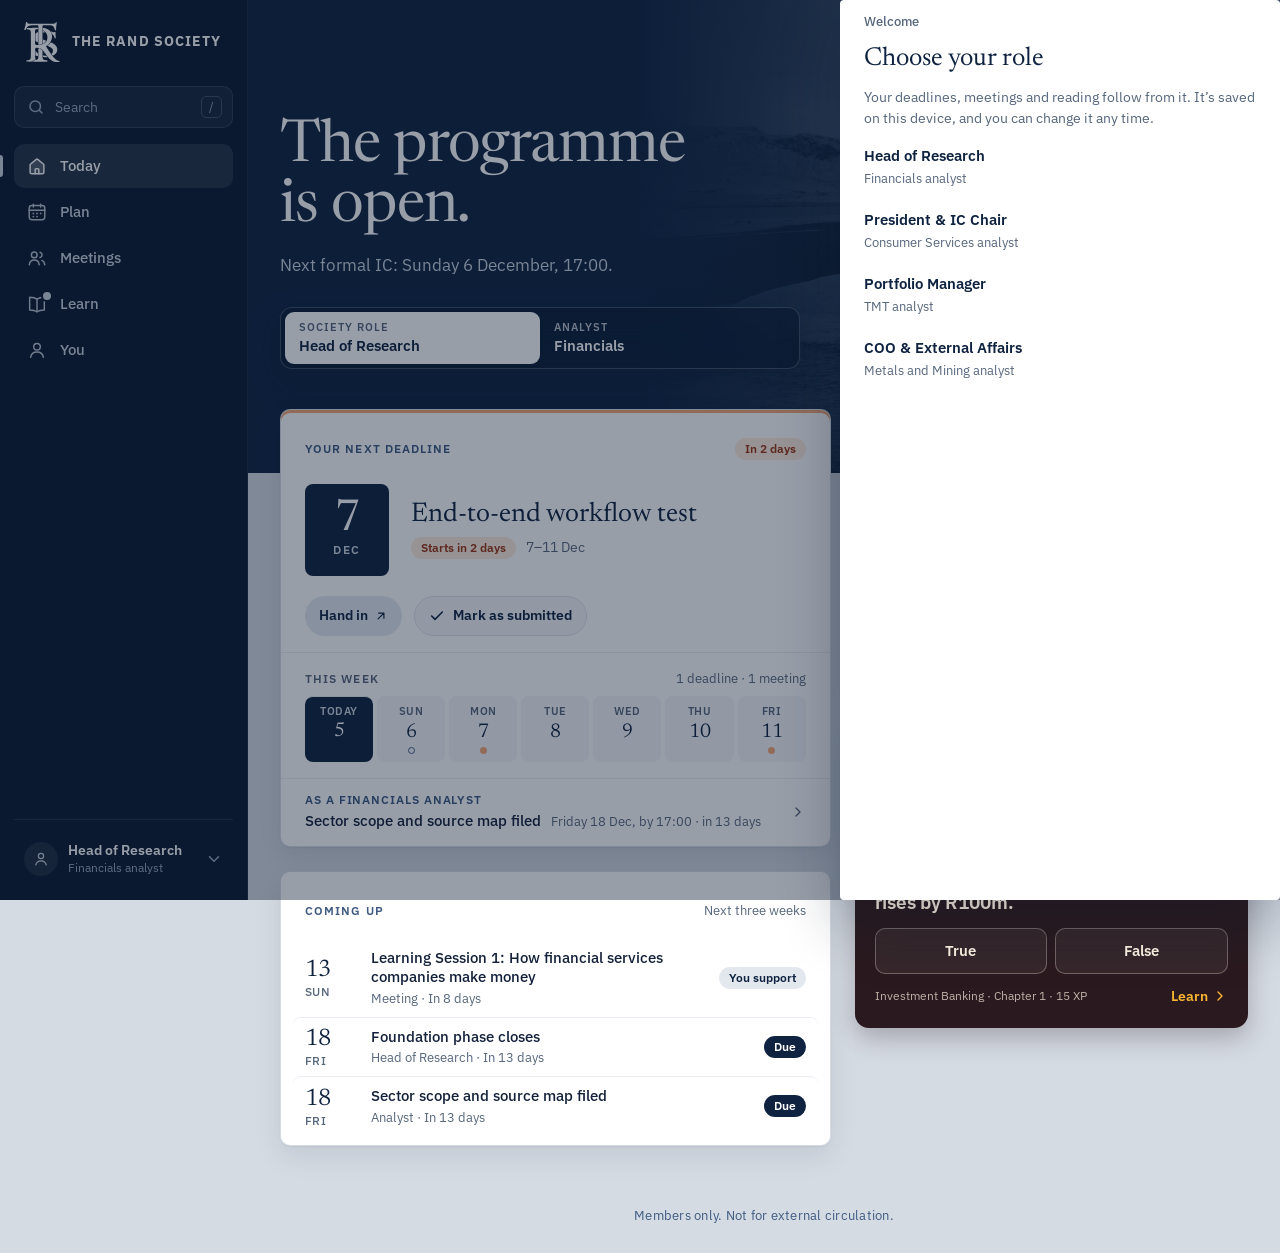
<file: index.html>
<!doctype html>
<html lang="en-ZA">
<head>
<meta charset="utf-8">
<meta name="viewport" content="width=device-width, initial-scale=1, viewport-fit=cover">
<title>The Rand Society</title>
<meta name="description" content="Members’ dashboard for The Rand Society.">
<meta name="robots" content="noindex, nofollow">
<meta name="theme-color" content="#0F2340">
<meta name="color-scheme" content="only light">
<meta name="apple-mobile-web-app-capable" content="yes">
<meta name="mobile-web-app-capable" content="yes">
<meta name="apple-mobile-web-app-status-bar-style" content="black-translucent">
<meta name="apple-mobile-web-app-title" content="Rand Society">
<link rel="manifest" href="manifest.webmanifest">
<link rel="icon" href="icons/favicon.svg" type="image/svg+xml">
<link rel="icon" href="icons/favicon-32.png" sizes="32x32" type="image/png">
<link rel="apple-touch-icon" href="icons/apple-touch-icon.png">
<link rel="preload" href="fonts/plex-sans-400.woff2" as="font" type="font/woff2" crossorigin>
<link rel="preload" href="fonts/newsreader.woff2" as="font" type="font/woff2" crossorigin>
<link rel="stylesheet" href="fonts/fonts.css">
<link rel="stylesheet" href="app.css">
<link rel="apple-touch-startup-image" href="splash/launch-750x1334.png" media="(device-width: 375px) and (device-height: 667px) and (-webkit-device-pixel-ratio: 2) and (orientation: portrait)">
<link rel="apple-touch-startup-image" href="splash/launch-828x1792.png" media="(device-width: 414px) and (device-height: 896px) and (-webkit-device-pixel-ratio: 2) and (orientation: portrait)">
<link rel="apple-touch-startup-image" href="splash/launch-1080x2340.png" media="(device-width: 360px) and (device-height: 780px) and (-webkit-device-pixel-ratio: 3) and (orientation: portrait)">
<link rel="apple-touch-startup-image" href="splash/launch-1170x2532.png" media="(device-width: 390px) and (device-height: 844px) and (-webkit-device-pixel-ratio: 3) and (orientation: portrait)">
<link rel="apple-touch-startup-image" href="splash/launch-1179x2556.png" media="(device-width: 393px) and (device-height: 852px) and (-webkit-device-pixel-ratio: 3) and (orientation: portrait)">
<link rel="apple-touch-startup-image" href="splash/launch-1206x2622.png" media="(device-width: 402px) and (device-height: 874px) and (-webkit-device-pixel-ratio: 3) and (orientation: portrait)">
<link rel="apple-touch-startup-image" href="splash/launch-1260x2736.png" media="(device-width: 420px) and (device-height: 912px) and (-webkit-device-pixel-ratio: 3) and (orientation: portrait)">
<link rel="apple-touch-startup-image" href="splash/launch-1284x2778.png" media="(device-width: 428px) and (device-height: 926px) and (-webkit-device-pixel-ratio: 3) and (orientation: portrait)">
<link rel="apple-touch-startup-image" href="splash/launch-1290x2796.png" media="(device-width: 430px) and (device-height: 932px) and (-webkit-device-pixel-ratio: 3) and (orientation: portrait)">
<link rel="apple-touch-startup-image" href="splash/launch-1320x2868.png" media="(device-width: 440px) and (device-height: 956px) and (-webkit-device-pixel-ratio: 3) and (orientation: portrait)">
<style>#splash{position:fixed;inset:0;z-index:100;display:flex;align-items:center;justify-content:center;background:#0F2340;transition:opacity 650ms cubic-bezier(.4,0,.2,1) 150ms}#splash.out{opacity:0;pointer-events:none}.sp-in{position:relative;display:flex;flex-direction:column;align-items:center;gap:22px;animation:spIn 900ms cubic-bezier(.2,.8,.2,1) backwards;transition:opacity 480ms ease,transform 800ms cubic-bezier(.4,0,.2,1)}#splash.out .sp-in{opacity:0;transform:scale(1.06)}.sp-mark{display:block;width:92px;height:auto}.sp-word{font:700 13px/1 'IBM Plex Sans',system-ui,-apple-system,'Segoe UI',Roboto,Arial,sans-serif;letter-spacing:.14em;color:#C9D1DC;white-space:nowrap;animation:spWord 800ms 300ms cubic-bezier(.2,.8,.2,1) backwards}.sp-load{position:absolute;left:50%;bottom:-30px;width:76px;height:2px;margin-left:-38px;border-radius:1px;background:rgba(201,209,220,.22);overflow:hidden}.sp-load i{display:block;height:100%;background:#C9D1DC;transform-origin:left center;animation:spLoad 1200ms cubic-bezier(.45,0,.25,1) 400ms both}.sp-slow{position:absolute;left:16px;right:16px;bottom:calc(32px + env(safe-area-inset-bottom,0px));margin:0;text-align:center;font:400 13px/1.4 system-ui,-apple-system,'Segoe UI',Roboto,Arial,sans-serif;color:#9AA8BB;opacity:0;animation:spSlow 300ms 9s forwards}@keyframes spIn{from{opacity:0;transform:translateY(10px) scale(.95)}to{opacity:1;transform:none}}@keyframes spWord{from{opacity:0;letter-spacing:.32em}to{opacity:1;letter-spacing:.14em}}@keyframes spLoad{from{transform:scaleX(0)}to{transform:scaleX(1)}}@keyframes spSlow{to{opacity:1}}.splash-quick .sp-in{animation-duration:320ms}.splash-quick .sp-word{animation:none}.splash-quick .sp-load i{animation-duration:420ms;animation-delay:60ms}.splash-quick #splash{transition-duration:420ms;transition-delay:60ms}.splash-quick .sp-in{transition-duration:280ms,420ms}@media (display-mode:standalone){.sp-in,.sp-word{animation:none}}@media (prefers-reduced-motion:reduce){.sp-in,.sp-word,.sp-load i{animation:none}#splash,.sp-in{transition-duration:150ms;transition-delay:0s}#splash.out .sp-in{transform:none}}</style>
</head>
<body>
<div id="splash" aria-hidden="true"><div class="sp-in"><svg class="sp-mark" viewBox="10 10 516 580" width="92" height="103"><path fill="#FFFFFF" fill-rule="evenodd" d="M484.2 590.7C484.2 590.6 481.6 590.4 478.5 590.3C472.8 590 464.6 589.2 461.9 588.7C461.1 588.6 459.3 588.2 458 587.9C456.7 587.6 455 587.2 454.2 587.1C453.5 587 452.3 586.8 451.6 586.6C450.9 586.4 449.2 586 447.9 585.7C440.2 584.1 428 579.8 420.5 576.1C412.2 572 406.6 568.4 398.8 562.4C392.6 557.6 392.2 557.3 389.5 554.8C379.6 545.8 369.9 535.8 362.6 527.1C361 525.2 358.8 522.6 357.7 521.4C356 519.3 349.5 511.3 348.4 509.7C346.7 507.5 343.6 503.5 342 501.5C337.7 496.2 336.1 494.1 334.8 492.2C332.4 488.9 328.3 483.6 324.4 478.6C320.9 474.2 317.3 469.6 310 460.1C308.4 458.1 306.4 455.5 305.5 454.4C303.6 452 300 447.4 295.8 441.8C292.1 436.9 289.3 433.5 286.3 430.1C285.1 428.8 282.9 426.2 281.5 424.5C277.3 419.4 270 412.4 263.8 407.4C261.9 405.9 258.6 403.6 254.8 401.2C252.9 400 245.4 395.8 245.1 395.8C245.1 395.8 243.7 395.2 242.2 394.5C237.7 392.4 232.1 390.6 225.5 388.9C218.4 387 218.3 387 209.1 386C192.5 384.1 182.3 385.5 175.3 390.4C171 393.4 169.4 395.3 168.3 398.6L167.7 400.6 L167.7 451.6C167.6 519.2 167.8 524.3 170.6 536.6C171.9 542.4 173.7 546.6 176.3 550.2C179.5 554.5 179.6 554.7 179.4 555.4C179.3 555.8 178.9 556.2 178.3 556.4C176.6 557.1 166.7 558.5 160 559C158.1 559.1 155.7 559.4 154.5 559.5C141.9 560.9 140.2 561.3 137.6 563.9C136.1 565.4 134.9 567.6 134.3 569.9C133.8 572.2 133.8 577.7 134.3 580.1C134.8 582 134.9 583.1 134.5 583.7C133.9 584.9 135.3 584.9 90.5 584.9C50.9 584.9 48.3 584.9 46.9 584.4C44.3 583.6 43.1 582 42.5 578.2C42.1 575.9 42.3 572.2 42.9 570.3C43.3 569 44.2 567.7 45 567.2C46 566.7 48.5 566.2 52.4 565.8C54.6 565.5 58.1 565 60.1 564.7C62.2 564.5 65.7 564 67.9 563.8C74.8 562.9 82.3 561 86.4 559.1C93.2 555.9 97.2 552.2 100.5 546.2C101.8 543.7 102.6 541.6 103.5 538C105 531.6 105.3 529.3 106.1 518.4C107.1 505.3 107.1 505.8 107.1 341.4C107.1 167.9 107.2 179.1 105.7 160.2C105.2 153 104.9 151 103.6 144.4C102 136.2 99.3 130.7 95.3 127C92.8 124.7 86.5 121.8 82.6 121.1C82.1 121 79.9 120.6 77.8 120.1C74 119.3 67.5 118.4 62.9 118.1C56.3 117.7 52.7 117 51.1 116C49.4 115 48 112 47.6 108.9C47.4 107 48 104.1 49 102C50.6 98.8 51.9 98.5 66.1 98C69.8 97.8 73.6 97.6 74.7 97.5C78.3 97.1 83.3 96.8 91.6 96.5C96.2 96.4 106.6 96 114.9 95.8C130.9 95.2 140.9 94.9 155.5 94.5C160.5 94.3 167.4 94.1 170.8 94C180.2 93.6 195 93.3 201.8 93.2L208 93.2 L208.8 94L209.6 94.7 L209.7 103.5C209.8 109.5 209.7 112.7 209.5 113.3C209 115.1 208.9 115.1 197.8 115.3C185.9 115.5 184.6 115.7 179.2 117.6C176 118.8 175 119.3 172.9 120.9C169.4 123.5 168.4 125.8 167.6 132.5C167.2 136.4 167.1 154.8 167.5 167.5C167.6 171.9 167.6 206.7 167.5 249.2C167.4 290 167.5 324.4 167.6 325.6C167.8 328.1 168.6 331.4 169.3 332.8C169.9 334 171.6 335.7 173.6 337C176.2 338.7 181.6 340.8 185.6 341.7C195 343.8 199 344.3 211.2 344.8C219.2 345.1 227.3 344.9 234.8 344.1C240.8 343.5 253.3 341.3 257.1 340.1C258.2 339.8 261 339 263.4 338.3C275.6 334.7 286 330.1 296.9 323.4C303.8 319.2 307.8 316.1 313.7 310.7C324.5 300.6 332.7 289.3 337.6 277.4C339.8 271.9 342.1 265 343.1 260.6C345.1 252 345.3 250.8 345.9 243.3C346.6 233 346.6 227.6 345.6 217.6C345.2 213.2 344.8 211 343.5 205.5C342.4 201.1 339.8 193 338.5 190.6C338.1 189.8 337.6 188.5 337.4 187.8C336.8 185.9 334.2 180.3 332.8 177.9C326.7 167.1 320.8 159.3 312.6 151.1C305 143.4 296.4 137.2 286.4 132.2C284.9 131.5 283.3 130.6 282.8 130.1C281.1 128.8 281.2 129.2 281.2 113.3C281.3 98 281.3 97.6 282.5 97C283.2 96.6 285.3 96.7 289.4 97.4C291.4 97.7 294.8 98.2 296.9 98.5C303.6 99.4 305.6 99.7 307.6 100.4C308.8 100.7 311.3 101.3 313.4 101.7C315.4 102.1 318.1 102.8 319.2 103.1C320.4 103.4 322.7 104 324.4 104.5C336.8 107.6 350.1 113.6 362.8 121.7C371.3 127.1 378.3 133 384.4 139.8C391.7 148 395.8 153.9 400.6 163C404.4 170.3 408.1 181.4 410.5 192.5C410.8 193.8 411.4 198 411.9 201.8L412.9 208.6 L412.9 219.6L412.9 230.6 L412.1 236.2C410.1 249.7 409.6 252.3 406.2 263.9C402.7 275.8 399.6 283.5 394 293.9C385.2 310.2 373.8 324.7 361 335.9C350.8 344.9 347.1 347.5 338.2 352.1C331.7 355.5 331.6 355.6 330.3 356.8C328.9 358.1 328.4 359.8 328.4 362.2C328.4 364.4 328.9 366.2 330.2 368.5C331.1 370.3 337 380.1 339.6 384.4C340.6 385.9 342.1 388.4 343 389.9C343.9 391.4 345.7 394.3 347 396.2C348.3 398.2 351.2 402.9 353.4 406.6C355.6 410.2 358.1 414.2 359 415.4C361.8 419.7 365.5 425.4 366.9 427.9C368.2 430.2 372.6 436.8 376.7 442.8C377.6 444.1 381 449.1 384.2 453.9C389.8 462.2 391.1 464.1 393.9 467.6C396 470.2 396.3 470.7 401.1 477.4C406.3 484.5 409.1 488.2 411.4 491C412.2 492 414.1 494.5 415.6 496.5C420.3 502.7 424.4 507.7 429 512.9C429.8 513.7 431.2 515.4 432.2 516.6C436.6 521.7 438.4 523.7 444.6 530.1C452.1 537.9 457.1 542.7 459.8 545C460.8 545.9 462.8 547.6 464.1 548.9C474.2 558.1 481.5 563.2 491.8 568.1C497.6 570.9 500.7 572.2 504.9 573.4C510.7 575.1 511.1 575.2 514.4 575.6C519 576.2 522.5 577 523.8 577.7C525.9 578.7 526.9 581.1 526.3 583.4C525 588.3 515.7 590.4 493.1 590.7C488.3 590.7 484.3 590.7 484.2 590.7ZM146.1 584.8C142.7 584.5 141.6 583.7 140.5 580.3C139.7 577.9 139.5 573.5 140.1 571.4C141.2 567.4 143.1 566.3 150.5 565.8C152.2 565.6 155.3 565.3 157.2 565C159.2 564.7 162.8 564.3 165.1 564.1C171.6 563.5 174.8 563.1 181.8 561.8C190.8 560 195.8 558.3 200.6 555.1C202.8 553.7 206.2 550.3 207.5 548.3C212.2 541.3 214.3 532.8 215 517.6C215.3 511 215.6 488.1 215.6 475.5C215.6 470.2 215.6 450.2 215.5 431C215.4 404.9 215.5 395.9 215.7 395.1C216.2 393.5 216.9 393.1 218.9 393.3C219.9 393.4 221.6 393.8 222.8 394.1C223.9 394.5 225.9 395 227.2 395.4C233.6 397 243.5 401.1 250.2 405C254.5 407.5 258.3 410.4 264.4 415.7C269.9 420.6 273.6 424.4 274.5 426C275.6 428.1 275.7 429 275.5 447C275.1 483.9 275.3 511.1 276.1 519.5C276.2 520.3 276.4 522.7 276.6 524.9C277.4 533.6 278.3 538.1 280 542.8C281.8 547.8 287.2 553.7 292.5 556.6C294.8 557.8 301.4 560.2 305.2 561.1C308.9 562.1 315.7 563.4 317.6 563.6C321.1 563.9 326.2 564.5 329.2 565C331 565.3 333.9 565.6 335.8 565.8C341.7 566.3 343.6 566.8 344.8 568.2C345.9 569.5 346.1 570.6 346.1 574C346.1 577.3 345.8 579 344.9 581.1C344.3 582.4 342.7 584 341.6 584.6C341 584.8 318.2 584.9 244.6 584.9C191.7 584.9 147.4 584.8 146.1 584.8ZM303.2 520.9C295.4 520.6 284.7 519.5 283.5 518.9C283.1 518.7 282.6 518.1 282.4 517.7C281.8 516.4 281.5 511.8 281.5 504.4L281.5 497.8 L282.1 497.1C282.7 496.4 282.8 496.4 284.4 496.4C285.4 496.4 287.7 496.7 289.6 497.1C293.8 497.9 295.1 498 304.1 498.2C308.6 498.4 314.5 498.4 320.7 498.2L330.2 497.9 L331.2 498.5C332.3 499.1 332.6 499.5 337.7 506C339.4 508.1 341.9 511.3 343.2 513C346.1 516.5 346.6 517.5 346.2 518.3C345.9 519 345.1 519.2 342 519.6C336 520.5 330.6 520.8 318.1 520.9C311.2 520.9 304.6 520.9 303.2 520.9ZM202.7 503.8C201.3 503.4 199.7 502.9 199.1 502.6C197.8 502.1 189 499.6 185.8 498.8C184.3 498.5 181.4 498.1 179.2 497.9C177.1 497.7 175.2 497.5 174.9 497.4C173.8 496.9 173.8 497.9 173.7 461.8C173.6 426.2 173.6 425.8 174.6 425.8C175.1 425.8 176.2 427.1 176.9 428.6C177.3 429.3 178 430.5 178.5 431.2C179 432 179.7 433.2 180.1 433.9C180.5 434.6 181.3 435.7 181.8 436.5C182.3 437.3 183.6 439 184.6 440.4C190.3 448.4 195.8 454.6 203.1 460.9C209 466.1 209 466.1 209.3 468.9C209.5 471.1 209.3 501.2 209.1 502.7C208.8 504.7 207.2 504.9 202.7 503.8ZM423.7 496.7C423.3 496.4 422 494.9 420.8 493.3C419.6 491.7 418.2 489.8 417.6 489.1C415.6 486.7 407.6 476.3 406.7 474.8C405.9 473.5 405.8 472.4 406.4 471.4C406.7 471.1 407.8 470 408.9 469C413.6 464.7 417.5 459.7 420.5 454.3C422.3 451 422.6 450.3 424 446.5C425.2 443.1 425.5 441.7 426.3 437.5C426.8 434.8 426.9 433.6 426.9 427.9C426.9 421.5 426.8 421.3 426.1 417.8C425.4 414.5 423.9 410.1 422.3 406.4C421.1 403.7 417.9 398.9 414.4 394.4C408.1 386.4 394 376.6 375.8 367.5C368.9 364.1 361.4 360.8 352.1 357.1C349.9 356.3 348.5 355.2 348.5 354.4C348.5 353.7 349.1 353.1 352.7 350.5C359.9 345.3 363.1 342.6 369.5 336.4C377.7 328.4 382.6 322.7 387.9 315.1C394.4 305.9 394.7 305.5 396.6 305.9C397.8 306.2 405.9 309.5 411.1 312C413.9 313.2 414.3 313.4 417.6 315.2C418.6 315.8 421.5 317.3 424 318.6C429.5 321.5 433.1 323.7 440.2 328.4C455.8 338.6 466.4 348.4 474.3 360C480.9 369.8 484.2 377.4 487.1 389.6C487.9 393.1 488.2 394.8 488.6 400.5C489.2 407.9 489.1 414.9 488.1 421.8C487.7 424.6 485.8 432.5 484.7 436C480.7 448 473.7 459.8 464.7 469.5C462.9 471.5 460.7 473.7 459.9 474.4C459 475.1 457.2 476.7 455.9 478C450.8 482.7 444.1 487.4 434.6 492.8C426.6 497.4 425.1 497.9 423.7 496.7ZM217.1 338.8C216.8 338.6 216.3 338.2 216 337.9L215.5 337.1 L215.6 251.5C215.9 64.9 215.9 71.5 214.7 65.5C213.9 61.7 212.2 59.6 208.9 58.4C205.3 57.1 200.9 56.9 172.8 56.4C145.4 55.8 123.3 55.8 119.9 56.2C108.6 57.6 100.8 58.9 97.8 59.8C96.9 60.1 94.8 60.7 93 61.1C91.3 61.6 88.9 62.4 87.5 63C86.2 63.5 84.7 64.1 84.1 64.2C82.3 64.8 74.9 68.4 72.6 69.7C69.7 71.5 66.8 73.6 63.1 76.5C55.8 82.4 52.4 86.2 45.2 96.2C40.3 103.1 38 107.2 32.2 118.8C29 125.3 28.1 126.4 25.6 127.3C24.1 127.7 23.6 127.8 21.5 127.7C19 127.5 15.2 126.6 13.5 125.8C12.1 125 10.8 123.7 10.5 122.5C10.2 121.6 10.2 121.2 10.9 118.9C11.2 117.5 11.9 115.2 12.4 113.9C12.8 112.5 13.6 110 14.1 108.4C14.6 106.7 15.5 103.7 16.1 101.8C18.4 94.3 19 92 19.9 88.5C20.4 86.5 21.2 83.6 21.6 82.1C22.1 80.6 22.8 77.9 23.1 76.2C23.5 74.5 24.1 71.9 24.6 70.4C25.1 68.9 25.8 66.1 26.2 64.2C26.7 62.4 27.3 60 27.6 58.9C28.9 54.5 33.4 33.5 36.1 18.4C36.6 15.8 37.2 13.4 37.4 13C38.3 11.3 41.2 10.4 45.4 10.6C49.6 10.7 50.6 11.4 51.8 15.1C54.1 22.4 59.5 27.9 67.4 30.9C72.1 32.8 74 33.1 84.8 34.5L89.1 35.1 L257.8 35.2C379.3 35.3 428 35.2 432.1 35C440.7 34.6 448.9 33.4 452.6 32.1C459.5 29.6 463.5 26.2 468.3 18.4C471.4 13.5 472 13.1 476.7 13.3C481 13.5 483 14.5 483.4 16.4C483.6 17.2 482.7 22.6 481.6 27.4C480.7 31.3 479.6 37.2 479.1 40.5C478.9 42.1 478.5 44.4 478.2 45.6C477.9 46.9 477.6 49.4 477.4 51.2C477 55 475.6 65.9 475.3 67.7C474.9 69.5 474.2 78.3 473.5 88.4C473.4 90.4 473.1 93.6 473 95.4C472.7 100.1 472.4 109.9 472.4 119.5C472.4 129.3 472.5 128.8 469.7 130.2C467.7 131.2 465.2 131.6 461.6 131.4C459.3 131.3 458.5 131.2 457.4 130.7C454.8 129.5 454.1 128.3 453.4 123.4C452.9 120.5 451.4 113.1 450.9 110.9C450 107.7 447.9 101.3 446.9 98.9C446.3 97.5 445.7 96.1 445.6 95.8C445.4 94.9 442.1 88.8 440.8 86.6C438.1 82.4 432.4 75.6 429.1 72.9C423.2 68.1 414.3 63.5 406.7 61.4C405.4 61 403.4 60.4 402.1 60C399.6 59.2 394.9 58.3 387.6 57.4C385 57 381.6 56.6 380 56.4C373 55.5 364.4 55.3 344.2 55.7C308.4 56.5 288.5 57.1 285.6 57.6C282.3 58.2 280.5 59 279 60.7C278.3 61.4 277.6 62.4 277.4 62.8C276.9 63.8 276.1 67.2 275.8 69.9C275.3 73.9 274.9 100.1 275.1 122.5C275.2 134.4 275.3 185.1 275.3 235.2C275.3 326 275.3 326.2 274.8 327.2C274.1 328.5 273.2 328.9 266.6 331.1C259.2 333.5 255.9 334.5 253.5 334.9C252.3 335.1 249.6 335.6 247.5 336.1C240.4 337.5 238.9 337.7 234.6 338.1C232.3 338.3 229.3 338.6 228 338.8C225.1 339 217.8 339 217.1 338.8ZM282 323.3C281.8 323 281.5 322.4 281.4 321.9C281.3 321.5 281.3 308.9 281.3 294C281.4 271.3 281.4 266.8 281.7 266.2C282.2 265.4 282.5 265.3 283.3 265.2C284.1 265.2 289.3 267.1 292.2 268.4C294.6 269.5 301.5 272.2 305.1 273.4C306.6 273.9 308.2 274.4 308.5 274.6C308.9 274.8 310.2 275.3 311.5 275.6C312.8 276 314.5 276.6 315.4 276.9C316.2 277.3 318.1 277.9 319.6 278.4C323.3 279.5 326.4 280.8 327.2 281.5C328.2 282.5 328.1 283 325.4 287.4C323.8 290.1 320.9 294.1 317.8 297.8C315.1 300.9 307.8 308.3 305.8 309.9C299.9 314.3 297.9 315.7 293.9 318.1C284.1 323.9 283.1 324.3 282 323.3ZM205.9 304.2C197.8 300.4 183.9 290.6 176.8 283.7C173.9 280.9 173.9 281 173.7 273.6C173.6 270.2 173.5 247.8 173.6 223.9C173.6 183.1 173.7 180.3 174.1 179.6C176.7 174.8 192.4 163.3 203.9 157.8C208.3 155.8 208.9 155.9 209.3 159.4C209.6 162.2 209.5 300.6 209.3 302.6C209 304.9 208.2 305.2 205.9 304.2ZM455 247.2C453.5 246.6 452.8 245.5 451.4 241.6C450.9 240.2 450.3 238.4 449.9 237.5C449.6 236.6 448.8 234.5 448.1 232.9C444.8 223.8 439.4 212.8 435.2 206.2C430.2 198.5 427.9 195.9 418.8 187.7C417.3 186.4 415.9 185 415.7 184.5C415.4 184.1 414.6 182 414 179.9C411.2 171.1 407 161.8 402.1 153.5C399.5 149.1 399 147.9 399.5 147.3C400.1 146.7 402.3 147.1 406.9 148.5C409.2 149.2 412 150 413.2 150.3C416.1 151.1 425.2 154 425.8 154.3C426.7 154.7 437.7 157.8 439.9 158.2C441.3 158.4 443.6 158.6 446.1 158.6C450.6 158.6 451.1 158.5 454.2 156.7C455.7 155.9 456.4 155.6 457.6 155.5C460.5 155.3 463.7 156.8 464.5 158.7C464.8 159.6 464.8 162.1 464.2 173C464 178.3 464 181.2 464.2 189C464.4 194.1 464.6 199.9 464.8 201.8C465.4 212.3 465.9 217.1 466.6 222.9C468 233.7 468.6 240.1 468.5 242.2C468.4 243.8 468.3 244.1 467.5 244.9C466.5 245.9 465.3 246.3 461.6 247C458.7 247.5 456 247.6 455 247.2ZM282.6 163C282.2 162.9 281.9 162.4 281.7 162.1C281.3 161.1 281.1 143.4 281.5 141.3C282.1 138.2 284.2 137.9 288.6 140.4C295.9 144.6 304 151 308.9 156.4C312.6 160.6 312.4 160.7 302.6 161C294.5 161.3 290.2 161.7 285.8 162.9C284.2 163.3 283.4 163.3 282.6 163Z"/></svg><span class="sp-word">THE RAND SOCIETY</span><span class="sp-load"><i></i></span></div><p class="sp-slow">Taking longer than usual. Check your connection.</p></div><script>(function(){var c=document.documentElement.classList;c.add("splashing");try{var d=new Intl.DateTimeFormat("en-CA",{timeZone:"Africa/Johannesburg"}).format(new Date());if(localStorage.getItem("trs-day")===d){c.add("splash-quick");c.add("compact-head")}localStorage.setItem("trs-day",d)}catch(e){}})()</script><noscript><style>#splash{display:none}</style></noscript>
<div id="app"><div class="boot">Loading the members’ dashboard…</div></div>
<noscript><p class="boot">This dashboard needs JavaScript. Turn it on in your browser settings, then reload the page.</p></noscript>
<script>window.TRS_PWA = true;</script>
<script src="vendor/preact.min.js"></script>
<script src="vendor/hooks.umd.js"></script>
<script src="vendor/htm.umd.js"></script>
<script src="app.js"></script>
<script>
if ('serviceWorker' in navigator && (location.protocol === 'https:' || location.hostname === 'localhost')) {
  var hadSW = !!navigator.serviceWorker.controller;
  navigator.serviceWorker.addEventListener('controllerchange', function () { if (hadSW) window.dispatchEvent(new Event('trs-update')); hadSW = true; });
  window.addEventListener('load', function () {
    navigator.serviceWorker.register('sw.js', { updateViaCache: 'none' }).then(function (reg) {
      document.addEventListener('visibilitychange', function () { if (document.visibilityState === 'visible' && reg && reg.update) reg.update().catch(function () {}); });
    }).catch(function () {});
  });
}
</script>
</body>
</html>
</file>
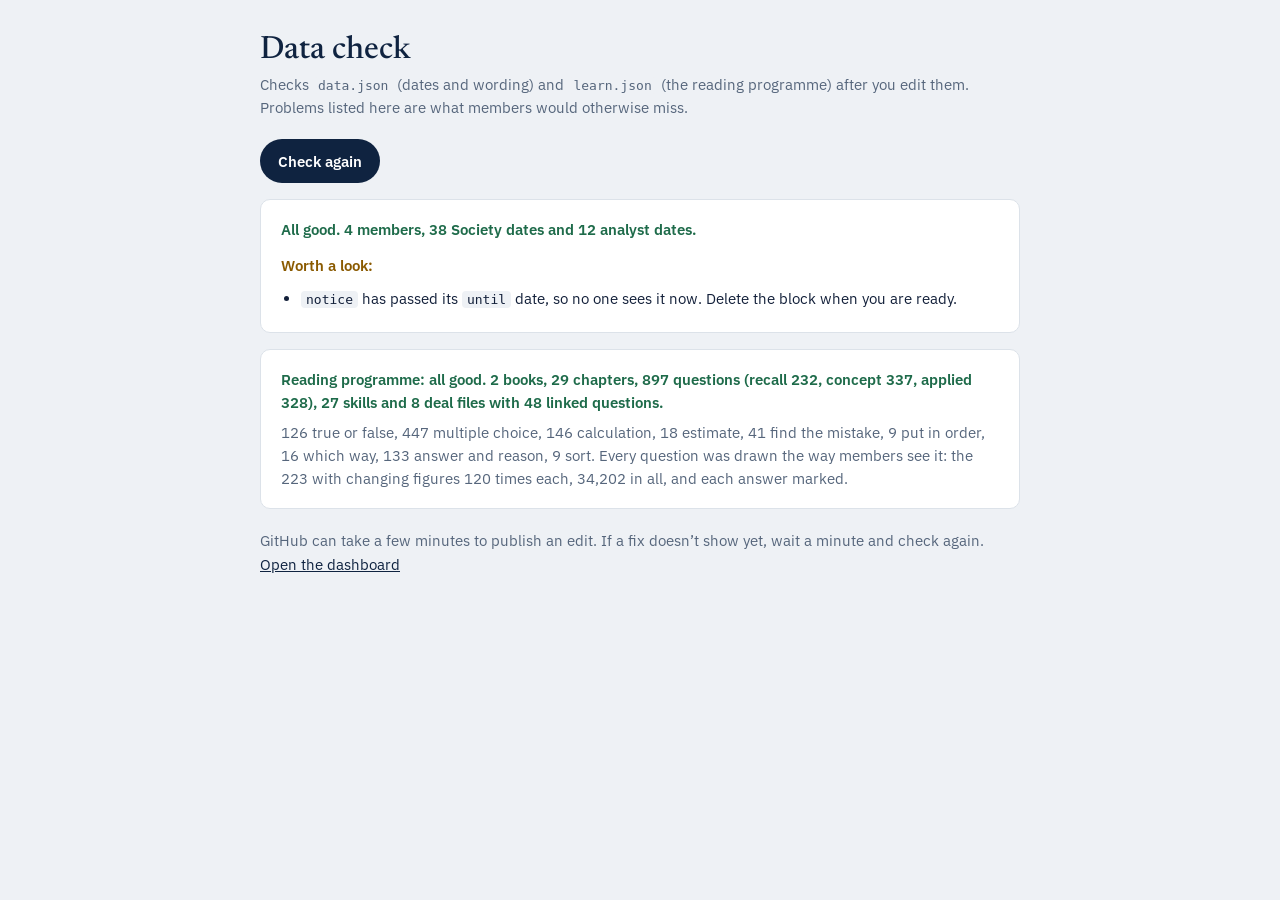
<file: check.html>
<!doctype html>
<html lang="en-ZA">
<head>
<meta charset="utf-8">
<meta name="viewport" content="width=device-width, initial-scale=1">
<meta name="robots" content="noindex, nofollow">
<title>Data Check</title>
<link rel="icon" href="icons/favicon.svg" type="image/svg+xml">
<link rel="stylesheet" href="fonts/fonts.css">
<style>
:root{--navy:#0F2340;--ink:#13203A;--muted:#56667C;--line:#DCE2E9;--page:#EEF1F5;--ok:#1E6B4A;--bad:#A3262A;--warn:#8A5A00}
body{margin:0;background:var(--page);color:var(--ink);font:15px/1.55 'IBM Plex Sans',system-ui,-apple-system,'Segoe UI',Roboto,Arial,sans-serif}
main{max-width:760px;margin:0 auto;padding:32px 16px 48px}
h1{margin:0 0 4px;font:500 32px/1.15 'Newsreader',Georgia,'Times New Roman',serif;color:var(--navy)}
p{margin:0}
.lead{color:var(--muted);margin-bottom:20px}
.box{background:#fff;border:1px solid var(--line);border-radius:10px;padding:18px 20px;margin-top:16px}
.ok{color:var(--ok);font-weight:600}.bad{color:var(--bad);font-weight:600}.warn{color:var(--warn);font-weight:600}
ul{margin:10px 0 0;padding-left:20px}li{margin:4px 0}
code{font:13px/1.4 ui-monospace,Menlo,Consolas,monospace;background:var(--page);padding:1px 5px;border-radius:4px}
button{font:inherit;min-height:44px;padding:0 18px;border:0;border-radius:999px;background:var(--navy);color:#fff;font-weight:600;cursor:pointer}
a{color:var(--navy)}
</style>
</head>
<body>
<main>
  <h1>Data check</h1>
  <p class="lead">Checks <code>data.json</code> (dates and wording) and <code>learn.json</code> (the reading programme) after you edit them. Problems listed here are what members would otherwise miss.</p>
  <button id="run" type="button">Check again</button>
  <div id="out" class="box" aria-live="polite">Checking…</div>
  <div id="learn" class="box" aria-live="polite">Checking the reading programme…</div>
  <p class="lead" style="margin-top:20px">GitHub can take a few minutes to publish an edit. If a fix doesn’t show yet, wait a minute and check again. <a href="./">Open the dashboard</a></p>
</main>
<div id="app" hidden></div>
<script>window.TRS_CHECK = true;</script>
<script src="vendor/preact.min.js"></script>
<script src="vendor/hooks.umd.js"></script>
<script src="vendor/htm.umd.js"></script>
<script src="app.js"></script>
<script>
(function () {
  var out = document.getElementById('out');
  function esc(s) { return String(s).replace(/[&<>]/g, function (c) { return { '&': '&amp;', '<': '&lt;', '>': '&gt;' }[c]; }); }
  function day(s) { var m = /^(\d{4})-(\d{2})-(\d{2})$/.exec(String(s || '')); if (!m) return NaN; var t = Date.UTC(+m[1], +m[2] - 1, +m[3]); var d = new Date(t); return d.getUTCDate() === +m[3] ? t : NaN; }
  function where(text, err) {
    var msg = String(err && err.message || err), pos = /position (\d+)/.exec(msg), lc = /line (\d+) column (\d+)/.exec(msg);
    if (lc) return 'line ' + lc[1] + ', column ' + lc[2];
    if (!pos) return '';
    var before = text.slice(0, +pos[1]).split('\n');
    return 'line ' + before.length + ', column ' + (before[before.length - 1].length + 1);
  }
  function check(D) {
    var errs = [], warns = [], ids = {}, keys = {};
    if (!Array.isArray(D.members) || !D.members.length) errs.push('<code>members</code> must be a list with at least one member.');
    (D.members || []).forEach(function (m, i) {
      var at = 'Member ' + (i + 1);
      if (!m.id) errs.push(at + ' has no <code>id</code>.'); else ids[m.id] = m;
      ['role', 'sector', 'link'].forEach(function (k) { if (!m[k]) errs.push(at + ' (' + esc(m.id || '?') + ') has no <code>' + k + '</code>.'); });
      if (m.cycle && !(D.cycles || {})[m.cycle]) errs.push(at + ' (' + esc(m.id) + ') is in cycle <code>' + esc(m.cycle) + '</code>, which is not defined under <code>cycles</code>.');
    });
    var T = D.term || {};
    ['start', 'protectedEnd', 'resume', 'recessStart', 'recessEnd', 'fullProduction', 'close'].forEach(function (k) { if (isNaN(day(T[k]))) errs.push('<code>term.' + k + '</code> must be a real date written YYYY-MM-DD.'); });
    if (T.defaultTime && !/^([01]\d|2[0-3]):[0-5]\d$/.test(T.defaultTime)) errs.push('<code>term.defaultTime</code> must look like 17:00.');
    if (D.notice && (!D.notice.id || !D.notice.text)) errs.push('<code>notice</code> needs both an <code>id</code> and a <code>text</code>.');
    if (D.notice && D.notice.until && isNaN(day(D.notice.until))) errs.push('<code>notice.until</code> must be a YYYY-MM-DD date.');
    if (D.notice && D.notice.points != null && !(Array.isArray(D.notice.points) && D.notice.points.every(function (t) { return typeof t === 'string'; }))) errs.push('<code>notice.points</code> must be a list of lines of text.');
    if (D.notice && D.notice.until && !isNaN(day(D.notice.until)) && day(D.notice.until) < day(new Intl.DateTimeFormat('en-CA', { timeZone: 'Africa/Johannesburg' }).format(new Date()))) warns.push('<code>notice</code> has passed its <code>until</code> date, so no one sees it now. Delete the block when you are ready.');
    if (D.site && D.site.url && !/^https:\/\//.test(D.site.url)) errs.push('<code>site.url</code> must start with https://');
    if (D.site && D.site.teams && !/^https:\/\//.test(D.site.teams)) errs.push('<code>site.teams</code> must be a full https:// Teams link.');
    if (D.site && D.site.submit && !/^https:\/\//.test(D.site.submit)) errs.push('<code>site.submit</code> must be a full https:// link to the folder where Members hand in work.');
    Object.keys(D.photos || {}).forEach(function (k) {
      var v = D.photos[k], src = typeof v === 'string' ? v : v && v.src, okp = /^img\/[\w.\-\/]+\.(webp|jpe?g|png|avif)$/i;
      if (['plan', 'meetings', 'learn', 'you', 'role', 'guide'].indexOf(k) < 0) warns.push('<code>photos.' + esc(k) + '</code> is not a section (use plan, meetings, learn or you).');
      if (!okp.test(src || '')) errs.push('<code>photos.' + esc(k) + '</code> must point to a picture in the img folder, such as <code>img/plan.webp</code>.');
      if (v && v.phone && !okp.test(v.phone)) errs.push('<code>photos.' + esc(k) + '.phone</code> must point to a picture in the img folder.');
    });
    function events(list, name) {
      if (!Array.isArray(list)) { errs.push('<code>' + name + '</code> must be a list.'); return 0; }
      list.forEach(function (e, i) {
        var at = name + ' item ' + (i + 1) + (e && e.key ? ' (<code>' + esc(e.key) + '</code>)' : '');
        if (!e || !e.key) { errs.push(at + ' has no <code>key</code>.'); return; }
        if (keys[e.key]) errs.push(at + ' reuses the key <code>' + esc(e.key) + '</code>. Every key must be different.');
        keys[e.key] = true;
        var s = day(e.date);
        if (isNaN(s)) errs.push(at + ': <code>date</code> must be a real date written YYYY-MM-DD.');
        if (e.end != null && (isNaN(day(e.end)) || day(e.end) < s)) errs.push(at + ': <code>end</code> must be a YYYY-MM-DD date on or after <code>date</code>.');
        if (['deadline', 'meeting', 'marker'].indexOf(e.type) < 0) errs.push(at + ': <code>type</code> must be deadline, meeting or marker.');
        if (e.time && !/^([01]\d|2[0-3]):[0-5]\d$/.test(e.time)) errs.push(at + ': <code>time</code> must look like 17:00.');
        // a meeting may name its own start and end; without them it runs 17:00 to 18:30
        if (e.endTime != null) {
          if (e.type !== 'meeting') warns.push(at + ': <code>endTime</code> only counts on meetings.');
          else if (!/^([01]\d|2[0-3]):[0-5]\d$/.test(e.endTime)) errs.push(at + ': <code>endTime</code> must look like 18:30.');
          else if (e.endTime <= (e.time || '17:00')) errs.push(at + ': <code>endTime</code> must be after the start (' + esc(e.time || '17:00') + ').');
        }
        if (e.type === 'meeting' && e.time && !e.endTime) warns.push(at + ': this meeting starts at ' + esc(e.time) + ' but has no <code>endTime</code>, so it is shown as 90 minutes.');
        if (!e.title) errs.push(at + ' has no <code>title</code>.');
        if (e.who && ['all', 'some'].indexOf(e.who) < 0) errs.push(at + ': <code>who</code> must be all or some.');
        if (e.cycle && !(D.cycles || {})[e.cycle]) errs.push(at + ': cycle <code>' + esc(e.cycle) + '</code> is not defined.');
        Object.keys(e.roles || {}).forEach(function (r) {
          if (!ids[r]) errs.push(at + ': <code>roles</code> names <code>' + esc(r) + '</code>, which is not a member id.');
          if (['lead', 'support'].indexOf(e.roles[r]) < 0) errs.push(at + ': role <code>' + esc(r) + '</code> must be lead or support.');
        });
        ['titleBy', 'detailBy', 'labelBy'].forEach(function (k) { Object.keys(e[k] || {}).forEach(function (r) { if (!ids[r]) warns.push(at + ': <code>' + k + '</code> names <code>' + esc(r) + '</code>, which is not a member id.'); }); });
        if (!e.who && !Object.keys(e.roles || {}).length) warns.push(at + ' has no <code>who</code> and no <code>roles</code>, so nobody sees it.');
        Object.keys(e.status || {}).forEach(function (r) {
          if (!ids[r]) warns.push(at + ': <code>status</code> names <code>' + esc(r) + '</code>, which is not a member id.');
          if (['accepted', 'minor', 'revise', 'incomplete'].indexOf(e.status[r]) < 0) errs.push(at + ': <code>status</code> for <code>' + esc(r) + '</code> must be accepted, minor, revise or incomplete.');
        });
        if (e.link && !/^https:\/\//.test(e.link)) errs.push(at + ': <code>link</code> must be a full https:// address.');
        if (e.links != null) {
          if (!Array.isArray(e.links)) errs.push(at + ': <code>links</code> must be a list.');
          else {
            e.links.forEach(function (l, j) { if (!l || !l.label || !/^https:\/\/\S+$/.test(l.url || '')) errs.push(at + ': link ' + (j + 1) + ' needs a <code>label</code> and a full https:// <code>url</code>.'); });
            if (e.links.length > 4) warns.push(at + ' has ' + e.links.length + ' links; the app shows the first four.');
          }
        }
        // the Concept of the Meeting slot (a member id) and the attendance record after the meeting
        if (e.concept != null) {
          if (e.type !== 'meeting') warns.push(at + ': <code>concept</code> only counts on meetings.');
          if (!ids[e.concept]) errs.push(at + ': <code>concept</code> must be a member id (hor, pres, pm or coo).');
        }
        if (e.attendance != null) {
          if (e.type !== 'meeting') warns.push(at + ': <code>attendance</code> only counts on meetings.');
          Object.keys(e.attendance || {}).forEach(function (r) {
            if (!ids[r]) warns.push(at + ': <code>attendance</code> names <code>' + esc(r) + '</code>, which is not a member id.');
            if (['present', 'excused', 'absent'].indexOf(e.attendance[r]) < 0) errs.push(at + ': <code>attendance</code> for <code>' + esc(r) + '</code> must be present, excused or absent.');
          });
          if (!isNaN(s) && s > day(new Intl.DateTimeFormat('en-CA', { timeZone: 'Africa/Johannesburg' }).format(new Date()))) warns.push(at + ' has an <code>attendance</code> record but has not happened yet.');
        }
        if (e.preread != null) {
          var pr = day(e.preread);
          if (e.type !== 'meeting') warns.push(at + ': <code>preread</code> only shows on meetings.');
          if (isNaN(pr)) errs.push(at + ': <code>preread</code> must be a real date written YYYY-MM-DD.');
          else if (!isNaN(s) && pr >= s) errs.push(at + ': <code>preread</code> must be before the meeting date.');
        }
      });
      return list.length;
    }
    var ns = events(D.society, 'society'), na = events(D.analyst || [], 'analyst');
    // one Concept of the Meeting per Member
    var slots = {}; (D.society || []).forEach(function (e) { if (e && e.type === 'meeting' && e.concept) (slots[e.concept] = slots[e.concept] || []).push(e.key); });
    (D.members || []).forEach(function (m) {
      var n = (slots[m.id] || []).length;
      if (!n) warns.push('No meeting has <code>"concept": "' + esc(m.id) + '"</code>, so that Member’s Concept of the Meeting shows as to be confirmed.');
      else if (n > 1) warns.push('<code>' + esc(m.id) + '</code> presents the Concept of the Meeting at ' + n + ' meetings (' + slots[m.id].map(esc).join(', ') + '); the app shows the first.');
    });
    // the decision register
    if (D.decisions != null && !Array.isArray(D.decisions)) errs.push('<code>decisions</code> must be a list.');
    (Array.isArray(D.decisions) ? D.decisions : []).forEach(function (d, i) {
      var at = 'decision ' + (i + 1) + (d && d.id ? ' (<code>' + esc(d.id) + '</code>)' : '');
      if (!d || !d.id || !d.title) { errs.push(at + ' needs an <code>id</code> and a <code>title</code>.'); return; }
      if (isNaN(day(d.date))) errs.push(at + ': <code>date</code> must be a real date written YYYY-MM-DD.');
      if (['approved', 'rejected', 'deferred', 'noted'].indexOf(d.outcome) < 0) errs.push(at + ': <code>outcome</code> must be approved, rejected, deferred or noted.');
      if (d.meeting && !keys[d.meeting]) errs.push(at + ': <code>meeting</code> names <code>' + esc(d.meeting) + '</code>, which is not a date key.');
      if (d.owner && !ids[d.owner]) warns.push(at + ': <code>owner</code> is not a member id.');
      if (d.review != null && (isNaN(day(d.review)) || day(d.review) <= day(d.date))) errs.push(at + ': <code>review</code> must be a YYYY-MM-DD date after the decision.');
    });
    if (D.term && D.term.attendance != null && !(typeof D.term.attendance === 'number' && D.term.attendance > 0 && D.term.attendance <= 100)) errs.push('<code>term.attendance</code> must be a percentage, such as 70.');
    // reviewer lists: each row names analyst keys; {cycle} becomes each member's pitch cycle
    var akeys = {}; (D.analyst || []).forEach(function (e) { if (e && e.key) akeys[e.key] = true; });
    Object.keys(D.reviewQueues || {}).forEach(function (r) {
      var q = D.reviewQueues[r];
      if (!ids[r]) errs.push('<code>reviewQueues</code> names <code>' + esc(r) + '</code>, which is not a member id.');
      if (!Array.isArray(q)) { errs.push('<code>reviewQueues.' + esc(r) + '</code> must be a list.'); return; }
      q.forEach(function (row, i) {
        var at = 'reviewQueues.' + esc(r) + ' row ' + (i + 1);
        if (!row || !row.what) errs.push(at + ' has no <code>what</code>.');
        ['arrives', 'due', 'doneOn'].forEach(function (k) {
          if (!row || (k !== 'doneOn' && !row[k])) { if (k !== 'doneOn') errs.push(at + ' has no <code>' + k + '</code>.'); return; }
          if (!row[k]) return;
          Object.keys(D.cycles || { A: 1 }).forEach(function (c) {
            var key = String(row[k]).replace('{cycle}', c);
            if (!akeys[key]) errs.push(at + ': <code>' + k + '</code> points to <code>' + esc(key) + '</code>, which is not an analyst key.');
          });
        });
      });
    });
    // readiness checklists: each names the date keys it belongs to
    var ck = {};
    if (D.checklists != null && !Array.isArray(D.checklists)) errs.push('<code>checklists</code> must be a list.');
    (Array.isArray(D.checklists) ? D.checklists : []).forEach(function (c, i) {
      var at = 'checklists item ' + (i + 1) + (c && c.id ? ' (<code>' + esc(c.id) + '</code>)' : '');
      if (!c || !c.id) { errs.push(at + ' has no <code>id</code>.'); return; }
      if (ck[c.id]) errs.push(at + ' reuses the id <code>' + esc(c.id) + '</code>.'); ck[c.id] = true;
      if (!c.title) warns.push(at + ' has no <code>title</code>.');
      if (!Array.isArray(c.items) || !c.items.length) errs.push(at + ' needs a list of <code>items</code>.');
      if (!Array.isArray(c.for) || !c.for.length) errs.push(at + ' needs <code>for</code>: the date keys it belongs to.');
      else c.for.forEach(function (k) { if (!keys[k] && !Object.keys(D.cycles || { A: 1 }).some(function (cy) { return keys[String(k).replace('{cycle}', cy)]; })) errs.push(at + ': <code>for</code> names <code>' + esc(k) + '</code>, which is not a date key.'); });
    });
    if (D.library != null && !Array.isArray(D.library)) errs.push('<code>library</code> must be a list.');
    (Array.isArray(D.library) ? D.library : []).forEach(function (l, i) { if (!l || !l.title || !/^https:\/\/\S+$/.test(l.url || '')) errs.push('library item ' + (i + 1) + ' needs a <code>title</code> and a full https:// <code>url</code>.'); });
    return { errs: errs, warns: warns, ns: ns, na: na, nm: (D.members || []).length };
  }
  // learn.json: books, chapters, levels, rules, skills, deal files and the question bank. The structure is checked here;
  // then every question is drawn with the app's own engine (loaded from app.js), so what passes here works in the app.
  var TYPES = { tf: 'true or false', mcq: 'multiple choice', num: 'calculation', est: 'estimate', err: 'find the mistake', order: 'put in order', dir: 'which way', two: 'answer and reason', sort: 'sort' };
  var IN = { '': 1, R: 1, Rm: 1, Rbn: 1, m: 1, x: 1, '%': 1 };
  var SLOTS = /^(num|err|est|mcq3|c|r|case\d)$/;
  var DRAWS = 120;
  function idx(n, list) { return n >= 0 && n % 1 === 0 && Array.isArray(list) && n < list.length; }
  function dupes(list) { return (list || []).some(function (x, k) { return list.indexOf(x) !== k; }); }
  function checkQ(q, at, units, books, skills, errs, warns, inCase) {
    var t = q.type;
    if (!TYPES[t]) { errs.push(at + ': <code>type</code> must be one of ' + Object.keys(TYPES).join(', ') + '.'); return; }
    if (!inCase && !units[q.unit] && !(q.sample && books[q.book])) errs.push(at + ': <code>unit</code> must be a chapter id.');
    if (q.tier != null && [1, 2, 3].indexOf(q.tier) < 0) errs.push(at + ': <code>tier</code> must be 1, 2 or 3.');
    if (!q.q) errs.push(at + ' has no question text (<code>q</code>).');
    if (!q.why) warns.push(at + ' has no explanation (<code>why</code>).');
    if (q.skill && !skills[q.skill]) errs.push(at + ': skill <code>' + esc(q.skill) + '</code> is not in <code>skills</code>.');
    if (t === 'tf' && typeof q.answer !== 'boolean') errs.push(at + ': a true/false <code>answer</code> must be true or false.');
    if (t === 'mcq' || t === 'two') {
      if (!Array.isArray(q.options) || q.options.length < 2) errs.push(at + ' needs at least two <code>options</code>.');
      else {
        if (!idx(q.answer, q.options)) errs.push(at + ': <code>answer</code> must be the number of the right option, counting from 0.');
        if (dupes(q.options)) errs.push(at + ' repeats an option.');
        if (q.miss && q.miss.length !== q.options.length) warns.push(at + ': <code>miss</code> should have one entry per option (null for the right one).');
        var lens = q.options.map(function (o) { return String(o).length; }), r = lens[q.answer];
        if (q.options.length > 2 && lens.every(function (n, k) { return k === q.answer || r >= n + 12; })) warns.push(at + ': the right option is much longer than the others, which gives it away.');
      }
    }
    if (t === 'two' && !(q.reason && Array.isArray(q.reason.options) && idx(q.reason.answer, q.reason.options))) errs.push(at + ' needs a <code>reason</code> with <code>options</code> and the right <code>answer</code>.');
    if (t === 'num' || t === 'est') {
      if (q.ans == null) errs.push(at + ' needs <code>ans</code> (the formula for the answer).');
      if (!IN[q['in'] || '']) errs.push(at + ': <code>in</code> must be one of R, Rm, Rbn, m, x, % or left out.');
      if (q.dp != null && !(q.dp >= 0 && q.dp <= 3 && q.dp % 1 === 0)) errs.push(at + ': <code>dp</code> (decimal places) must be 0 to 3.');
      (q.steps || []).forEach(function (st, k) { if (!st || !st.t || st.v == null) errs.push(at + ': step ' + (k + 1) + ' needs <code>t</code> (what it is) and <code>v</code> (its formula).'); });
      if (q.ask && !(Array.isArray(q.ask.options) && idx(q.ask.answer, q.ask.options))) errs.push(at + ': <code>ask</code> needs <code>options</code> and the right <code>answer</code>.');
      if (t === 'est' && !(Array.isArray(q.band) && q.band.length === 2)) errs.push(at + ': an estimate needs <code>band</code>, the lowest and highest answers accepted.');
    }
    if (t === 'err' && !(Array.isArray(q.lines) && q.lines.length >= 2 && idx(q.bad, q.lines) && q.fix && Array.isArray(q.fix.options) && idx(q.fix.answer, q.fix.options))) errs.push(at + ' needs <code>lines</code>, the wrong line in <code>bad</code>, and a <code>fix</code> with options and an answer.');
    if (t === 'order' && !(Array.isArray(q.items) && q.items.length >= 3)) errs.push(at + ' needs at least three <code>items</code>, in the right order.');
    if (t === 'dir' && !(Array.isArray(q.measures) && q.measures.length && q.measures.every(function (m) { return m && m.name && /^(up|down|same)$/.test(m.dir); }))) errs.push(at + ': each of <code>measures</code> needs a <code>name</code> and a <code>dir</code> of up, down or same.');
    if (t === 'sort' && !(Array.isArray(q.cats) && q.cats.length === 2 && Array.isArray(q.items) && q.items.length >= 2 && q.items.every(function (x) { return x && x.t && (x.c === 0 || x.c === 1); }))) errs.push(at + ' needs two <code>cats</code> and <code>items</code>, each with <code>t</code> and <code>c</code> (0 or 1).');
  }
  function numsUp(a) { return Array.isArray(a) && a.length && a.every(function (x, k) { return +x > 0 && (!k || +x > +a[k - 1]); }); }
  function checkLearn(L) {
    var errs = [], warns = [], units = {}, books = {}, ids = {}, per = {}, tiers = [0, 0, 0], types = {}, R = L.rules || {}, size = R.checkSize || 8, skills = {}, unitBook = {}, flagged = {};
    if (!Array.isArray(L.books) || !L.books.length) errs.push('<code>books</code> must be a list with at least one book.');
    (L.books || []).forEach(function (b, i) {
      if (!b || !b.id) { errs.push('Book ' + (i + 1) + ' has no <code>id</code>.'); return; }
      books[b.id] = b;
      if (!Array.isArray(b.units) || !b.units.length) errs.push('Book <code>' + esc(b.id) + '</code> has no <code>units</code> (chapters).');
      (b.units || []).forEach(function (u, j) {
        if (!u || !u.id) { errs.push('Book <code>' + esc(b.id) + '</code> chapter ' + (j + 1) + ' has no <code>id</code>.'); return; }
        if (units[u.id]) errs.push('Chapter id <code>' + esc(u.id) + '</code> is used twice.');
        units[u.id] = b.id; per[u.id] = 0; unitBook[u.id] = b;
        if (!u.title) warns.push('Chapter <code>' + esc(u.id) + '</code> has no <code>title</code>.');
        if (u.mins != null && !(+u.mins > 0)) errs.push('Chapter <code>' + esc(u.id) + '</code>: <code>mins</code> must be a number of minutes.');
        if (u.ideas != null && !Array.isArray(u.ideas)) errs.push('Chapter <code>' + esc(u.id) + '</code>: <code>ideas</code> must be a list.');
      });
      var c = b.check;
      if (c) {
        var at = 'Book <code>' + esc(b.id) + '</code> <code>check</code>';
        if (!(c.pass > 0 && c.pass <= size)) errs.push(at + ': <code>pass</code> must be 1 to ' + size + ' (the check size).');
        if (c.passCalc != null && !(c.passCalc >= 0 && c.passCalc <= (c.pass || size))) errs.push(at + ': <code>passCalc</code> must be no more than <code>pass</code>.');
        (c.support || []).forEach(function (m, k) { if (!/^(walk|fade|solo)$/.test(m)) errs.push(at + ': <code>support</code> item ' + (k + 1) + ' must be walk, fade or solo.'); });
        function plan(p, n, label) {
          if (!p || !Array.isArray(p.a || [])) { errs.push(at + ' ' + label + ' must have <code>r</code>, <code>c</code> and a list <code>a</code>.'); return; }
          var bad = (p.a || []).filter(function (x) { return !SLOTS.test(x); });
          if (bad.length) errs.push(at + ' ' + label + ': unknown slots ' + bad.map(function (x) { return '<code>' + esc(x) + '</code>'; }).join(', ') + ' (use num, err, est, mcq3, c, r or case3).');
          var total = (p.r || 0) + (p.c || 0) + (p.a || []).reduce(function (t, x) { var m = /^case(\d)$/.exec(x); return t + (m ? +m[1] : 1); }, 0);
          if (total !== n) warns.push(at + ' ' + label + ' asks ' + total + ' questions; the session has ' + n + '.');
        }
        (c.plans || []).forEach(function (p, k) { plan(p, size, 'plan for Level ' + (k + 1)); });
        if (c.final) plan(c.final, R.finalSize || 20, 'final');
      }
    });
    if (!Array.isArray(L.levels) || !L.levels.length) errs.push('<code>levels</code> must be a list.');
    (L.levels || []).forEach(function (l, i, a) {
      if (!Array.isArray(l.mix) || l.mix.length !== 3) errs.push('Level ' + (i + 1) + ' (' + esc(l.name || '?') + '): <code>mix</code> must list three numbers (recall, concept, applied).');
      if (i && !(+l.xp > +a[i - 1].xp)) errs.push('Level ' + (i + 1) + ' (' + esc(l.name || '?') + ') needs more <code>xp</code> than the level before.');
    });
    if (R.checkPass > size) errs.push('<code>rules.checkPass</code> is more than <code>rules.checkSize</code>.');
    if (R.reviewPass > R.reviewSize) errs.push('<code>rules.reviewPass</code> is more than <code>rules.reviewSize</code>.');
    if (R.finalPass > R.finalSize) errs.push('<code>rules.finalPass</code> is more than <code>rules.finalSize</code>.');
    var SC = L.schedule || {};
    ['skill', 'miss'].forEach(function (k) { if (SC[k] != null && !numsUp(SC[k])) errs.push('<code>schedule.' + k + '</code> must list days that go up, such as [2, 7, 16, 35].'); });
    if (SC.preThesis) {
      if (typeof SC.preThesis.dateKey !== 'string') errs.push('<code>schedule.preThesis.dateKey</code> must name a date key in data.json, such as a-thesis{cycle}.');
      (SC.preThesis.units || []).forEach(function (u) { if (!units[u]) errs.push('<code>schedule.preThesis.units</code>: <code>' + esc(u) + '</code> is not a chapter.'); });
    }
    Object.keys(L.xp || {}).forEach(function (k) { if (!(+L.xp[k] >= 0)) errs.push('<code>xp.' + esc(k) + '</code> must be a number.'); });
    var pg = L.programme || {}, st = day(pg.start), du = day(pg.due);
    if (isNaN(st) || isNaN(du) || du <= st) errs.push('<code>programme.start</code> and <code>programme.due</code> must be YYYY-MM-DD dates, start first.');
    (Array.isArray(pg.pauses) ? pg.pauses : []).forEach(function (x, i) {
      var a = day(x && x.from), b = day(x && x.to), at = 'programme.pauses item ' + (i + 1);
      if (isNaN(a) || isNaN(b) || b < a) errs.push('<code>' + at + '</code>: <code>from</code> and <code>to</code> must be YYYY-MM-DD dates, from first.');
      else if (!isNaN(st) && !isNaN(du) && (a < st || b > du)) warns.push('<code>' + at + '</code> falls outside the programme dates.');
    });
    (L.skills || []).forEach(function (s, i) {
      if (!s || !s.id || !s.name) { errs.push('Skill ' + (i + 1) + ' needs an <code>id</code> and a <code>name</code>.'); return; }
      if (skills[s.id]) errs.push('Skill <code>' + esc(s.id) + '</code> is listed twice.');
      if (!units[s.unit]) errs.push('Skill <code>' + esc(s.id) + '</code>: <code>unit</code> must be a chapter id.');
      skills[s.id] = { n: 0, unit: s.unit };
    });
    (L.questions || []).forEach(function (q, i) {
      var at = 'Question ' + (q && q.id ? '<code>' + esc(q.id) + '</code>' : (i + 1));
      if (!q || !q.id) { errs.push(at + ' has no <code>id</code>.'); return; }
      if (ids[q.id]) errs.push(at + ': the id is used twice.'); ids[q.id] = true;
      var e0 = errs.length; checkQ(q, at, units, books, skills, errs, warns, false); if (errs.length > e0) flagged[q.id] = 1;
      types[q.type] = (types[q.type] || 0) + 1;
      if ([1, 2, 3].indexOf(q.tier) >= 0) tiers[q.tier - 1]++;
      if (q.skill && skills[q.skill]) skills[q.skill].n++;
      var bk = unitBook[q.unit];
      if (bk && bk.check && !q.skill && !q.pre) warns.push(at + ' has no <code>skill</code>; in ' + esc(bk.short || bk.title || bk.id) + ' every question should practise one.');
      if (units[q.unit] && !q.pre) per[q.unit]++;
    });
    var nCase = 0;
    (L.cases || []).forEach(function (c, i) {
      var at = 'Deal file ' + (c && c.id ? '<code>' + esc(c.id) + '</code>' : (i + 1));
      if (!c || !c.id) { errs.push(at + ' has no <code>id</code>.'); return; }
      if (ids[c.id]) errs.push(at + ': the id is used twice.'); ids[c.id] = true;
      if (!units[c.unit]) errs.push(at + ': <code>unit</code> must be a chapter id.');
      if (!c.title || !c.deal) warns.push(at + ' needs a company <code>title</code> and a <code>deal</code> type for its tombstone.');
      if (!Array.isArray(c.facts) || !c.facts.length) errs.push(at + ' needs <code>facts</code>, each a [label, value] pair.');
      if (!Array.isArray(c.items) || c.items.length < 3) errs.push(at + ' needs at least three linked questions in <code>items</code>.');
      else if (c.pass > c.items.length) errs.push(at + ': <code>pass</code> is more than the number of questions.');
      nCase++;
      (c.items || []).forEach(function (q, k) {
        var qa = at + ' question ' + (q && q.id ? '<code>' + esc(q.id) + '</code>' : (k + 1));
        if (!q || !q.id) { errs.push(qa + ' has no <code>id</code>.'); return; }
        if (ids[q.id]) errs.push(qa + ': the id is used twice.'); ids[q.id] = true;
        var e1 = errs.length; checkQ(q, qa, units, books, skills, errs, warns, true); if (errs.length > e1) flagged[q.id] = 1;
        types[q.type] = (types[q.type] || 0) + 1;
        if (q.skill && skills[q.skill]) skills[q.skill].n++;
      });
    });
    Object.keys(skills).forEach(function (s) { if (!skills[s].n) warns.push('Skill <code>' + esc(s) + '</code> has no questions yet.'); });
    Object.keys(per).forEach(function (u) {
      if (!per[u]) warns.push('Chapter <code>' + esc(u) + '</code> has no questions yet; members see “Questions coming soon”.');
      else if (per[u] < size) warns.push('Chapter <code>' + esc(u) + '</code> has ' + per[u] + ' questions; a check asks ' + size + '.');
    });
    (L.facts || []).forEach(function (f, i) { if (!f || !f.text || !(units[f.unit] || books[f.book])) errs.push('Fact ' + (i + 1) + ' needs <code>text</code> and a chapter <code>unit</code> or a <code>book</code>.'); });
    var drawn = drawAll(L, errs, warns, flagged);
    return { errs: errs, warns: warns, nb: (L.books || []).length, nu: Object.keys(units).length, nq: (L.questions || []).length, nd: Object.keys(ids).length - (L.questions || []).length - nCase, tiers: tiers, types: types, ns: Object.keys(skills).length, nc: nCase, drawn: drawn };
  }
  // every question as members will see it: templates drawn many times, each typed answer marked, each listed slip kept out
  function drawAll(L, errs, warns, flagged) {
    var E = window.TRS_ENGINE;
    if (!E) { warns.push('The app’s engine (app.js) didn’t load, so questions weren’t drawn. Check app.js, then check again.'); return null; }
    var LP;
    try { LP = E.learnPrep(L); } catch (e) { errs.push('The app can’t read learn.json: ' + esc(e.message)); return null; }
    LP.left.forEach(function (m) { if (!flagged[m.split(':')[0]]) errs.push('Left out of the app: <code>' + esc(m) + '</code>. Fix it so members get this question.'); });
    var n = 0, bad = {};
    function P(id, m) { if (!bad[id]) { bad[id] = 1; errs.push('<code>' + esc(id) + '</code>: ' + m); } }
    function txt(t, id, where) { if (/[{}]|NaN|Infinity|undefined/.test(t || '')) P(id, where + ' shows a broken figure: “' + esc(String(t).slice(0, 90)) + '”.'); }
    function typedOf(v, u, dp) { return E.showNum(v, u, dp).replace(/[R×%m]|bn/g, '').replace('−', '-'); }
    Object.keys(LP.byId).forEach(function (id) {
      var q = LP.byId[id], raw = q.raw, tmpl = !!(raw.vars || raw.let || q.caseId), runs = tmpl ? DRAWS : 1, hits = 0;
      var modes = q.type === 'num' && raw.steps && raw.steps.length && !q.caseId ? ['solo', 'fade', 'walk'] : ['solo'];
      if (raw.when && raw.when.length) {
        try { var c0 = q.caseId ? E.TPL.build(LP.cases[q.caseId].def, null) : null, e0 = E.TPL.build(raw, null, c0); raw.when.forEach(function (w) { if (!(E.TPL.val(w, e0) > 0)) P(id, 'the written example fails its own condition <code>' + esc(w) + '</code>.'); }); } catch (e) { P(id, esc(e.message)); }
      }
      for (var k = 0; k < runs && !bad[id]; k++) {
        var r = k === 0 && tmpl ? function () { return 0.5; } : E.seeded('check:' + id + ':' + k);
        modes.forEach(function (mode) {
          var it;
          try { it = E.instItem(LP, q, { r: r, rx: E.seeded('checkx:' + id + ':' + k), mode: mode }); } catch (e) { P(id, esc(e.message)); return; }
          n++;
          txt(it.q, id, 'the question'); txt(it.why, id, 'the explanation');
          (it.opts || []).concat(it.ropts || [], it.fix || []).forEach(function (o) { txt(o.t, id, 'an option'); });
          (it.work || []).concat(it.lines || []).forEach(function (w) { txt(w, id, 'the working'); });
          (it.facts || []).forEach(function (f) { txt(f[1], id, 'a deal fact'); });
          if (it.opts && dupes(it.opts.map(function (o) { return o.t; }))) P(id, 'two options come out the same with some figures.');
          if (it.type === 'num' || it.type === 'est') {
            var tg = it.mode === 'fade' ? it.target : { v: it.ans, unit: it.unit, dp: it.dp };
            if (!isFinite(tg.v)) { P(id, 'the answer isn’t a number with some figures.'); return; }
            if (!E.gradeItem(it, { v: typedOf(tg.v, tg.unit, tg.dp), secs: 1 }).right) P(id, 'its own answer, typed as shown (' + esc(E.showNum(tg.v, tg.unit, tg.dp)) + '), is marked wrong. Check <code>dp</code> and <code>tol</code>.');
            if (it.type === 'est' && !(it.band[0] <= it.ans && it.ans <= it.band[1])) P(id, 'the accepted band misses the answer.');
            if (it.mode === 'solo') (it.errs || []).forEach(function (e) { if (E.gradeItem(it, { v: typedOf(e.v, it.unit, it.dp), secs: 1 }).right) hits++; });
            (it.steps || []).forEach(function (st) { if (!isFinite(st.v)) P(id, 'a step isn’t a number with some figures.'); });
          }
          if (it.type === 'dir' && it.mag && !E.gradeItem(it, { v: typedOf(it.mag.ans, it.mag.unit, it.mag.dp), dirs: it.measures.map(function (m) { return m.dir; }), secs: 1 }).right) P(id, 'its own size answer is marked wrong.');
        });
      }
      if (hits) P(id, 'a listed mistake (<code>errs</code>) would be marked right ' + hits + ' times in ' + DRAWS + ' draws. Add a <code>when</code> condition or drop that mistake.');
    });
    return { n: n, t: Object.keys(LP.byId).filter(function (id) { var x = LP.byId[id].raw; return x.vars || x.let || LP.byId[id].caseId; }).length };
  }
  function runLearn() {
    var box = document.getElementById('learn');
    box.textContent = 'Checking the reading programme…';
    fetch('learn.json?fresh=' + Date.now(), { cache: 'no-store' }).then(function (r) {
      if (!r.ok) throw new Error('learn.json could not be fetched (HTTP ' + r.status + ').');
      return r.text();
    }).then(function (text) { return new Promise(function (ok) { box.textContent = 'Drawing every question the way members see it…'; setTimeout(function () { ok(text); }, 30); }); }).then(function (text) {
      var L;
      try { L = JSON.parse(text); } catch (e) {
        var w = where(text, e);
        box.innerHTML = '<p class="bad">learn.json is not valid JSON' + (w ? ' near ' + w : '') + '.</p><p style="margin-top:8px">Members keep the last good copy until it is fixed.</p>';
        return;
      }
      var r = checkLearn(L), h = '';
      var kinds = Object.keys(TYPES).filter(function (t) { return r.types[t]; }).map(function (t) { return r.types[t] + ' ' + TYPES[t]; }).join(', ');
      if (!r.errs.length) h += '<p class="ok">Reading programme: all good. ' + r.nb + ' books, ' + r.nu + ' chapters, ' + r.nq + ' questions (recall ' + r.tiers[0] + ', concept ' + r.tiers[1] + ', applied ' + r.tiers[2] + '), '
        + r.ns + ' skills and ' + r.nc + ' deal files with ' + r.nd + ' linked questions.</p><p style="margin-top:6px;color:var(--muted)">' + kinds + '.' + (r.drawn ? ' Every question was drawn the way members see it: the ' + r.drawn.t + ' with changing figures ' + DRAWS + ' times each, ' + r.drawn.n.toLocaleString('en-ZA') + ' in all, and each answer marked.' : '') + '</p>';
      else h += '<p class="bad">Reading programme: ' + r.errs.length + (r.errs.length === 1 ? ' problem' : ' problems') + ' to fix:</p><ul>' + r.errs.map(function (x) { return '<li>' + x + '</li>'; }).join('') + '</ul>';
      if (r.warns.length) h += '<p class="warn" style="margin-top:12px">Worth a look:</p><ul>' + r.warns.map(function (x) { return '<li>' + x + '</li>'; }).join('') + '</ul>';
      box.innerHTML = h;
    }).catch(function (e) { box.innerHTML = '<p class="bad">' + esc(e.message) + '</p>'; });
  }
  function run() {
    runLearn();
    out.textContent = 'Checking…';
    fetch('data.json?fresh=' + Date.now(), { cache: 'no-store' }).then(function (r) {
      if (!r.ok) throw new Error('data.json could not be fetched (HTTP ' + r.status + ').');
      return r.text();
    }).then(function (text) {
      var D;
      try { D = JSON.parse(text); } catch (e) {
        var w = where(text, e);
        out.innerHTML = '<p class="bad">The file is not valid JSON' + (w ? ' near ' + w : '') + '.</p><p style="margin-top:8px">Look for a missing comma between items, a missing or extra quote mark, or a comma after the last item in a list. Members keep seeing the last good version until this is fixed.</p>';
        return;
      }
      var r = check(D), h = '';
      if (!r.errs.length) h += '<p class="ok">All good. ' + r.nm + ' members, ' + r.ns + ' Society dates and ' + r.na + ' analyst dates.</p>';
      else h += '<p class="bad">' + r.errs.length + (r.errs.length === 1 ? ' problem' : ' problems') + ' to fix:</p><ul>' + r.errs.map(function (x) { return '<li>' + x + '</li>'; }).join('') + '</ul>';
      if (r.warns.length) h += '<p class="warn" style="margin-top:12px">Worth a look:</p><ul>' + r.warns.map(function (x) { return '<li>' + x + '</li>'; }).join('') + '</ul>';
      out.innerHTML = h;
    }).catch(function (e) { out.innerHTML = '<p class="bad">' + esc(e.message) + '</p>'; });
  }
  document.getElementById('run').addEventListener('click', run);
  run();
})();
</script>
</body>
</html>
</file>
<file: fonts/fonts.css>
@font-face{font-family:'Newsreader';font-style:normal;font-weight:200 800;font-display:swap;src:url(newsreader.woff2) format('woff2-variations'),url(newsreader.woff2) format('woff2');unicode-range:U+0000-00FF,U+0131,U+0152-0153,U+02BB-02BC,U+02C6,U+02DA,U+02DC,U+0304,U+0308,U+0329,U+2000-206F,U+20AC,U+2122,U+2191,U+2193,U+2212,U+2215,U+FEFF,U+FFFD}
@font-face{font-family:'IBM Plex Sans';font-style:normal;font-weight:400;font-display:swap;src:url(plex-sans-400.woff2) format('woff2');unicode-range:U+0000-00FF,U+0131,U+0152-0153,U+02BB-02BC,U+02C6,U+02DA,U+02DC,U+0304,U+0308,U+0329,U+2000-206F,U+20AC,U+2122,U+2191,U+2193,U+2212,U+2215,U+FEFF,U+FFFD}
@font-face{font-family:'IBM Plex Sans';font-style:normal;font-weight:500;font-display:swap;src:url(plex-sans-500.woff2) format('woff2');unicode-range:U+0000-00FF,U+0131,U+0152-0153,U+02BB-02BC,U+02C6,U+02DA,U+02DC,U+0304,U+0308,U+0329,U+2000-206F,U+20AC,U+2122,U+2191,U+2193,U+2212,U+2215,U+FEFF,U+FFFD}
@font-face{font-family:'IBM Plex Sans';font-style:normal;font-weight:600;font-display:swap;src:url(plex-sans-600.woff2) format('woff2');unicode-range:U+0000-00FF,U+0131,U+0152-0153,U+02BB-02BC,U+02C6,U+02DA,U+02DC,U+0304,U+0308,U+0329,U+2000-206F,U+20AC,U+2122,U+2191,U+2193,U+2212,U+2215,U+FEFF,U+FFFD}
@font-face{font-family:'IBM Plex Sans';font-style:normal;font-weight:700;font-display:swap;src:url(plex-sans-700.woff2) format('woff2');unicode-range:U+0000-00FF,U+0131,U+0152-0153,U+02BB-02BC,U+02C6,U+02DA,U+02DC,U+0304,U+0308,U+0329,U+2000-206F,U+20AC,U+2122,U+2191,U+2193,U+2212,U+2215,U+FEFF,U+FFFD}
/* Learn only: the stripes look's display faces (SIL Open Font License) */
@font-face{font-family:'Michroma';font-style:normal;font-weight:400;font-display:swap;src:url(michroma.woff2) format('woff2');unicode-range:U+0000-00FF,U+0131,U+0152-0153,U+02BB-02BC,U+02C6,U+02DA,U+02DC,U+0304,U+0308,U+0329,U+2000-206F,U+20AC,U+2122,U+2191,U+2193,U+2212,U+2215,U+FEFF,U+FFFD}
@font-face{font-family:'Fraunces';font-style:normal;font-weight:100 900;font-display:swap;src:url(fraunces-soft.woff2) format('woff2-variations'),url(fraunces-soft.woff2) format('woff2');unicode-range:U+0000-00FF,U+0131,U+0152-0153,U+02BB-02BC,U+02C6,U+02DA,U+02DC,U+0304,U+0308,U+0329,U+2000-206F,U+20AC,U+2122,U+2191,U+2193,U+2212,U+2215,U+FEFF,U+FFFD}
</file>
<file: app.css>
/* Layout: five sections (Today, Plan, Meetings, Role, Guide) behind a bottom bar on phones and a sidebar on computers.
   Today keeps the navy photo masthead with the two-hat switch (Society role / analyst); the other sections open on a navy band.
   One brand look on every device, by design: navy, slate and silver, no gold. */
:root{
  --navy:#0F2340; --navy-2:#0B1A30; --slate:#3E5A82; --slate-2:#6C84A6;
  --ink:#13203A; --muted:#56667C; --past:#66758A;
  --silver:#C9D1DC; --silver-2:#B4BFCD; --mist:#E3E8EF; --line:#DCE2E9; --line-2:#E9EDF2;
  --page:#D5DBE3; --card:#FFFFFF; --card-2:#F4F6F9;
  --on-navy:#FFFFFF; --on-navy-2:#C9D1DC; --on-navy-3:#9AA8BB;
  --due:#C2410C; --due-tint:#FDEBDD; --due-ink:#9A3412; --due-edge:#F2A675; --due-wash:#FFF8F3;
  --ok:#276B4E; --ok-tint:#E2F1E9; --ok-dot:#3C8B67;
  --serif:'Newsreader', Georgia, 'Noto Serif', 'Times New Roman', serif;
  --sans:'IBM Plex Sans', system-ui, -apple-system, 'Segoe UI', Roboto, 'HarmonyOS Sans', 'Helvetica Neue', Arial, sans-serif;
  --safe-top: env(safe-area-inset-top, 0px);
  --gutter-l: max(16px, env(safe-area-inset-left, 0px));
  --gutter-r: max(16px, env(safe-area-inset-right, 0px));
  --r-card:10px; --r-sm:6px;
  --shadow:0 1px 2px rgba(11,26,48,.06), 0 10px 28px rgba(11,26,48,.09);
  --ease:cubic-bezier(.2,.8,.2,1);
  color-scheme:light;
}
html{-webkit-text-size-adjust:100%;text-size-adjust:100%;background:var(--navy)}
body{margin:0;background:var(--page);color:var(--ink);font-family:var(--sans);font-size:15px;line-height:1.5;-webkit-font-smoothing:antialiased}
body::before{content:"";position:fixed;inset:0 0 auto;height:var(--safe-top);z-index:30;background:var(--navy)}
button{font:inherit;color:inherit;margin:0;padding:0;background:none;border:0;cursor:pointer;-webkit-tap-highlight-color:transparent;touch-action:manipulation;text-align:inherit}
a{color:inherit;-webkit-tap-highlight-color:transparent}
:focus-visible{outline:2px solid var(--slate);outline-offset:2px;border-radius:4px}
.on-navy :focus-visible{outline-color:var(--on-navy)}
.sr{position:absolute;width:1px;height:1px;margin:-1px;overflow:hidden;clip:rect(0 0 0 0);white-space:nowrap}
.serif{font-family:var(--serif);font-weight:400;font-optical-sizing:auto}
.tnum{font-variant-numeric:lining-nums tabular-nums}
.boot{min-height:70vh;display:flex;align-items:center;justify-content:center;padding:32px 16px;color:var(--muted);font-size:14px;text-align:center;background:var(--page)}
.app{min-height:100vh;display:flex;flex-direction:column;overflow-x:clip}

/* ---------- masthead ---------- */
.mast{position:relative;overflow:hidden;background:var(--navy);color:var(--on-navy)}
.mast-photo{position:absolute;inset:0 0 0 auto;width:62%}
.mast-photo img{position:absolute;inset:0;width:100%;height:100%;object-fit:cover;opacity:0;transition:opacity 700ms ease}
.mast-photo img.in{opacity:1}
.mast-photo::before{content:"";position:absolute;inset:0;z-index:1;background:#3C5778;mix-blend-mode:multiply;opacity:.5}
.mast-photo::after{content:"";position:absolute;inset:0;z-index:1;background:linear-gradient(90deg,var(--navy) 0%,rgba(15,35,64,.84) 18%,rgba(15,35,64,.34) 52%,rgba(15,35,64,.12) 100%)}
.mast-inner{position:relative;z-index:2;max-width:1200px;margin:0 auto;box-sizing:border-box;padding-left:var(--gutter-l);padding-right:var(--gutter-r);padding-block:calc(18px + var(--safe-top)) 104px;display:flex;flex-direction:column;gap:56px}
.topbar{display:flex;align-items:center;justify-content:space-between;gap:16px;min-height:48px}
.brand{display:flex;align-items:center;gap:12px;text-decoration:none;color:var(--on-navy)}
.brand-word{font-size:13.5px;font-weight:700;letter-spacing:.08em;line-height:1;white-space:nowrap}
.top-right{display:flex;align-items:center;gap:18px}
.today{font-size:13px;color:var(--on-navy-2);white-space:nowrap}
.member-btn{display:inline-flex;align-items:center;gap:8px;min-height:44px;padding:0 14px;border-radius:999px;background:rgba(11,26,48,.5);border:1px solid rgba(201,209,220,.36);color:var(--on-navy);font-size:14px;font-weight:500;-webkit-backdrop-filter:blur(8px);backdrop-filter:blur(8px);transition:background-color 160ms ease}
.member-btn:hover{background:rgba(11,26,48,.72)}
.member-btn .dim{color:var(--on-navy-2);font-weight:400}
.hero{display:flex;flex-direction:column;gap:14px;max-width:600px}
.eyebrow{font-size:12.5px;font-weight:500;letter-spacing:.06em;text-transform:uppercase;color:var(--on-navy-2)}
.hero h1{margin:0;font-family:var(--serif);font-weight:400;font-size:clamp(40px,3.2vw + 18px,60px);line-height:1.02;letter-spacing:-.015em;text-wrap:balance}
.hero p{margin:0;font-size:17px;line-height:1.55;color:var(--on-navy-2);max-width:46ch}

/* ---------- two-hat switch ---------- */
.lens{position:relative;display:grid;grid-template-columns:1fr 1fr;padding:4px;border-radius:12px;background:rgba(11,26,48,.78);border:1px solid rgba(201,209,220,.28);box-shadow:0 12px 30px rgba(11,26,48,.28);max-width:520px;box-sizing:border-box}
@supports ((-webkit-backdrop-filter:blur(2px)) or (backdrop-filter:blur(2px))){.lens{background:rgba(11,26,48,.66);-webkit-backdrop-filter:blur(16px) saturate(1.2);backdrop-filter:blur(16px) saturate(1.2)}}
.lens-ind{position:absolute;top:4px;bottom:4px;left:4px;width:calc(50% - 4px);border-radius:9px;background:var(--card);box-shadow:0 1px 3px rgba(11,26,48,.3);transition:transform 320ms var(--ease)}
.lens-ind.right{transform:translateX(100%)}
.lens-btn{position:relative;z-index:1;display:flex;flex-direction:column;justify-content:center;gap:1px;min-height:52px;padding:6px 14px;border-radius:9px;color:var(--on-navy);min-width:0;transition:color 200ms ease}
.lens-btn[aria-pressed="true"]{color:var(--navy)}
.lens-k{font-size:11px;font-weight:600;letter-spacing:.09em;text-transform:uppercase;opacity:.72;white-space:nowrap}
.lens-v{font-size:15px;font-weight:600;line-height:1.25;white-space:nowrap;overflow:hidden;text-overflow:ellipsis}
.lens-dock{position:-webkit-sticky;position:sticky;top:calc(8px + var(--safe-top));z-index:20;margin:-34px 0 0;padding-left:var(--gutter-l);padding-right:var(--gutter-r)}
.lens-dock .lens{max-width:none}

/* ---------- board ---------- */
.board{position:relative;z-index:3;width:100%;max-width:1200px;margin:-64px auto 0;box-sizing:border-box;padding-left:var(--gutter-l);padding-right:var(--gutter-r);padding-block:0 56px;display:grid;grid-template-columns:minmax(0,7fr) minmax(0,5fr);grid-template-areas:"next term" "agenda side";gap:24px;align-items:start}
.board.has-changes{grid-template-areas:"changes changes" "next term" "agenda side"}
.board.stack{display:flex;flex-direction:column}
.card{background:var(--card);border:1px solid rgba(180,191,205,.55);border-radius:var(--r-card);box-shadow:var(--shadow);min-width:0}
.card-head{display:flex;align-items:center;justify-content:space-between;gap:12px;padding:20px 24px 0}
.card-title{margin:0;font-family:var(--serif);font-weight:500;font-size:24px;line-height:1.15;color:var(--navy)}
.card-k{font-size:12px;font-weight:600;letter-spacing:.09em;text-transform:uppercase;color:var(--slate)}
.count{font-size:13px;color:var(--muted)}

/* next up */
.next{grid-area:next;align-self:stretch;display:flex;flex-direction:column}
.next-main{display:grid;grid-template-columns:auto minmax(0,1fr);gap:6px 22px;align-items:center;width:100%;padding:16px 24px 20px;box-sizing:border-box;border-radius:var(--r-card) var(--r-card) 0 0;transition:background-color 160ms ease}
.next-main:hover{background:var(--card-2)}
.datebox{display:flex;flex-direction:column;align-items:center;justify-content:center;width:84px;height:92px;border-radius:8px;background:var(--navy);color:var(--on-navy)}
.datebox .d{font-family:var(--serif);font-size:44px;line-height:.95}
.datebox .m{font-size:12px;font-weight:600;letter-spacing:.12em;text-transform:uppercase;color:var(--on-navy-2)}
.next-text{display:flex;flex-direction:column;gap:6px;min-width:0}
.next-title{font-family:var(--serif);font-size:27px;line-height:1.12;color:var(--navy);text-wrap:balance}
.next-meta{display:flex;flex-wrap:wrap;align-items:center;gap:6px 10px;font-size:13.5px;color:var(--muted)}
.next-empty{padding:16px 24px 24px;color:var(--muted);font-size:14.5px}
.then-wrap{margin-top:auto;padding:4px 12px 10px;border-top:1px solid var(--line-2)}
.then{margin:0;padding:0;list-style:none}
.then-k{padding:12px 12px 4px;font-size:12px;font-weight:600;letter-spacing:.09em;text-transform:uppercase;color:var(--muted)}
.then-row{display:grid;grid-template-columns:64px minmax(0,1fr) auto;gap:12px;align-items:center;width:100%;min-height:44px;padding:6px 12px;box-sizing:border-box;border-radius:6px;font-size:14px}
.then-row:hover{background:var(--card-2)}
.then-row .dt{color:var(--muted);white-space:nowrap}
.then-row .tt{font-weight:500;line-height:1.35;color:var(--ink);display:-webkit-box;-webkit-box-orient:vertical;-webkit-line-clamp:2;overflow:hidden}

/* tags */
.tag{display:inline-flex;align-items:center;gap:5px;height:22px;padding:0 9px;border-radius:999px;font-size:12px;font-weight:600;white-space:nowrap;border:1px solid transparent;box-sizing:border-box}
.tag.lead{background:var(--navy);color:var(--on-navy)}
.tag.meet{background:transparent;color:var(--slate);border-color:var(--silver-2)}
.tag.support{background:var(--mist);color:var(--navy)}
.tag.quiet{background:transparent;color:var(--muted);border-color:var(--line)}
.tag.when{background:var(--mist);color:var(--navy);font-weight:500}
.tag.now{background:var(--slate);color:var(--on-navy)}

/* term line */
.term{grid-area:term;align-self:stretch;display:flex;flex-direction:column}
.tl{position:relative;height:104px;margin:16px 24px 0}
.tl-track{position:absolute;left:0;right:0;top:30px;height:6px;border-radius:3px;background:var(--line)}
.tl-done{position:absolute;left:0;top:30px;height:6px;border-radius:3px 0 0 3px;background:var(--navy)}
.tl-ic{position:absolute;top:28px;width:10px;height:10px;margin-left:-5px;box-sizing:border-box;background:var(--slate);transform:rotate(45deg);border-radius:1.5px;pointer-events:none}
.tl-ic.past{background:var(--silver-2)}
.tl-tick{position:absolute;top:38px;width:14px;height:16px;margin-left:-7px;display:flex;justify-content:center}
.tl-tick i{display:block;width:2px;height:9px;margin-top:3px;border-radius:1px;background:var(--slate);transition:transform 160ms ease}
.tl-tick.past i{background:var(--silver-2)}
.tl-tick:hover i{transform:scaleY(1.5) scaleX(1.5)}
.tl-today{position:absolute;top:0;height:33px;width:2px;margin-left:-1px;background:var(--navy)}
.tl-today b{position:absolute;top:25px;left:-7px;width:16px;height:16px;box-sizing:border-box;border-radius:50%;background:var(--card);border:3px solid var(--navy)}
.tl-today span{position:absolute;top:-2px;left:8px;padding:2px 8px;border-radius:4px;background:var(--navy);color:var(--on-navy);font-size:12px;font-weight:600;white-space:nowrap}
.tl-today.flip span{left:auto;right:8px}
.tl-mo{position:absolute;top:54px;padding-left:5px;border-left:1px solid var(--silver-2);font-size:11.5px;line-height:20px;color:var(--muted)}
.tl-ph{position:absolute;top:80px;height:22px;box-sizing:border-box;padding:0 6px;border-left:2px solid var(--card);overflow:hidden;white-space:nowrap;font-size:11.5px;line-height:22px;color:var(--muted);background:var(--card-2)}
.tl-ph.now{background:var(--mist);color:var(--navy);font-weight:600}
.tl-ph.rec{background:repeating-linear-gradient(135deg,var(--silver) 0 3px,var(--card) 3px 6px);color:transparent}
@media (max-width:380px){.tl-ph{padding:0 4px;font-size:11px}}
.legend{display:flex;flex-wrap:wrap;gap:6px 16px;padding:8px 24px 0;font-size:12px;color:var(--muted)}
.legend span{display:inline-flex;align-items:center;gap:6px}
.lg-ic{width:8px;height:8px;background:var(--slate);transform:rotate(45deg);border-radius:1px}
.lg-tick{width:2px;height:10px;border-radius:1px;background:var(--slate)}
.lg-rec{width:14px;height:8px;border-radius:2px;background:repeating-linear-gradient(135deg,var(--silver) 0 3px,var(--card) 3px 6px)}
.stats{display:grid;grid-template-columns:repeat(3,minmax(0,1fr));margin:16px 0 0;margin-top:auto;padding:18px 24px 22px;gap:16px;border-top:1px solid var(--line-2)}
.legend{margin-bottom:16px}
.stat{display:flex;flex-direction:column;gap:4px;min-width:0}
.stat + .stat{padding-left:16px;border-left:1px solid var(--line-2)}
.stat .v{font-family:var(--serif);font-size:30px;line-height:1;color:var(--navy);white-space:nowrap}
.stat .l{font-size:12.5px;line-height:1.35;color:var(--muted)}

/* key dates */
.agenda{grid-area:agenda;padding-bottom:10px}
.agenda .card-head{flex-wrap:wrap;padding-bottom:6px}
.seg{display:inline-flex;padding:3px;border-radius:8px;background:var(--mist)}
.seg button{min-height:40px;padding:0 14px;border-radius:6px;font-size:13.5px;font-weight:500;color:var(--muted);white-space:nowrap}
.seg button[aria-pressed="true"]{background:var(--card);color:var(--navy);box-shadow:0 1px 2px rgba(11,26,48,.16)}
.past-btn{display:flex;align-items:center;gap:8px;width:calc(100% - 24px);min-height:44px;margin:6px 12px 0;padding:0 12px;box-sizing:border-box;border-radius:6px;font-size:13.5px;font-weight:500;color:var(--slate)}
.past-btn:hover{background:var(--card-2)}
.month{margin:0;padding:6px 12px 0}
.month-btn{display:grid;grid-template-columns:minmax(0,1fr) auto 18px;gap:10px;align-items:center;width:100%;min-height:48px;padding:6px 12px;box-sizing:border-box;border-radius:8px}
.month-btn:hover{background:var(--card-2)}
.month-btn .mn{font-family:var(--serif);font-weight:500;font-size:19px;line-height:1.2;color:var(--navy)}
.month-btn .mc{font-size:12.5px;color:var(--muted);white-space:nowrap}
.month + .rows,.rows + .month{margin-top:0}
.closed-m .month-btn .mn{color:var(--slate)}
.rows{list-style:none;margin:0;padding:0 12px}
.row{display:grid;grid-template-columns:52px minmax(0,1fr) auto;gap:14px;align-items:center;width:100%;min-height:56px;padding:9px 12px;box-sizing:border-box;border-radius:8px;border-top:1px solid var(--line-2);transition:background-color 140ms ease}
.rows li:first-child .row{border-top-color:transparent}
.row:hover{background:var(--card-2)}
.row.is-next{background:var(--card-2);box-shadow:inset 3px 0 0 var(--navy)}
.row.is-next.b-soon{box-shadow:inset 3px 0 0 var(--due)}
.row.is-next.b-week,.row.is-next.b-rev{box-shadow:inset 3px 0 0 var(--due-edge)}
.row .dd{display:flex;flex-direction:column;align-items:flex-start;line-height:1}
.row .dd b{font-family:var(--serif);font-weight:400;font-size:24px;color:var(--navy)}
.row .dd small{margin-top:4px;font-size:11.5px;font-weight:500;letter-spacing:.04em;text-transform:uppercase;color:var(--muted)}
.row .tx{display:flex;flex-direction:column;gap:2px;min-width:0}
.row .tt{font-size:14.5px;font-weight:500;line-height:1.35;color:var(--ink)}
.row .sub{font-size:12.5px;color:var(--muted)}
.row.past .dd b,.row.past .tt{color:var(--past)}
.row.marker .tt{font-weight:400;color:var(--muted)}
.row .tags{display:flex;align-items:center;gap:6px}
.row .soon{font-size:12.5px;color:var(--muted);white-space:nowrap}
.row.is-next .soon{color:var(--navy);font-weight:600}
.empty{padding:20px 24px;color:var(--muted);font-size:14px}

/* side column */
.side{grid-area:side;display:flex;flex-direction:column;gap:24px;min-width:0}
.panel-navy{background:var(--navy);color:var(--on-navy);border-radius:var(--r-card);padding:24px;display:flex;flex-direction:column;gap:12px;box-shadow:var(--shadow);position:relative;overflow:hidden}
.panel-navy .card-k{color:var(--on-navy-3)}
.panel-navy h2{margin:0;font-family:var(--serif);font-weight:400;font-size:28px;line-height:1.12;text-wrap:balance}
.panel-navy p{margin:0;font-size:14.5px;line-height:1.55;color:var(--on-navy-2)}
.own{list-style:none;margin:6px 0 0;padding:0;display:flex;flex-direction:column}
.own li{display:flex;justify-content:space-between;align-items:baseline;gap:16px;padding:10px 0;border-top:1px solid rgba(201,209,220,.18);font-size:14px}
.own li span:first-child{font-weight:500}
.own li span:last-child{color:var(--on-navy-2);text-align:right;font-size:13px}
.path{list-style:none;margin:8px 0 0;padding:0;position:relative}
.path li{position:relative;display:grid;grid-template-columns:22px minmax(0,1fr) auto;gap:10px;align-items:center;min-height:38px;font-size:14px}
.path li::before{content:"";position:absolute;left:10px;top:-12px;height:24px;width:2px;background:rgba(201,209,220,.24)}
.path li:first-child::before{display:none}
.path li.done::before,.path li.cur::before{background:var(--on-navy-2)}
.path .pd{position:relative;z-index:1;width:12px;height:12px;margin-left:5px;box-sizing:border-box;border-radius:50%;border:2px solid var(--on-navy-3);background:var(--navy)}
.path li.done .pd{background:var(--on-navy-2);border-color:var(--on-navy-2)}
.path li.cur .pd{width:16px;height:16px;margin-left:3px;border:3px solid var(--on-navy);background:var(--navy);box-shadow:0 0 0 4px rgba(255,255,255,.12)}
.path li.done .pl{color:var(--on-navy-3)}
.path li.cur .pl{font-weight:600}
.path .pw{font-size:13px;color:var(--on-navy-2);white-space:nowrap}
.path li.cur .pw{color:var(--on-navy);font-weight:600}
.cover{font-size:13.5px;color:var(--on-navy-2)}
.score{padding-bottom:8px}
.score ul{list-style:none;margin:8px 0 0;padding:0 24px}
.score li{display:flex;justify-content:space-between;align-items:baseline;gap:16px;padding:11px 0;border-top:1px solid var(--line-2);font-size:14px}
.score li:first-child{border-top:0}
.score li span:first-child{font-weight:500;color:var(--ink)}
.score li span:last-child{font-size:13px;color:var(--muted);text-align:right}
.rules{padding-bottom:8px}
.rule{border-top:1px solid var(--line-2);margin:0 12px}
.rule:first-of-type{border-top:0}
.rule-btn{display:grid;grid-template-columns:minmax(0,1fr) auto 18px;gap:10px;align-items:center;width:100%;min-height:50px;padding:6px 12px;box-sizing:border-box;border-radius:6px;font-size:14.5px;font-weight:500}
.rule-btn:hover{background:var(--card-2)}
.rule p{margin:0;padding:0 40px 14px 12px;font-size:14px;line-height:1.55;color:var(--muted)}
.chev{transition:transform 200ms ease;color:var(--muted)}
.chev.open{transform:rotate(180deg)}

/* footer */
.foot{margin-top:auto;background:var(--navy-2);color:var(--on-navy-3);font-size:13px}
.foot-inner{max-width:1200px;margin:0 auto;box-sizing:border-box;padding-left:var(--gutter-l);padding-right:var(--gutter-r);padding-block:28px calc(28px + env(safe-area-inset-bottom, 0px));display:flex;flex-wrap:wrap;justify-content:space-between;align-items:flex-end;gap:16px 32px}
.foot-meta{display:flex;flex-direction:column;gap:4px}
.foot-meta b{color:var(--mist);font-weight:500}
.install{display:inline-flex;align-items:center;gap:8px;min-height:44px;padding:0 16px;border-radius:999px;background:var(--card);color:var(--navy);font-weight:600;font-size:14px}
.ios-tip{color:var(--on-navy-2)}

/* sheet */
.scrim{position:fixed;inset:0;z-index:40;background:rgba(11,26,48,.42);animation:scrim 200ms ease}
@keyframes scrim{from{opacity:0}to{opacity:1}}
.sheet{position:fixed;z-index:41;background:var(--card);color:var(--ink);box-shadow:0 24px 60px rgba(11,26,48,.32);display:flex;flex-direction:column;outline:none}
.sheet.side-sheet{top:0;right:0;bottom:0;width:min(440px,100vw);padding-top:var(--safe-top);animation:slideL 280ms var(--ease)}
.sheet.bottom-sheet{left:0;right:0;bottom:0;max-height:min(86vh,720px);border-radius:16px 16px 0 0;padding-bottom:env(safe-area-inset-bottom, 0px);animation:slideU 300ms var(--ease)}
@keyframes slideL{from{transform:translateX(100%)}to{transform:none}}
@keyframes slideU{from{transform:translateY(100%)}to{transform:none}}
.grab{display:flex;justify-content:center;padding:10px 0 2px;touch-action:none;cursor:grab}
.grab i{width:40px;height:5px;border-radius:3px;background:var(--silver)}
.sheet-head{display:flex;align-items:center;justify-content:space-between;gap:12px;padding:12px 16px 0 24px}
.sheet-head .when{font-size:13px;font-weight:500;color:var(--muted)}
.x{width:44px;height:44px;flex:none;display:inline-flex;align-items:center;justify-content:center;border-radius:50%;color:var(--muted)}
.x:hover{background:var(--card-2);color:var(--navy)}
.sheet-body{overflow-y:auto;overscroll-behavior:contain;padding:4px 24px 20px;display:flex;flex-direction:column;gap:14px}
.sheet-title{margin:0;font-family:var(--serif);font-weight:400;font-size:30px;line-height:1.12;color:var(--navy);text-wrap:balance}
.sheet-tags{display:flex;flex-wrap:wrap;gap:6px}
.sheet-detail{margin:0;font-size:15.5px;line-height:1.6;color:var(--ink);max-width:60ch}
.who{margin:4px 0 0;padding:14px 0 0;border-top:1px solid var(--line-2);display:flex;flex-direction:column;gap:8px}
.who div{display:grid;grid-template-columns:96px minmax(0,1fr);gap:12px;font-size:14px}
.who dt{color:var(--muted)}
.who dd{margin:0;color:var(--ink);font-weight:500}
.sheet-foot{margin-top:auto;display:flex;align-items:center;justify-content:space-between;gap:12px;padding:12px 16px;border-top:1px solid var(--line-2)}
.step{display:inline-flex;align-items:center;gap:6px;min-height:44px;padding:0 12px;border-radius:8px;font-size:14px;font-weight:500;color:var(--navy)}
.step:hover{background:var(--card-2)}
.step[disabled]{opacity:.35;cursor:default;background:none}
.pos{font-size:13px;color:var(--muted)}
.pick{list-style:none;margin:0;padding:0 12px 16px;display:flex;flex-direction:column;gap:4px}
.pick button{display:flex;align-items:center;justify-content:space-between;gap:12px;width:100%;min-height:60px;padding:8px 12px;box-sizing:border-box;border-radius:8px}
.pick button:hover{background:var(--card-2)}
.pick button[aria-current="true"]{background:var(--mist)}
.pick .nm{display:flex;flex-direction:column;gap:1px}
.pick .nm b{font-weight:600;font-size:15px;color:var(--navy)}
.pick .nm span{font-size:13px;color:var(--muted)}
.pick-title{margin:0;padding:8px 24px 8px;font-family:var(--serif);font-weight:400;font-size:26px;color:var(--navy)}


/* ---------- this week ---------- */
.wkstrip{margin-top:auto;padding:4px 24px 16px;border-top:1px solid var(--line-2)}
.week-head{display:flex;align-items:baseline;justify-content:space-between;gap:12px;padding:12px 0 8px}
.week-head .then-k{padding:0}
.week-sum{font-size:12.5px;color:var(--muted)}
.week-days{display:grid;grid-template-columns:repeat(7,minmax(0,1fr));gap:4px}
.wday{display:flex;flex-direction:column;align-items:center;gap:3px;min-height:64px;padding:7px 0 6px;box-sizing:border-box;border-radius:8px;background:var(--card-2);color:var(--ink);text-align:center}
.wday.has{cursor:pointer;transition:background-color 140ms ease,transform 140ms ease}
.wday.has:hover{background:var(--mist)}
.wday.has:active{transform:scale(.96)}
.wday .wd{font-size:11px;font-weight:600;letter-spacing:.04em;text-transform:uppercase;color:var(--muted)}
.wday .wn{font-family:var(--serif);font-size:20px;line-height:1.05;color:var(--navy)}
.wday .wm{display:flex;gap:3px;height:8px;align-items:center}
.wm i{display:block;width:7px;height:7px;box-sizing:border-box;border-radius:50%}
.wm i.due{background:var(--navy)}
.wm i.meet{border:1.5px solid var(--slate);background:transparent}
.wm i.fyi{background:var(--silver-2)}
.wday.today{background:var(--navy)}
.wday.today .wd{color:var(--on-navy-2)}
.wday.today .wn{color:var(--on-navy)}
.wday.today .wm i.due{background:var(--on-navy)}
.wday.today .wm i.meet{border-color:var(--on-navy-2)}
.wday.today.has:hover{background:var(--slate)}
/* the other role */
.other{display:grid;grid-template-columns:minmax(0,1fr) 16px;grid-template-areas:"k a" "t a";column-gap:12px;row-gap:2px;align-items:center;width:100%;padding:12px 24px 14px;box-sizing:border-box;border-top:1px solid var(--line-2);border-radius:0 0 var(--r-card) var(--r-card);text-align:left;color:var(--muted)}
.other:hover{background:var(--card-2)}
.other-k{grid-area:k;font-size:11.5px;font-weight:600;letter-spacing:.08em;text-transform:uppercase;color:var(--slate)}
.other-t{grid-area:t;display:flex;flex-wrap:wrap;align-items:baseline;gap:2px 10px;min-width:0}
.other-t .tt{font-size:14.5px;font-weight:500;color:var(--ink)}
.other-t .dt{font-size:12.5px;color:var(--muted)}
.other svg{grid-area:a}
.lens-due{display:inline-block;margin-left:7px;padding:1px 6px;border-radius:999px;background:var(--silver);color:var(--navy);font-size:10.5px;letter-spacing:.02em;text-transform:none;vertical-align:1px;opacity:1}
.lens-btn[aria-pressed="true"] .lens-due{background:var(--mist)}
/* what changed */
.changes{grid-area:changes;padding:16px 20px 12px;border-color:var(--silver-2);box-shadow:inset 3px 0 0 var(--slate),var(--shadow)}
.ch-head{display:grid;grid-template-columns:auto minmax(0,1fr) auto;gap:10px;align-items:center}
.ch-icon{display:flex;color:var(--slate)}
.ch-title{margin:0;font-size:15px;font-weight:600;color:var(--navy)}
.ch-ok{min-height:40px;padding:0 16px;border-radius:999px;background:var(--navy);color:var(--on-navy);font-size:13.5px;font-weight:600}
.ch-text{margin:8px 0 0 28px;font-size:14px;line-height:1.55;color:var(--ink);max-width:65ch}
.ch-list{list-style:none;margin:8px 0 0;padding:0 0 0 18px}
.ch-row{display:grid;grid-template-columns:76px minmax(0,1fr);grid-template-areas:"k t" "k w";column-gap:10px;align-items:start;width:100%;min-height:44px;padding:7px 10px;box-sizing:border-box;border-radius:6px;text-align:left}
button.ch-row:hover{background:var(--card-2)}
.ch-kind{grid-area:k;justify-self:start;margin-top:1px;padding:1px 8px;border-radius:999px;font-size:11.5px;font-weight:600;background:var(--mist);color:var(--navy)}
.ch-kind.new{background:var(--navy);color:var(--on-navy)}
.ch-kind.removed{background:transparent;color:var(--muted);border:1px solid var(--line)}
.ch-t{grid-area:t;font-size:14px;font-weight:500;color:var(--ink)}
.ch-w{grid-area:w;font-size:12.5px;color:var(--muted)}
.ch-more{margin:4px 0 0 28px;font-size:12.5px;color:var(--muted)}
/* install */
.install-card{display:grid;grid-template-columns:auto minmax(0,1fr);grid-template-areas:"m t" "a a";gap:10px 14px;align-items:center;padding:16px}
.in-mark{grid-area:m;width:48px;height:48px;border-radius:11px;background:var(--navy);display:flex;align-items:center;justify-content:center}
.in-text{grid-area:t}
.in-text h2{margin:0;font-size:15px;font-weight:600;color:var(--navy)}
.in-text p{margin:2px 0 0;font-size:13.5px;line-height:1.45;color:var(--muted)}
.share-ic{vertical-align:-2px;margin:0 2px;color:var(--slate)}
.in-actions{grid-area:a;display:flex;justify-content:flex-end;gap:8px}
.in-later{min-height:44px;padding:0 14px;border-radius:999px;font-size:14px;font-weight:500;color:var(--slate)}
.install-card .install{background:var(--navy);color:var(--on-navy)}
/* calendar */
.cal-row{display:grid;grid-template-columns:18px minmax(0,1fr) 16px;gap:12px;align-items:center;width:calc(100% - 24px);min-height:52px;margin:8px 12px 0;padding:0 12px;box-sizing:border-box;border-top:1px solid var(--line-2);border-radius:0 0 8px 8px;font-size:14.5px;font-weight:500;color:var(--navy);text-align:left}
.cal-row:hover{background:var(--card-2)}
.cal-row svg:first-child{color:var(--slate)}
.cal-btns{display:grid;grid-template-columns:1fr 1fr;gap:10px}
.cal-btn{display:flex;flex-direction:column;justify-content:center;gap:2px;min-height:60px;padding:8px 16px;box-sizing:border-box;border-radius:10px;background:var(--navy);color:var(--on-navy);font-weight:600;font-size:15px;text-decoration:none}
.cal-btn small{font-weight:400;font-size:12.5px;color:var(--on-navy-2)}
.cal-btn + .cal-btn{background:var(--mist);color:var(--navy)}
.cal-btn + .cal-btn small{color:var(--muted)}
.cal-copy{display:flex;flex-wrap:wrap;align-items:center;gap:8px 12px;padding-top:14px;border-top:1px solid var(--line-2)}
.cal-k{flex:1 1 100%;font-size:13px;color:var(--muted)}
.cal-url{flex:1 1 220px;min-width:0;overflow-wrap:anywhere;font:12.5px/1.45 ui-monospace,Menlo,Consolas,monospace;color:var(--ink);background:var(--card-2);padding:8px 10px;border-radius:6px;user-select:all}
@media (max-width:759px){
  .wkstrip{padding:2px 16px 14px}
  .wday{min-height:58px}
  .wday .wn{font-size:18px}
  .wday .wd{font-size:10px}
  .other{padding:12px 16px 14px}
  .changes{padding:14px 14px 10px}
  .ch-list{padding:0}
  .ch-text{margin-left:0}
  .ch-more{margin-left:10px}
  .cal-row{width:calc(100% - 8px);margin:8px 4px 0}
  .cal-btns{grid-template-columns:1fr}
}


/* ---------- deadline colours: calm until it matters ---------- */
.tag.u-soon{background:var(--due);color:#FFFFFF}
.tag.u-week{background:var(--due-tint);color:var(--due-ink)}
.tag.ok{background:var(--ok-tint);color:var(--ok)}
.tag.sub{background:var(--mist);color:var(--slate)}
.tag.ok::before,.tag.sub::before{content:"";width:9px;height:5px;margin:-3px 1px 0 0;border:solid currentColor;border-width:0 0 2px 2px;transform:rotate(-45deg)}
.row.b-soon{background:var(--due-wash);box-shadow:inset 3px 0 0 var(--due)}
.row.b-week,.row.b-rev{box-shadow:inset 3px 0 0 var(--due-edge)}
.row.b-soon:hover{background:#FFF1E8}
.row.b-ok .tt,.row.b-sub .tt{color:var(--muted)}
.row.is-next.b-soon,.row.is-next.b-week{background:var(--due-wash)}
.next.b-soon{box-shadow:inset 0 3px 0 var(--due),var(--shadow)}
.next.b-week,.next.b-rev{box-shadow:inset 0 3px 0 var(--due-edge),var(--shadow)}
.next.b-soon .datebox{background:var(--due)}
.next.b-soon .datebox .m{color:#FFFFFF}
.next-act{display:flex;flex-wrap:wrap;align-items:center;gap:6px 12px;padding:0 24px 16px}
.next-act span{font-size:12.5px;color:var(--muted)}
.mark{display:flex;flex-wrap:wrap;align-items:center;gap:10px 14px;padding:14px 0 0;border-top:1px solid var(--line-2)}
.mark span{font-size:13px;line-height:1.45;color:var(--muted);flex:1 1 200px}
.mark .tag{flex:none}
.mark-btn{display:inline-flex;align-items:center;gap:8px;min-height:44px;padding:0 18px;border-radius:999px;background:var(--navy);color:#FFFFFF;font-weight:600;font-size:14px;flex:none;transition:background-color 160ms ease}
.mark-btn:hover{background:var(--slate)}
.mark-btn.on{background:var(--mist);color:var(--slate)}
.next-act .mark-btn{min-height:40px;padding:0 14px;font-size:13.5px;background:var(--card-2);color:var(--navy);border:1px solid var(--line)}
.next-act .mark-btn:hover{background:var(--mist)}
.prog{padding:2px 24px 8px}
.prog-bar{display:flex;gap:3px;height:8px}
.ps{flex:1 1 0;border-radius:2px;background:var(--line)}
.ps.ok{background:var(--ok-dot)}.ps.sub{background:var(--slate)}.ps.soon{background:var(--due)}.ps.week,.ps.rev{background:var(--due-edge)}
.ps.gap{background:repeating-linear-gradient(135deg,var(--silver-2) 0 3px,var(--card) 3px 6px)}
.prog-cap{margin-top:8px;font-size:12.5px;color:var(--muted)}
.wm i.due.soon{background:var(--due)}
.wm i.due.week,.wm i.due.rev{background:var(--due-edge)}
.wm i.due.done{background:var(--ok-dot)}
.wday.today .wm i.due.soon{background:var(--due-edge)}
.tl-tick.b-soon i{background:var(--due)}
.tl-tick.b-week i,.tl-tick.b-rev i{background:var(--due-edge)}
.tl-tick.b-ok i{background:var(--ok-dot)}
.tl-tick.b-sub i{background:var(--slate)}
.lens-due.urgent{background:var(--due);color:#FFFFFF}
.lens-btn[aria-pressed="true"] .lens-due.urgent{background:var(--due)}
.other.b-soon .dt{color:var(--due-ink);font-weight:600}
.other.b-week .dt{color:var(--due-ink)}
.toast{position:fixed;z-index:45;left:50%;bottom:calc(20px + env(safe-area-inset-bottom, 0px));transform:translateX(-50%);display:flex;align-items:center;gap:16px;max-width:calc(100vw - 32px);padding:10px 10px 10px 18px;box-sizing:border-box;border-radius:12px;background:var(--navy);color:var(--on-navy-2);font-size:13.5px;box-shadow:0 14px 34px rgba(11,26,48,.32);animation:toastIn 260ms var(--ease)}
.toast span{min-width:0;overflow:hidden;text-overflow:ellipsis;white-space:nowrap}
.toast b{color:var(--on-navy);font-weight:600;margin-right:4px}
.toast button{flex:none;min-height:40px;padding:0 14px;border-radius:999px;background:rgba(255,255,255,.12);color:var(--on-navy);font-weight:600}
@keyframes toastIn{from{opacity:0;transform:translate(-50%,12px)}to{opacity:1;transform:translate(-50%,0)}}
@media (max-width:759px){
  .prog{padding:2px 16px 8px}
  .next-act{padding:0 16px 14px}
}


/* ---------- motion: quick, quiet, and only on things that change ---------- */
/* held under the launch screen, then played as it fades so the dashboard builds in */
.splashing .board,.splashing .board *{animation-play-state:paused!important}
.board.fade.from-l{animation:boardL 300ms var(--ease) both}
.board.fade.from-r{animation:boardR 300ms var(--ease) both}
@keyframes boardL{from{opacity:.25;transform:translateX(-10px)}to{opacity:1;transform:none}}
@keyframes boardR{from{opacity:.25;transform:translateX(10px)}to{opacity:1;transform:none}}
.ps{transform-origin:left center;animation:segIn 560ms var(--ease) both;animation-delay:calc(var(--i, 0) * 45ms + 180ms);transition:background-color 420ms ease}
@keyframes segIn{from{transform:scaleX(0);opacity:.4}to{transform:none;opacity:1}}
.tl-done{transform-origin:left center;animation:barIn 950ms var(--ease) 150ms both}
@keyframes barIn{from{transform:scaleX(0)}to{transform:none}}
.tl-today{animation:dropIn 420ms var(--ease) 900ms both}
@keyframes dropIn{from{opacity:0;transform:translateY(-6px)}to{opacity:1;transform:none}}
.tl-tick i,.tl-ic{transition:background-color 420ms ease}
.wday{animation:riseIn 380ms var(--ease) both;animation-delay:calc(var(--i, 0) * 35ms + 120ms)}
.rows li{animation:riseIn 320ms var(--ease) both;animation-delay:calc(var(--i, 0) * 28ms)}
@keyframes riseIn{from{opacity:0;transform:translateY(6px)}to{opacity:1;transform:none}}
.stat{animation:riseIn 420ms var(--ease) both;animation-delay:calc(var(--i, 0) * 70ms + 250ms)}
.next-main{animation:nextIn 380ms var(--ease) both}
@keyframes nextIn{from{opacity:0;transform:translateY(8px)}to{opacity:1;transform:none}}
.next.b-soon .card-head .tag{animation:pulse 1400ms ease-out 700ms 2}
@keyframes pulse{0%{box-shadow:0 0 0 0 rgba(194,65,12,.45)}70%{box-shadow:0 0 0 9px rgba(194,65,12,0)}100%{box-shadow:0 0 0 0 rgba(194,65,12,0)}}
.row,.tag,.datebox,.next{transition:background-color 380ms ease,box-shadow 380ms ease,color 380ms ease}
.rule p{animation:openIn 240ms var(--ease) both}
.month + .rows,.rows{transform-origin:top center}
@keyframes openIn{from{opacity:0;transform:translateY(-4px)}to{opacity:1;transform:none}}
.changes{animation:openIn 360ms var(--ease) 300ms both}
.mark-btn svg path{stroke-dasharray:24;stroke-dashoffset:0}
.mark-btn.on svg path{animation:tick 420ms var(--ease) both}
@keyframes tick{from{stroke-dashoffset:24}to{stroke-dashoffset:0}}
.lens-due{animation:popIn 320ms var(--ease) both}
@keyframes popIn{from{opacity:0;transform:scale(.7)}to{opacity:1;transform:none}}

/* ---------- today ---------- */
.today{list-style:none;margin:0;padding:6px 24px 10px;border-top:1px solid var(--line-2);display:flex;flex-direction:column;gap:2px}
.today li{display:flex;align-items:center;gap:8px}
.today-row{flex:1 1 auto;min-width:0;display:grid;grid-template-columns:auto minmax(0,1fr) auto;gap:10px;align-items:center;min-height:44px;padding:4px 8px;margin:0 -8px;border-radius:6px;text-align:left}
.today-row:hover{background:var(--card-2)}
.today-k{font-size:11.5px;font-weight:600;letter-spacing:.08em;text-transform:uppercase;color:var(--slate)}
.today-t{font-size:14px;font-weight:500;color:var(--ink);overflow:hidden;text-overflow:ellipsis;white-space:nowrap}
.join{display:inline-flex;align-items:center;gap:8px;min-height:40px;padding:0 16px;border-radius:999px;background:var(--navy);color:#FFFFFF;font-size:13.5px;font-weight:600;text-decoration:none;flex:none}
.join:hover{background:var(--slate)}
.join.small{min-height:40px;padding:0 12px}
.live-chip .tag{font-variant-numeric:tabular-nums}
@media (max-width:759px){.today{padding:4px 16px 8px}}
/* the header date shares the class name: keep the list's border and padding off it */
.topbar .today{display:inline;padding:0;border-top:0}

/* ---------- phones and narrow windows ---------- */
@media (max-width:1000px){
  .board{grid-template-columns:minmax(0,1fr) minmax(0,1fr)}
}
@media (max-width:759px){
  body{font-size:15px}
  .mast-photo{inset:0;width:auto;height:520px}
  .mast-photo::after{background:linear-gradient(180deg,rgba(11,26,48,.72) 0%,rgba(11,26,48,.2) 32%,rgba(15,35,64,.36) 52%,rgba(15,35,64,.9) 80%,var(--navy) 100%)}
  .mast-inner{gap:96px;padding-block:calc(10px + var(--safe-top)) 66px}
  .brand-word{font-size:12.5px;letter-spacing:.07em}
  .member-btn{padding:0 12px;font-size:13.5px}
  .hero{gap:10px}
  .hero h1{font-size:clamp(36px,10vw,44px)}
  .hero p{font-size:15.5px}
  .board{margin-top:16px;grid-template-columns:minmax(0,1fr);grid-template-areas:"next" "term" "agenda" "side";gap:16px;padding-block:0 40px}
  .card-head{padding:18px 16px 0}
  .card-title{font-size:22px}
  .next-main{padding:14px 16px 18px;gap:6px 16px}
  .datebox{width:72px;height:80px}
  .datebox .d{font-size:38px}
  .next-title{font-size:23px}
  .then-wrap{padding:2px 4px 8px}
  .then-row{grid-template-columns:56px minmax(0,1fr) auto;padding:6px 12px}
  .tl{margin:16px 16px 0}
  .legend{padding:8px 16px 0}
  .stats{padding:16px 16px 18px;gap:12px}
  .stat + .stat{padding-left:12px}
  .stat .v{font-size:24px}
  .stat .l{font-size:12px}
  .month{padding:4px 4px 0}
  .rows{padding:0 4px}
  .row{grid-template-columns:44px minmax(0,1fr) auto;gap:10px;padding:9px 12px}
  .row .dd b{font-size:22px}
  .row .soon{display:none}
  .past-btn{width:calc(100% - 8px);margin:6px 4px 0}
  .side{gap:16px}
  .panel-navy{padding:20px 16px}
  .panel-navy h2{font-size:25px}
  .score ul{padding:0 16px}
  .rule{margin:0 4px}
  .sheet-head{padding:4px 8px 0 20px}
  .sheet-body{padding:2px 20px 18px}
  .sheet-title{font-size:27px}
}
@media (max-width:380px){
  .brand-word{display:none}
  .lens-btn{padding:6px 10px}
  .lens-v{font-size:14px}
  .stat .v{font-size:21px}
}
@media (prefers-reduced-motion:reduce){
  *,*::before,*::after{animation:none!important;transition:none!important}
}

/* ---------- Phase 0: compact header, sync status, search, review queue ---------- */
/* After the first open of the day (SAST) the header slims down so the top card is in view straight away. */
.compact-head .mast-inner{gap:30px;padding-block:calc(16px + var(--safe-top)) 84px}
.compact-head .hero{gap:8px}
.compact-head .hero h1{font-size:clamp(32px,2vw + 18px,42px)}
.compact-head .hero p{font-size:15px}
@media (max-width:759px){
  .compact-head .mast-photo{height:100%}
  .compact-head .mast-photo::after{background:linear-gradient(180deg,rgba(11,26,48,.7) 0%,rgba(15,35,64,.42) 45%,rgba(15,35,64,.92) 88%,var(--navy) 100%)}
  .compact-head .mast-inner{gap:22px;padding-block:calc(10px + var(--safe-top)) 56px}
  .compact-head .hero{gap:4px}
  .compact-head .hero h1{font-size:30px}
  .compact-head .hero p{display:none}
}

/* how fresh the dates are */
.sync{display:flex;align-items:center;gap:10px;margin:0 24px;padding:10px 0 14px;font-size:12.5px;color:var(--muted)}
.sync i{width:7px;height:7px;flex:none;border-radius:50%;background:var(--ok-dot)}
.sync.stale i{background:var(--silver-2);box-shadow:inset 0 0 0 1.5px var(--past)}
.sync span{flex:1;min-width:0}
.sync button{flex:none;min-height:44px;padding:0 14px;margin:-12px -10px -12px 0;border-radius:999px;font-size:12.5px;font-weight:600;color:var(--slate)}
.sync button:hover{background:var(--card-2)}
.sync button[disabled]{color:var(--muted)}
@media (max-width:759px){.sync{margin:0 16px}}

/* search */
.icon-btn{width:40px;height:40px;flex:none;display:inline-flex;align-items:center;justify-content:center;margin:-8px 0 -8px -8px;border-radius:50%;color:var(--slate)}
.agenda .card-head .seg{margin-left:auto}
@media (max-width:759px){
  .agenda .card-head .icon-btn{margin:-8px -8px -8px auto}
  .agenda .card-head .seg{order:3;flex:1 0 100%;margin-left:0}
  .agenda .card-head{padding-bottom:12px;row-gap:10px}
  .agenda .card-head .seg button{flex:1;text-align:center;justify-content:center}
}
.icon-btn:hover{background:var(--card-2);color:var(--navy)}
.search-head{display:flex;align-items:center;gap:10px;padding:12px 8px 10px 20px;border-bottom:1px solid var(--line-2);color:var(--slate)}
.search-head input{flex:1;min-width:0;height:44px;border:0;background:transparent;font:inherit;font-size:17px;color:var(--ink);outline:none;-webkit-appearance:none;appearance:none}
.search-head input::placeholder{color:var(--past)}
.search-head input::-webkit-search-cancel-button{display:none}
.search-body{padding-top:10px}
.search-hint{margin:6px 0;font-size:14px;color:var(--muted)}
.search-hint button{padding:0;font:inherit;color:var(--slate);text-decoration:underline;text-underline-offset:3px}
.results{list-style:none;margin:0 -12px;padding:0}
.res{display:grid;grid-template-columns:52px minmax(0,1fr) auto;gap:12px;align-items:center;width:100%;min-height:56px;padding:8px 12px;border-radius:8px;text-align:left}
.res:hover,.res:focus-visible{background:var(--card-2)}
.res-d{font-size:13px;font-weight:500;color:var(--muted);white-space:nowrap}
.res-t{display:flex;flex-direction:column;min-width:0}
.res-t b{font-weight:500;line-height:1.35;color:var(--ink)}
.res-t small{font-size:12.5px;color:var(--muted);overflow:hidden;text-overflow:ellipsis;white-space:nowrap}

/* reviewer queue: what other Members are waiting on */
.queue{padding-bottom:10px}
.q-list{list-style:none;margin:10px 0 0;padding:0 12px}
.q-list li{display:grid;grid-template-columns:minmax(0,1fr) auto;gap:12px;align-items:center;padding:10px 12px;border-top:1px solid var(--line-2)}
.q-list li:first-child{border-top:0}
.q-t{display:flex;flex-direction:column;min-width:0}
.q-t b{font-size:12px;font-weight:600;letter-spacing:.06em;text-transform:uppercase;color:var(--slate)}
.q-t span{font-weight:500;line-height:1.35;color:var(--ink)}
.q-t small{font-size:12.5px;color:var(--muted)}
.q-list li.done .q-t span{color:var(--muted)}
.q-more{margin:2px 24px 6px;font-size:12.5px;color:var(--muted)}
@media (max-width:759px){.q-list{padding:0 4px}}

/* a past deadline from before the member started marking: neutral */
.ps.past{background:var(--silver)}

/* ---------- navigation: bottom bar on phones, sidebar on computers ---------- */
.vh{position:absolute!important;width:1px;height:1px;margin:-1px;padding:0;overflow:hidden;clip:rect(0 0 0 0);white-space:nowrap;border:0}
.board.tabbed{grid-template-areas:none;grid-template-columns:minmax(0,7fr) minmax(0,5fr)}
.board.tabbed > *,.board.tabbed .col > *{grid-area:auto}
.board.tabbed > .wide{grid-column:1/-1}
.board.tabbed .col{display:flex;flex-direction:column;gap:24px;min-width:0}
.board.tabbed .col.sticky{position:-webkit-sticky;position:sticky;top:24px}
.board.tabbed.stack{display:flex;flex-direction:column;align-items:stretch}
/* tablets: the term timeline sits above the plan rather than squeezed beside it */
@media (max-width:1099px){.board.tabbed.t-plan{grid-template-columns:minmax(0,1fr)}.board.tabbed.t-plan .col.sticky{position:static;order:-1}}
.board.fade.tab-in{animation:tabIn 280ms var(--ease) both}
@keyframes tabIn{from{opacity:0;transform:translateY(8px)}to{opacity:1;transform:none}}

/* sidebar */
:root{--rail-w:248px}
.app.has-rail{padding-left:var(--rail-w);--gutter-l:32px;--gutter-r:32px}
.rail{position:fixed;top:0;bottom:0;left:0;z-index:30;width:var(--rail-w);box-sizing:border-box;display:flex;flex-direction:column;padding:calc(22px + var(--safe-top)) 14px 16px;background:var(--navy-2);color:var(--on-navy-2);border-right:1px solid rgba(201,209,220,.08);overflow-y:auto}
.rail-brand{display:flex;align-items:center;gap:12px;padding:0 10px 24px;color:var(--on-navy)}
.rail-search{display:flex;align-items:center;gap:10px;height:42px;margin:0 0 16px;padding:0 10px 0 12px;border-radius:10px;background:rgba(255,255,255,.05);border:1px solid rgba(201,209,220,.14);color:var(--on-navy-3);font-size:14px;text-align:left;transition:background-color 160ms ease,color 160ms ease}
.rail-search:hover{background:rgba(255,255,255,.09);color:var(--on-navy-2)}
.rail-search span{flex:1}
.rail-search kbd{font:inherit;font-size:12px;line-height:20px;padding:0 7px;border-radius:5px;border:1px solid rgba(201,209,220,.24);color:var(--on-navy-3)}
.rail-nav{list-style:none;margin:0;padding:0;display:flex;flex-direction:column;gap:2px}
.rail-item{position:relative;display:flex;align-items:center;gap:12px;width:100%;height:44px;padding:0 12px;box-sizing:border-box;border-radius:10px;color:var(--on-navy-2);font-size:14.5px;font-weight:500;text-align:left;transition:background-color 160ms ease,color 160ms ease}
.rail-item:hover{background:rgba(255,255,255,.06);color:var(--on-navy)}
.rail-item[aria-current="page"]{background:rgba(255,255,255,.1);color:var(--on-navy)}
.rail-item[aria-current="page"]::before{content:"";position:absolute;left:-14px;top:11px;bottom:11px;width:3px;border-radius:0 3px 3px 0;background:var(--silver)}
.rail-ic{position:relative;display:inline-flex}
.rail-foot{margin-top:auto;padding-top:14px;border-top:1px solid rgba(201,209,220,.12)}
.rail-me{display:flex;align-items:center;gap:10px;width:100%;padding:8px 10px;box-sizing:border-box;border-radius:10px;color:var(--on-navy);text-align:left}
.rail-me:hover{background:rgba(255,255,255,.06)}
.me-ic{width:34px;height:34px;flex:none;border-radius:50%;display:inline-flex;align-items:center;justify-content:center;background:rgba(255,255,255,.08);color:var(--on-navy-2)}
.me-txt{flex:1;min-width:0;display:flex;flex-direction:column;line-height:1.3}
.me-txt b{font-weight:600;font-size:13.5px;overflow:hidden;text-overflow:ellipsis;white-space:nowrap}
.me-txt small{font-size:12px;color:var(--on-navy-3)}
.me-short{display:none}
.rail-me .chev{color:var(--on-navy-3);flex:none}
.badge{position:absolute;top:-1px;right:-3px;width:8px;height:8px;border-radius:50%;background:var(--due);box-shadow:0 0 0 2px var(--navy-2)}
.badge.bd-live,.badge.bd-today{background:var(--silver)}
.badge.bd-live{animation:pulseSoft 1800ms ease-out infinite}
@keyframes pulseSoft{0%{box-shadow:0 0 0 2px var(--navy-2),0 0 0 2px rgba(201,209,220,.6)}70%{box-shadow:0 0 0 2px var(--navy-2),0 0 0 8px rgba(201,209,220,0)}100%{box-shadow:0 0 0 2px var(--navy-2),0 0 0 2px rgba(201,209,220,0)}}
/* beside the sidebar the masthead drops its own logo and role button */
.has-rail .topbar{justify-content:flex-end;min-height:44px}
.has-rail .topbar .brand,.has-rail .topbar .member-btn{display:none}
@media (max-width:1099px){
  :root{--rail-w:92px}
  .app.has-rail{--gutter-l:24px;--gutter-r:24px}
  .rail{padding:calc(18px + var(--safe-top)) 10px 12px}
  .rail-brand{justify-content:center;padding:0 0 18px}
  .rail-brand .brand-word,.rail-search span,.rail-search kbd,.me-txt,.rail-me .chev{display:none}
  .rail-search{justify-content:center;padding:0;margin-bottom:12px}
  .rail-item{flex-direction:column;justify-content:center;gap:4px;height:62px;padding:0;font-size:11.5px;font-weight:600;text-align:center}
  .rail-item[aria-current="page"]::before{left:-10px}
  .rail-me{flex-direction:column;gap:4px;padding:8px 0}
  .me-short{display:block;font-size:11.5px;font-weight:600;color:var(--on-navy-2);max-width:72px;overflow:hidden;text-overflow:ellipsis;white-space:nowrap}
}

/* bottom bar */
.app.has-tabbar{padding-bottom:calc(64px + env(safe-area-inset-bottom, 0px))}
.has-tabbar .foot-inner{padding-bottom:24px}
.has-tabbar .toast{bottom:calc(78px + env(safe-area-inset-bottom, 0px))}
.tabbar{position:fixed;left:0;right:0;bottom:0;z-index:35;display:grid;grid-template-columns:repeat(5,minmax(0,1fr));padding:6px max(4px, env(safe-area-inset-right, 0px)) calc(6px + env(safe-area-inset-bottom, 0px)) max(4px, env(safe-area-inset-left, 0px));background:rgba(255,255,255,.97);border-top:1px solid rgba(180,191,205,.55);box-shadow:0 -8px 24px rgba(11,26,48,.07)}
@supports ((-webkit-backdrop-filter:blur(2px)) or (backdrop-filter:blur(2px))){.tabbar{background:rgba(255,255,255,.92);-webkit-backdrop-filter:blur(18px) saturate(1.5);backdrop-filter:blur(18px) saturate(1.5)}}
.tab{display:flex;flex-direction:column;align-items:center;justify-content:center;gap:3px;min-height:52px;padding:0;color:var(--muted);font-size:11.5px;font-weight:600;letter-spacing:.01em;-webkit-tap-highlight-color:transparent}
.tab-ic{position:relative;display:flex;align-items:center;justify-content:center;width:58px;height:30px;border-radius:15px;transition:background-color 220ms var(--ease),color 220ms ease}
.tab[aria-current="page"]{color:var(--navy)}
.tab[aria-current="page"] .tab-ic{background:var(--mist)}
.tab:active .tab-ic{transform:scale(.94)}
.tab .badge{top:3px;right:15px;box-shadow:0 0 0 2px #FFFFFF}
.tab .badge.bd-live,.tab .badge.bd-today{background:var(--slate)}
.tab .badge.bd-live{animation:none}

/* page headers: a navy band, no photo */
.page-head{background:radial-gradient(130% 160% at 88% -10%,#20406A 0%,rgba(32,64,106,0) 55%),var(--navy)}
.page-head .mast-inner{gap:40px}
.page-head .hero h1{font-size:clamp(36px,2vw + 22px,52px)}
.page-head .hero p{max-width:60ch}
.compact-head .page-head .mast-inner{gap:28px}
@media (max-width:759px){
  .page-head .mast-inner,.compact-head .page-head .mast-inner{gap:0;padding-block:calc(20px + var(--safe-top)) 58px}
  .page-head.no-dock .mast-inner,.compact-head .page-head.no-dock .mast-inner{padding-bottom:38px}
  .page-head .hero,.compact-head .page-head .hero{gap:6px}
  .page-head .hero h1,.compact-head .page-head .hero h1{font-size:31px;line-height:1.08}
  .page-head .hero p,.compact-head .page-head .hero p{display:block;font-size:14.5px;line-height:1.5}
  .page-head.no-dock + .board{margin-top:-18px}
}

/* next meeting (Today) */
.nmeet{display:flex;flex-direction:column}
.nm-main{display:grid;grid-template-columns:auto minmax(0,1fr);gap:16px;align-items:center;padding:14px 24px 14px;text-align:left;transition:background-color 140ms ease}
.nm-main:hover{background:var(--card-2)}
.datebox.slate{width:64px;height:72px;background:var(--slate)}
.datebox.slate .d{font-size:32px}
.datebox.slate .m{font-size:11px}
.nm-text{display:flex;flex-direction:column;gap:3px;min-width:0}
.nm-kind{font-size:11.5px;font-weight:600;letter-spacing:.08em;text-transform:uppercase;color:var(--slate)}
.nm-title{font-family:var(--serif);font-size:21px;line-height:1.15;color:var(--navy);text-wrap:balance}
.nm-meta{font-size:13px;color:var(--muted)}
.nm-tags{display:flex;flex-wrap:wrap;gap:6px;margin-top:4px}
.nm-all{display:flex;align-items:center;justify-content:space-between;min-height:50px;margin-top:auto;padding:0 24px;border-top:1px solid var(--line-2);border-radius:0 0 var(--r-card) var(--r-card);font-size:14px;font-weight:500;color:var(--navy)}
.nm-all:hover{background:var(--card-2)}
.mh-join{display:flex;flex-wrap:wrap;align-items:center;gap:8px 12px;padding:4px 24px 12px;font-size:13px;color:var(--muted)}

/* the agenda → pre-reads → meeting → minutes tracker */
.chain{list-style:none;margin:0;padding:6px 16px 16px;display:grid;grid-auto-flow:column;grid-auto-columns:minmax(0,1fr)}
.chain li{position:relative;display:flex;flex-direction:column;align-items:center;gap:4px;text-align:center;font-size:12px;color:var(--muted)}
.chain li::before{content:"";position:absolute;top:6px;right:50%;width:100%;height:2px;background:var(--line)}
.chain li:first-child::before{display:none}
.chain li.c-done::before,.chain li.c-next::before,.chain li.c-live::before{background:var(--navy)}
.c-dot{position:relative;z-index:1;width:14px;height:14px;box-sizing:border-box;border-radius:50%;border:2px solid var(--silver-2);background:var(--card)}
.chain li.c-done .c-dot{background:var(--navy);border-color:var(--navy)}
.chain li.c-next .c-dot{border:3px solid var(--slate);box-shadow:0 0 0 4px var(--mist)}
.chain li.c-live .c-dot{background:var(--slate);border-color:var(--slate);box-shadow:0 0 0 4px var(--mist)}
.c-k{font-size:12.5px;font-weight:600;color:var(--ink)}
.c-k em{font-style:normal;color:var(--slate)}
.chain li.c-todo .c-k{font-weight:500;color:var(--muted)}
.chain li.c-done .c-k{color:var(--muted)}
.c-w{font-size:12px;white-space:nowrap}
.chain.full{display:flex;flex-direction:column;padding:6px 24px 14px}
.chain.full li{flex-direction:row;align-items:center;gap:14px;min-height:42px;text-align:left}
.chain.full li::before{top:-50%;right:auto;left:6px;width:2px;height:100%}
.chain.full .c-k{flex:1;font-size:14px}
.chain.full .c-w{font-size:13px}

/* Meetings page */
.mhero{padding-bottom:6px}
.mh-body{display:flex;flex-direction:column;gap:6px;padding:8px 24px 10px}
.mh-title{margin:0;font-family:var(--serif);font-weight:400;font-size:32px;line-height:1.1;color:var(--navy);text-wrap:balance}
.mh-when{margin:0;font-size:14px;color:var(--muted)}
.mh-sec{margin:0 24px;padding:14px 0 12px;border-top:1px solid var(--line-2)}
.mh-sec h3{margin:0 0 4px;font-size:12px;font-weight:600;letter-spacing:.08em;text-transform:uppercase;color:var(--slate)}
.mh-sec p{margin:0;font-size:14.5px;line-height:1.55;color:var(--ink)}
.mh-who{margin:0 24px 16px}
.mlist{padding-bottom:10px}
/* two parts at one meeting (You minute, Your concept) stack, so the title keeps the room */
.mlist .row .tags{flex-direction:column;align-items:flex-end;gap:4px}
.rcard{display:flex;flex-direction:column;gap:6px;padding:20px 24px 22px}
.rcard h2:not(.card-k){margin:2px 0 0;font-family:var(--serif);font-weight:500;font-size:22px;line-height:1.2;color:var(--navy)}
.rcard p{margin:0;font-size:14.5px;line-height:1.55;color:var(--ink)}
.r-link{display:flex;align-items:center;justify-content:space-between;min-height:44px;margin:6px -12px -10px;padding:0 12px;border-radius:8px;font-size:14px;font-weight:500;color:var(--navy)}
.r-link:hover{background:var(--card-2)}
.board.tabbed .panel-navy{border:1px solid rgba(201,209,220,.14)}

/* Guide */
.glist-card{padding-bottom:4px}
.glist{list-style:none;margin:8px 0 0;padding:0 8px}
.grow{display:grid;grid-template-columns:38px minmax(0,1fr) 16px;gap:14px;align-items:center;width:100%;min-height:62px;padding:8px 12px;box-sizing:border-box;border-radius:8px;border-top:1px solid var(--line-2);text-align:left;color:var(--muted)}
.glist li:first-child .grow{border-top-color:transparent}
button.grow:hover{background:var(--card-2)}
.g-ic{width:38px;height:38px;border-radius:10px;display:flex;align-items:center;justify-content:center;background:var(--mist);color:var(--navy)}
.g-t{display:flex;flex-direction:column;gap:1px;min-width:0}
.g-t b{font-weight:500;color:var(--ink)}
.g-t small{font-size:12.5px;line-height:1.4;color:var(--muted)}
.glist-card .sync{border-top:1px solid var(--line-2);padding-top:12px}
.rule-group{margin:10px 24px 2px;font-size:12px;font-weight:600;letter-spacing:.08em;text-transform:uppercase;color:var(--slate)}
.rules .rule-g + .rule-g{margin-top:6px}

@media (max-width:759px){
  .nm-main{padding:12px 16px 12px;gap:14px}
  .nm-all{padding:0 16px}
  .chain{padding:6px 8px 14px}
  .mh-join{padding:4px 16px 12px}
  .mh-body{padding:6px 16px 10px}
  .mh-title{font-size:28px}
  .mh-sec{margin:0 16px}
  .mh-who{margin:0 16px 14px}
  .chain.full{padding:6px 16px 12px}
  .rcard{padding:18px 16px 20px}
  .r-link{margin:6px -8px -10px;padding:0 8px}
  .glist{padding:0 4px}
  .rule-group{margin:10px 16px 2px}
}
/* the smallest phones: keep each day of the week strip a full 40px wide */
@media (max-width:374px){.wkstrip{padding-left:12px;padding-right:12px}.week-days{gap:3px}}

/* section header photos (data.json "photos"): the Today treatment, fitted to the shorter band */
.page-head.has-photo{background:var(--navy)}
@media (max-width:759px){
  .page-head .mast-photo{height:100%}
  .page-head .mast-photo::after{background:linear-gradient(180deg,rgba(11,26,48,.74) 0%,rgba(15,35,64,.48) 45%,rgba(15,35,64,.9) 88%,var(--navy) 100%)}
}

/* section icons: a small settle as one becomes active */
.tab[aria-current="page"] .ico,.rail-item[aria-current="page"] .ico{animation:icoIn 300ms var(--ease) both}
@keyframes icoIn{0%{transform:scale(.86)}60%{transform:scale(1.06)}100%{transform:none}}
.rail-item .ico{opacity:.92}
.rail-item[aria-current="page"] .ico{opacity:1}

/* ---------- review fixes, 17 October 2026 ---------- */
/* the view switch: the small "due" badge keeps full contrast (only the label text is dimmed) */
.lens-k{opacity:1;color:rgba(255,255,255,.72)}
.lens-btn[aria-pressed="true"] .lens-k{color:var(--muted)}
.rcard h2.card-k{margin:0}
/* the smallest phones (320px): role names fit the switch */
@media (max-width:340px){.lens-btn{padding:6px 8px}.lens-v{font-size:13px}.lens-k{font-size:10px}}
/* tablets: one column, so nothing is squeezed */
@media (min-width:760px) and (max-width:1023px){.board.tabbed{grid-template-columns:minmax(0,1fr)}.board.tabbed .col.sticky{position:static}}
/* short windows and phones on their side: the sidebar fits without scrolling */
.rail > *{flex-shrink:0}
@media (min-width:760px) and (max-height:560px){
  .rail{padding-top:calc(12px + var(--safe-top));padding-bottom:10px}
  .rail-brand{padding-bottom:10px}
  .rail-brand svg{width:30px;height:30px}
  .rail-search{height:38px;margin-bottom:8px}
  .rail-item{height:40px}
  .rail-foot{display:none}
}
@media (min-width:760px) and (max-width:1099px) and (max-height:560px){.rail-item{height:50px;gap:2px;font-size:10.5px}}
/* the members-only line closes every section (the navy footer block is gone) */
.foot-install{display:inline-flex;align-items:center;gap:8px;min-height:44px;margin:0 0 14px;padding:0 18px;border-radius:999px;background:var(--navy);color:#FFFFFF;font-size:14px;font-weight:600;letter-spacing:0;transition:background-color 160ms ease}
.foot-install:hover{background:var(--slate)}
.foot-how{margin:0 auto 12px;max-width:34ch;font-size:13px;line-height:1.5;letter-spacing:0;color:var(--slate)}
.foot-how b{font-weight:600;color:var(--ink)}
.stripes-page .foot-install{background:#811638;color:#FFF6E6}
.stripes-page .foot-install:hover{background:#6A112D}
/* a phone on its side: the turn-upright screen (the app keeps its place underneath) */
.turn{position:fixed;inset:0;z-index:300;display:flex;align-items:center;justify-content:center;padding:16px max(24px, env(safe-area-inset-right, 0px)) 16px max(24px, env(safe-area-inset-left, 0px));background:radial-gradient(90% 80% at 50% 0%,#1B355A 0%,rgba(27,53,90,0) 70%),#0F2340;color:#FFFFFF;text-align:center;animation:scrim 200ms ease}
.turn-in{display:flex;flex-direction:column;align-items:center;gap:8px;max-width:420px}
.turn-ic{color:#C9D1DC;margin-bottom:4px;transform-origin:50% 50%;animation:turnHint 1.8s cubic-bezier(.4,0,.2,1) .3s 2 both}
@keyframes turnHint{0%,15%{transform:rotate(-90deg)}55%,100%{transform:rotate(0)}}
.turn h2{margin:0;font-family:var(--serif);font-weight:400;font-size:26px;line-height:1.15}
.turn p{margin:0;font-size:14px;line-height:1.5;color:#C9D1DC}
.turn-mark{display:inline-flex;align-items:center;gap:8px;margin-top:10px;font-size:11px;font-weight:700;letter-spacing:.12em;color:#9AA8BB}
html.sideways,html.sideways body{overflow:hidden}
@media (prefers-reduced-motion:reduce){.turn,.turn-ic{animation:none}}
.foot-slim{margin-top:auto;padding:4px var(--gutter-r) calc(28px + env(safe-area-inset-bottom, 0px)) var(--gutter-l);text-align:center;font-size:12.5px;letter-spacing:.02em;color:var(--slate)}
.has-tabbar .foot-slim{padding-bottom:20px}
/* meetings list on phones: your part under the title */
.row .sub .part{font-weight:600;color:var(--slate)}
.row .sub .part.lead{color:var(--navy)}
.badge.bd-news{background:var(--slate)}
.rail .badge.bd-news{background:var(--silver)}

/* ---------- Phase 1b: quality-gate outcomes, checklists, links, sharing, Society board ---------- */
.tag.okm{background:var(--ok-tint);color:var(--ok);border-color:rgba(39,107,78,.25)}
.ps.min{background:var(--ok-dot);opacity:.55}
.ps.nc{background:var(--due)}
.row.b-min .tt{color:var(--muted)}
.row.b-nc{box-shadow:inset 3px 0 0 var(--due)}
.next.b-nc{box-shadow:inset 0 3px 0 var(--due),var(--shadow)}
.tl-tick.b-min i{background:var(--ok-dot)}
.tl-tick.b-nc i{background:var(--due)}
/* readiness checklist */
.ck{margin-top:2px;padding:14px 0 2px;border-top:1px solid var(--line-2)}
.ck-head{display:flex;align-items:baseline;justify-content:space-between;gap:12px}
.ck-n{font-size:13px;font-weight:600;color:var(--navy)}
.ck-bar{height:4px;margin:8px 0 6px;border-radius:2px;background:var(--line);overflow:hidden}
.ck-bar i{display:block;height:100%;border-radius:2px;background:var(--navy);transition:width 320ms var(--ease)}
.ck-list{list-style:none;margin:0;padding:0}
.ck-item{display:grid;grid-template-columns:22px minmax(0,1fr);gap:12px;align-items:start;min-height:44px;padding:10px 4px;box-sizing:border-box;border-radius:8px;cursor:pointer;-webkit-tap-highlight-color:transparent}
.ck-item:hover{background:var(--card-2)}
.ck-item input{position:absolute;opacity:0;width:1px;height:1px;pointer-events:none}
.ck-box{width:20px;height:20px;margin-top:1px;box-sizing:border-box;border-radius:6px;border:1.5px solid var(--silver-2);display:flex;align-items:center;justify-content:center;color:transparent;background:var(--card);transition:background-color 160ms ease,border-color 160ms ease}
.ck-item.on .ck-box{background:var(--navy);border-color:var(--navy);color:#FFFFFF}
.ck-item input:focus-visible + .ck-box{outline:2px solid var(--slate);outline-offset:2px}
.ck-t{font-size:14.5px;line-height:1.45;color:var(--ink)}
.ck-item.on .ck-t{color:var(--muted)}
.ck-src{margin:6px 0 0;font-size:12px;color:var(--muted)}
.ck-chip{display:inline-flex;align-items:center;gap:8px;min-height:40px;padding:0 12px;border-radius:999px;font-size:13px;font-weight:600;color:var(--navy);border:1px solid var(--line);background:var(--card)}
.ck-chip:hover{background:var(--card-2)}
.ck-ring{width:16px;height:16px;border-radius:50%;background:conic-gradient(var(--navy) calc(var(--p) * 1%), var(--line) 0);-webkit-mask:radial-gradient(circle 4.5px,transparent 98%,#000 100%);mask:radial-gradient(circle 4.5px,transparent 98%,#000 100%)}
/* links */
.links{display:flex;flex-wrap:wrap;gap:8px}
.link-btn{display:inline-flex;align-items:center;gap:6px;min-height:40px;padding:0 14px;border-radius:999px;background:var(--mist);color:var(--navy);font-size:13.5px;font-weight:600;text-decoration:none}
.link-btn:hover{background:var(--silver)}
a.grow{text-decoration:none}
a.grow:hover{background:var(--card-2)}
/* meeting actions */
.m-acts{display:flex;flex-wrap:wrap;gap:8px}
.m-act{display:inline-flex;align-items:center;gap:8px;min-height:40px;padding:0 14px;border-radius:999px;border:1px solid var(--line);background:var(--card);color:var(--navy);font-size:13.5px;font-weight:600;text-decoration:none}
.m-act:hover{background:var(--card-2)}
.m-act svg{color:var(--slate)}
.mh-actions{padding:2px 24px 12px}
@media (max-width:759px){.mh-actions{padding:2px 16px 12px}}
/* share sheet */
.share-note{margin:0;font-size:14px;line-height:1.5;color:var(--muted)}
.share-text{width:100%;box-sizing:border-box;padding:12px 14px;border:1px solid var(--line);border-radius:10px;background:var(--card-2);font:inherit;font-size:14.5px;line-height:1.5;color:var(--ink);resize:vertical}
.share-text:focus{outline:2px solid var(--slate);outline-offset:1px;background:var(--card)}
.share-btns{display:grid;grid-template-columns:repeat(auto-fit,minmax(110px,1fr));gap:8px}
.share-btn{display:inline-flex;align-items:center;justify-content:center;min-height:46px;padding:0 14px;border-radius:10px;background:var(--mist);color:var(--navy);font-weight:600;font-size:14px;text-decoration:none}
.share-btn:hover{background:var(--silver)}
.share-btn.primary{background:var(--navy);color:#FFFFFF}
.share-btn.primary:hover{background:var(--slate)}
/* Society board */
.board-card{padding-bottom:6px}
.bd-head{display:flex;align-items:center;justify-content:space-between;gap:12px;width:100%;padding:18px 24px 14px;box-sizing:border-box;text-align:left;border-radius:var(--r-card)}
.bd-head:hover{background:var(--card-2)}
.bd-ht{display:flex;flex-direction:column;gap:2px;min-width:0}
.bd-sum{font-size:13px;color:var(--muted)}
.bd-body{padding:0 12px 10px}
.bd-note{margin:0 12px 8px;font-size:13px;color:var(--muted)}
.bd{width:100%;border-collapse:separate;border-spacing:0;font-size:13.5px}
.bd th,.bd td{padding:8px 6px;text-align:center;vertical-align:middle;border-top:1px solid var(--line-2)}
.bd thead th{border-top:0;font-size:11.5px;font-weight:600;letter-spacing:.06em;text-transform:uppercase;color:var(--slate)}
.bd th[scope="row"]{text-align:left;padding-left:12px;font-weight:500;color:var(--ink)}
.bd th[scope="row"] small{display:block;margin-top:1px;font-size:12px;font-weight:400;color:var(--muted)}
.bd .bd-t{display:block;line-height:1.3}
.bd-g th{padding:14px 12px 6px;text-align:left;font-size:11.5px;font-weight:600;letter-spacing:.08em;text-transform:uppercase;color:var(--muted);border-top:0}
.bd .me{background:var(--card-2)}
.bd thead .me{color:var(--navy)}
.bd-m{display:inline-flex;align-items:center;justify-content:center;width:22px;height:22px;box-sizing:border-box;border-radius:50%;font-size:11px;font-weight:700;font-style:normal;vertical-align:middle}
.bd-m.ok{background:var(--ok);color:#FFFFFF}
.bd-m.min{background:var(--ok-tint);color:var(--ok);border:1.5px solid var(--ok-dot)}
.bd-m.rev{background:var(--due-tint);color:var(--due-ink)}
.bd-m.nc{background:var(--due);color:#FFFFFF}
.bd-m.wait{width:10px;height:10px;background:var(--silver)}
.bd-d{font-size:12px;color:var(--muted);white-space:nowrap}
.bd-legend{display:flex;flex-wrap:wrap;gap:6px 16px;margin:10px 12px 0;font-size:12px;color:var(--muted)}
.bd-legend span{display:inline-flex;align-items:center;gap:6px}
.bd-legend .bd-m{width:16px;height:16px;font-size:9px}
.bd-legend .bd-m.wait{width:9px;height:9px}
@media (max-width:759px){
  .bd-head{padding:16px 16px 12px}
  .bd-body{padding:0 4px 8px}
  .bd{font-size:13px}
  .bd th,.bd td{padding:8px 3px}
  .bd th[scope="row"]{padding-left:10px}
  .bd thead th{font-size:10.5px;letter-spacing:.03em}
  .bd-d{font-size:11px}
}

.bd-m.up{width:12px;height:12px;background:transparent;border:1.5px solid var(--silver-2)}
.bd-legend .bd-m.up{width:10px;height:10px}
.bd-abbr{display:none}
@media (max-width:759px){.bd-full{position:absolute;width:1px;height:1px;margin:-1px;overflow:hidden;clip:rect(0 0 0 0);white-space:nowrap}.bd-abbr{display:inline}.bd thead th{font-size:11px;letter-spacing:.02em;text-transform:none}}

/* ---------- Learn: required reading ---------- */
.badge.bd-q{background:var(--slate)}
.rail .badge.bd-q{background:var(--silver)}
.pill{flex:none;display:inline-flex;align-items:center;justify-content:center;gap:6px;min-height:40px;padding:0 16px;border-radius:999px;background:var(--navy);color:#FFFFFF;font-size:13.5px;font-weight:600;white-space:nowrap;transition:background-color 160ms ease,transform 120ms ease}
.pill:hover{background:var(--slate)}
.pill:active{transform:scale(.97)}
.pill.ghost{background:var(--card);color:var(--navy);border:1px solid var(--line)}
.pill.ghost:hover{background:var(--card-2)}
.pill.off,.pill[disabled]{background:var(--mist);color:var(--muted);border:0;cursor:default;transform:none}
.pill.wide{width:100%;min-height:48px;font-size:14.5px;border-radius:12px}
.pill.white{background:#FFFFFF;color:var(--navy)}
.pill.white:hover{background:var(--mist)}
.pill.ghost-navy{background:transparent;color:#FFFFFF;border:1px solid rgba(255,255,255,.32)}
.pill.ghost-navy:hover{background:rgba(255,255,255,.08)}
.txt-btn{min-height:40px;padding:0 4px;font-size:13.5px;font-weight:600;color:var(--navy)}
.txt-btn:hover{text-decoration:underline}
.ring-arc{transition:stroke-dasharray 700ms var(--ease)}

/* level */
.lv-card{padding:18px 20px 18px;display:flex;flex-direction:column;gap:14px}
.lv-top{display:flex;align-items:center;gap:16px}
.lv-top .ring{flex:none}
.lv-txt{display:flex;flex-direction:column;gap:1px;min-width:0}
.lv-name{margin:0;font-size:18px;font-weight:600;line-height:1.3;color:var(--navy)}
.lv-sub{font-size:13.5px;color:var(--muted)}
.lv-tiers{list-style:none;margin:0;padding:0;display:flex;flex-wrap:wrap;gap:6px}
.lv-tiers li{display:inline-flex;align-items:center;gap:6px;min-height:28px;padding:0 11px 0 9px;box-sizing:border-box;border-radius:999px;font-size:12.5px;font-weight:600;color:var(--muted);border:1px dashed var(--silver-2)}
.lv-tiers li.on{background:var(--mist);color:var(--navy);border:1px solid transparent}
.lv-tiers small{font-weight:500;font-size:12px}
.lv-promo{display:flex;align-items:center;gap:14px;margin:2px -20px -18px;padding:14px 20px;border-top:1px solid var(--line-2);background:var(--card-2);border-radius:0 0 var(--r-card) var(--r-card)}
.lv-pt{flex:1;min-width:0;display:flex;flex-direction:column;gap:1px}
.lv-pt b{font-size:14.5px;font-weight:600;color:var(--ink)}
.lv-pt small{font-size:12.5px;line-height:1.4;color:var(--muted)}

/* question of the day */
.daily{gap:10px;padding:20px}
.dq-head{display:flex;align-items:center;justify-content:space-between;gap:12px}
.panel-navy h2.card-k,.dq-head .card-k{margin:0;font-family:var(--sans);font-size:12px;font-weight:600;line-height:1.4;letter-spacing:.09em;text-transform:uppercase;color:var(--on-navy-3)}
.dq-streak{flex:none;white-space:nowrap;display:inline-flex;align-items:center;gap:5px;min-height:26px;padding:0 10px 0 8px;border-radius:999px;background:rgba(255,255,255,.1);font-size:12px;font-weight:600;color:#FFFFFF}
.dq-streak svg{color:var(--silver)}
.dq-type{font-size:12px;font-weight:600;color:var(--on-navy-2)}
.panel-navy .dq-q{margin:0;font-family:var(--serif);font-size:21px;line-height:1.28;color:#FFFFFF;text-wrap:pretty}
.dq-opts{display:grid;grid-template-columns:1fr;gap:8px;margin-top:2px}
.dq-opts.tf{grid-template-columns:1fr 1fr}
.dq-opt{display:flex;align-items:center;justify-content:center;min-height:46px;padding:8px 14px;box-sizing:border-box;border-radius:10px;background:rgba(255,255,255,.08);border:1px solid rgba(255,255,255,.28);color:#FFFFFF;font-size:14.5px;font-weight:600;line-height:1.35;text-align:center;transition:background-color 160ms ease,border-color 160ms ease}
.dq-opts:not(.tf) .dq-opt{justify-content:flex-start;text-align:left;font-weight:500}
.dq-opt:hover:not([disabled]){background:rgba(255,255,255,.14)}
.dq-opt[disabled]{cursor:default}
.dq-opt.right{background:rgba(60,139,103,.28);border-color:#5FAE8A}
.dq-opt.wrong{background:rgba(194,65,12,.26);border-color:#E58A5C}
.dq-opt.dim{opacity:.55}
.dq-res{display:flex;flex-direction:column;gap:3px;padding:12px 14px;border-radius:10px;background:rgba(255,255,255,.07);animation:fbIn 260ms var(--ease)}
.dq-res b{font-size:14px;color:#FFFFFF}
.dq-res.right b{color:#9BD4B7}
.dq-res.wrong b{color:#F4B08C}
.dq-res span{font-size:13.5px;line-height:1.5;color:var(--on-navy-2)}
.dq-res small{font-size:12px;color:var(--on-navy-3)}
.dq-foot{display:flex;align-items:center;justify-content:space-between;gap:12px;min-height:24px}
.dq-src{font-size:12px;color:var(--on-navy-3)}
.dq-more{display:inline-flex;align-items:center;gap:4px;min-height:40px;margin:-8px -6px -8px 0;padding:0 6px;font-size:13.5px;font-weight:600;color:#FFFFFF}
.daily.compact .dq-q{font-size:19px}
@keyframes fbIn{from{opacity:0;transform:translateY(4px)}to{opacity:1;transform:none}}

/* books */
.bk-card{overflow:hidden}
.bk-main{padding:18px 20px 14px;display:flex;flex-direction:column;gap:12px}
.bk-head{display:flex;justify-content:space-between;align-items:flex-start;gap:12px}
.bk-t{display:flex;flex-direction:column;gap:1px;min-width:0}
.bk-title{margin:0;font-family:var(--serif);font-weight:500;font-size:22px;line-height:1.15;color:var(--navy)}
.bk-by{font-size:13px;color:var(--muted)}
.bk-n{flex:none;padding-top:3px;font-size:14px;font-weight:600;color:var(--navy)}
.segs{display:flex;gap:3px}
.segs.many{gap:2px}
.bseg{flex:1 1 0;height:8px;border-radius:2px;background:var(--mist);position:relative;overflow:hidden;transform-origin:left center;animation:segIn 420ms var(--ease) backwards}
.bseg.s-passed{background:var(--slate)}
.bseg.s-perfect{background:var(--navy)}
.bseg.s-next{background:var(--mist);box-shadow:inset 0 0 0 1.5px var(--slate-2)}
.bseg.s-next::before{content:"";position:absolute;inset:0 auto 0 0;width:var(--part,0);background:var(--slate-2)}
.bseg:nth-child(n+8){animation-delay:60ms}.bseg:nth-child(n+15){animation-delay:120ms}
@keyframes segIn{from{transform:scaleX(.4);opacity:0}to{transform:none;opacity:1}}
.bk-next{display:flex;align-items:center;gap:12px;padding:12px 20px;border-top:1px solid var(--line-2);background:var(--card-2)}
.bk-nm{flex:1;min-width:0;display:flex;flex-direction:column;gap:2px;text-align:left}
button.bk-nm{margin:-6px -8px;padding:6px 8px;border-radius:8px}
button.bk-nm:hover{background:var(--mist)}
.bk-nm b{font-size:14.5px;font-weight:500;line-height:1.35;color:var(--ink)}
.bk-nm small{font-size:12.5px;line-height:1.4;color:var(--muted)}
.bk-steps{display:flex;align-items:center;gap:5px;margin-top:3px}
.bk-steps i{width:7px;height:7px;border-radius:50%;background:var(--line)}
.bk-steps i.on{background:var(--slate)}
.bk-steps small{margin-left:4px}
.bk-all{display:flex;align-items:center;justify-content:space-between;width:100%;min-height:46px;padding:0 20px;box-sizing:border-box;border-top:1px solid var(--line-2);font-size:13.5px;font-weight:600;color:var(--navy)}
.bk-all:hover{background:var(--card-2)}
.bk-list{padding:0 8px 10px;border-top:1px solid var(--line-2);animation:fbIn 240ms var(--ease)}
.bk-mod h3{margin:14px 12px 4px;font-size:11.5px;font-weight:600;letter-spacing:.08em;text-transform:uppercase;color:var(--slate)}
.bk-mod ul{list-style:none;margin:0;padding:0}
.u-row{display:grid;grid-template-columns:24px minmax(0,1fr) auto;gap:12px;align-items:center;width:100%;min-height:52px;padding:7px 12px;box-sizing:border-box;border-radius:8px;text-align:left}
.u-row:hover{background:var(--card-2)}
.u-ic{width:22px;height:22px;box-sizing:border-box;border-radius:50%;display:flex;align-items:center;justify-content:center;color:#FFFFFF}
.u-passed .u-ic{background:var(--slate)}
.u-perfect .u-ic{background:var(--navy)}
.u-open .u-ic{border:1.5px solid var(--slate)}
.u-open .u-ic i{width:6px;height:6px;border-radius:50%;background:var(--slate)}
.u-locked .u-ic{color:var(--silver-2)}
.u-t{display:flex;flex-direction:column;min-width:0}
.u-t b{font-size:12px;font-weight:600;letter-spacing:.02em;color:var(--slate)}
.u-t small{font-size:14px;line-height:1.35;color:var(--ink)}
.u-locked .u-t small,.u-locked .u-t b{color:var(--past)}
.u-s{font-size:12.5px;font-weight:600;color:var(--muted)}

/* pace, review, badges */
.pace-card{padding:16px 20px;display:flex;flex-direction:column;gap:10px}
.pc-head{display:flex;justify-content:space-between;align-items:baseline;gap:12px;flex-wrap:wrap}
.pc-st{display:inline-flex;align-items:center;gap:8px;font-size:14.5px;font-weight:600;color:var(--navy)}
.pc-st i{width:8px;height:8px;border-radius:50%;background:var(--slate)}
.pc-st.ok{color:var(--ok)}.pc-st.ok i{background:var(--ok-dot)}
.pc-st.due{color:var(--due-ink)}.pc-st.due i{background:var(--due)}
.pc-n{font-size:13px;color:var(--muted)}
.pc-bar{position:relative;height:6px;border-radius:3px;background:var(--mist)}
.pc-fill{position:absolute;left:0;top:0;bottom:0;border-radius:3px;background:var(--navy);transition:width 600ms var(--ease)}
.pc-mark{position:absolute;top:-4px;width:2px;height:14px;margin-left:-1px;border-radius:1px;background:var(--slate)}
.pc-gap{position:absolute;top:-2px;bottom:-2px;width:6px;margin-left:-3px;border-radius:2px;background:repeating-linear-gradient(135deg,var(--silver-2) 0 2px,var(--card) 2px 4px);box-shadow:0 0 0 1.5px var(--card)}
.pc-foot{display:flex;justify-content:space-between;gap:12px;font-size:12px;line-height:1.4;color:var(--muted)}
.pc-foot{margin-top:-4px;font-size:11.5px}
.pc-note{margin:0;font-size:13.5px;line-height:1.45;color:var(--ink)}
.rv-card{padding:16px 20px;display:flex;align-items:center;gap:14px}
.rv-t{flex:1;min-width:0;display:flex;flex-direction:column;gap:1px}
.rv-t .card-k{margin:0}
.rv-t b{font-size:15px;font-weight:600;color:var(--ink)}
.rv-t small{font-size:12.5px;line-height:1.4;color:var(--muted)}
.bdg-card{padding-bottom:16px}
.bdg-card .card-head{padding:14px 20px 0}
.shelf{list-style:none;margin:10px 0 0;padding:0 20px;display:flex;gap:8px;justify-content:flex-start}
.shelf li{flex:0 1 46px;animation:popIn 380ms var(--ease) backwards}
.shelf li:nth-child(2){animation-delay:40ms}.shelf li:nth-child(3){animation-delay:80ms}.shelf li:nth-child(4){animation-delay:120ms}.shelf li:nth-child(5){animation-delay:160ms}.shelf li:nth-child(6){animation-delay:200ms}
.shelf .medal{display:block;width:100%;height:auto;max-width:46px}
@keyframes popIn{from{opacity:0;transform:scale(.7)}to{opacity:1;transform:none}}
.bdg-empty{margin:8px 20px 0;font-size:14px;color:var(--muted)}
.bdg-next{display:flex;align-items:center;gap:10px;margin:14px 20px 0;padding-top:12px;border-top:1px solid var(--line-2);font-size:13.5px;line-height:1.4;color:var(--ink)}
.bdg-next .medal{flex:none}
.bdg-next b{font-weight:600;color:var(--navy)}
.lt-card{padding:16px 20px;display:flex;flex-direction:column;gap:12px;border-style:dashed;background:var(--card-2);box-shadow:none}
.lt-t .card-k{margin:0}
.lt-t p{margin:4px 0 0;font-size:13px;line-height:1.45;color:var(--muted)}
.lt-btns{display:grid;grid-template-columns:repeat(auto-fit,minmax(120px,1fr));gap:8px}
.lt-btns button{min-height:42px;padding:0 10px;border-radius:10px;background:var(--card);border:1px solid var(--line);font-size:13.5px;font-weight:600;color:var(--navy)}
.lt-btns button:hover{background:var(--mist)}

/* chapter sheet, badges sheet, certificate, backup */
.u-meta{margin:-8px 0 0;font-size:13px;color:var(--muted)}
.u-ideas{padding-top:6px;border-top:1px solid var(--line-2)}
.u-ideas-btn{display:grid;grid-template-columns:auto minmax(0,1fr) 18px;gap:10px;align-items:center;width:calc(100% + 16px);min-height:44px;margin:0 -8px;padding:0 8px;box-sizing:border-box;border-radius:6px;text-align:left;color:var(--slate)}
@media (hover:hover){.u-ideas-btn:hover{background:var(--card-2)}}
.u-ideas-n{font-size:13px;color:var(--muted);text-align:right}
.u-ideas-list{margin:4px 0 4px;padding:0;list-style:none;counter-reset:idea;display:flex;flex-direction:column;gap:12px}
.u-ideas-list li{counter-increment:idea;position:relative;padding-left:34px;font-size:14px;line-height:1.55;color:var(--ink)}
.u-ideas-list li::before{content:counter(idea);position:absolute;left:0;top:0;width:22px;height:22px;border-radius:50%;background:var(--card-2);border:1px solid var(--line);color:var(--navy);font-size:12px;font-weight:600;line-height:22px;text-align:center;font-variant-numeric:tabular-nums}
.u-check{display:flex;flex-direction:column;gap:8px;padding-top:14px;border-top:1px solid var(--line-2)}
.u-check p{margin:0;font-size:14px;line-height:1.55;color:var(--ink)}
.u-check .u-note{font-size:13px;color:var(--muted)}
.bs-legend{display:flex;flex-wrap:wrap;gap:6px 16px;margin:-4px 0 0;font-size:12.5px;color:var(--muted)}
.bs-legend span{display:inline-flex;align-items:center;gap:6px}
.bs-g h3{margin:6px 0 10px;font-size:11.5px;font-weight:600;letter-spacing:.08em;text-transform:uppercase;color:var(--slate)}
.bs-grid{list-style:none;margin:0;padding:0;display:grid;grid-template-columns:repeat(auto-fill,minmax(96px,1fr));gap:18px 8px}
.bs-grid li{display:flex;flex-direction:column;align-items:center;gap:4px;text-align:center}
.bs-grid li .medal{margin-bottom:4px}
.bs-grid b{font-family:var(--serif);font-weight:500;font-size:15.5px;line-height:1.2;color:var(--navy)}
.bs-grid small{font-size:12px;line-height:1.35;color:var(--muted)}
.bs-grid .bs-locked b{color:var(--muted)}
.bs-grid .bs-at{color:var(--slate);font-weight:600}
.cert{background:var(--card);border-radius:8px;padding:12px;box-shadow:0 1px 2px rgba(11,26,48,.06),0 10px 28px rgba(11,26,48,.09);border:1px solid var(--line-2)}
.cert-in{border:1.5px solid var(--navy);outline:1px solid var(--silver);outline-offset:-7px;padding:30px 20px 24px;display:flex;flex-direction:column;align-items:center;gap:12px;text-align:center}
.cert-word{font-size:11px;font-weight:700;letter-spacing:.14em;color:var(--navy)}
.cert-k{font-size:11px;font-weight:600;letter-spacing:.1em;text-transform:uppercase;color:var(--slate)}
.cert-rule{width:48px;height:1px;background:var(--silver)}
.cert-title{margin:0;font-family:var(--serif);font-weight:400;font-size:28px;line-height:1.12;color:var(--navy);text-wrap:balance}
.cert-by{margin:0;max-width:30ch;font-size:14px;line-height:1.5;color:var(--muted)}
.cert-stats{display:flex;gap:28px;margin-top:4px}
.cert-stats div{display:flex;flex-direction:column;gap:2px}
.cert-stats b{font-family:var(--serif);font-weight:400;font-size:22px;color:var(--navy)}
.cert-stats small{font-size:11px;font-weight:600;letter-spacing:.06em;text-transform:uppercase;color:var(--muted)}
.cert-foot{margin-top:6px;font-size:11px;color:var(--muted)}
.bk-code{font:12.5px/1.45 ui-monospace,Menlo,Consolas,monospace;overflow-wrap:anywhere;user-select:all}
.bk-restore{display:flex;flex-direction:column;gap:8px;padding-top:14px;border-top:1px solid var(--line-2)}
.bk-msg{margin:0;font-size:13.5px;font-weight:500}
.bk-msg.ok{color:var(--ok)}.bk-msg.bad{color:var(--due-ink)}

/* the check */
.qz-wrap{position:fixed;inset:0;z-index:42;display:flex;align-items:center;justify-content:center}
.qz-wrap .scrim{z-index:0}
.quiz{position:relative;z-index:1;display:flex;flex-direction:column;width:min(620px,calc(100vw - 48px));height:min(860px,calc(100vh - 48px));background:var(--card);color:var(--ink);border-radius:16px;box-shadow:0 30px 80px rgba(11,26,48,.4);overflow:hidden;outline:none;animation:qzIn 320ms var(--ease)}
@keyframes qzIn{from{opacity:0;transform:translateY(16px) scale(.98)}to{opacity:1;transform:none}}
.qz-top{display:grid;grid-template-columns:44px 1fr 72px;align-items:center;gap:8px;padding:12px 16px 8px}
.qz-pos{text-align:center;font-size:13.5px;font-weight:600;color:var(--navy)}
.qz-xp{justify-self:end;font-size:13.5px;font-weight:600;color:var(--navy);opacity:0;transition:opacity 200ms ease}
.qz-xp.on{opacity:1;animation:xpPop 420ms var(--ease)}
@keyframes xpPop{0%{transform:scale(.8)}60%{transform:scale(1.12)}100%{transform:none}}
.qz-bar{display:flex;gap:4px;padding:0 20px 4px}
.qz-bar i{flex:1;height:5px;border-radius:3px;background:var(--mist);transition:background-color 260ms ease}
.qz-bar i.cur{background:var(--slate-2)}
.qz-bar i.done{background:var(--navy)}
.qz-body{flex:1;overflow-y:auto;overscroll-behavior:contain;padding:20px 24px 24px;display:flex;flex-direction:column;gap:14px}
.qz-src{display:flex;flex-direction:column;gap:2px}
.qz-src span:last-child{font-size:14px;color:var(--muted)}
.qz-tier{align-self:flex-start;padding:3px 10px;border-radius:999px;background:var(--mist);color:var(--navy);font-size:12px;font-weight:600}
.qz-q{margin:0;font-family:var(--serif);font-weight:400;font-size:23px;line-height:1.27;color:var(--navy);text-wrap:pretty;outline:none}
.qz-opts{display:flex;flex-direction:column;gap:8px}
.qz-opt{display:flex;align-items:center;gap:12px;min-height:54px;padding:10px 14px;box-sizing:border-box;border-radius:12px;border:1px solid var(--line);background:var(--card);text-align:left;transition:border-color 160ms ease,background-color 160ms ease,opacity 200ms ease}
.qz-opt:hover:not([disabled]){border-color:var(--slate-2);background:var(--card-2)}
.qz-opt[disabled]{cursor:default}
.qz-k{flex:none;width:28px;height:28px;border-radius:50%;display:flex;align-items:center;justify-content:center;background:var(--card-2);color:var(--slate);font-size:12.5px;font-weight:600}
.qz-t{flex:1;min-width:0;font-size:15px;line-height:1.4;color:var(--ink)}
.qz-mark{flex:none;width:22px;height:22px;display:flex;align-items:center;justify-content:center;color:var(--ok)}
.qz-mark svg{width:18px;height:18px}
.qz-opt.right{border:1.5px solid var(--ok);background:#FFFFFF}
.qz-opt.right .qz-k{background:var(--ok);color:#FFFFFF}
.qz-opt.wrong{border:1.5px solid var(--due);background:var(--due-wash)}
.qz-opt.wrong .qz-k{background:var(--due);color:#FFFFFF}
.qz-opt.dim{opacity:.6}
.qz-opt.dim .qz-t{color:var(--muted)}
.qz-fb{display:flex;flex-direction:column;gap:6px;padding:14px 16px;border-radius:12px;animation:fbIn 260ms var(--ease)}
.qz-fb.right{background:var(--ok-tint)}
.qz-fb.wrong{background:var(--due-tint)}
.qz-fbh{display:flex;justify-content:space-between;align-items:baseline;gap:12px}
.qz-fb.right .qz-fbh b{color:var(--ok);font-size:15px}
.qz-fb.wrong .qz-fbh b{color:var(--due-ink);font-size:15px}
.qz-fb p{margin:0;font-size:14px;line-height:1.55;color:var(--ink)}
.qz-fb small{font-size:12.5px;color:var(--muted)}
.qz-fact{display:flex;gap:12px;align-items:flex-start;padding:12px 14px;border-radius:12px;border:1px solid var(--line);background:var(--card-2);color:var(--slate);animation:fbIn 320ms 120ms var(--ease) backwards}
.qz-fact svg{flex:none;margin-top:1px}
.qz-fact p{margin:2px 0 0;font-size:13.5px;line-height:1.5;color:var(--ink)}
.qz-rep{display:flex;flex-direction:column;gap:8px;padding:12px 14px;border-radius:12px;background:var(--card-2)}
.qz-rep p{margin:0;font-size:13px;line-height:1.5;color:var(--muted)}
.qz-foot{display:flex;flex-direction:column;align-items:center;gap:6px;padding:12px 20px calc(14px + env(safe-area-inset-bottom, 0px));border-top:1px solid var(--line-2);background:var(--card)}
.qz-go{display:flex;align-items:center;justify-content:center;width:100%;min-height:50px;border-radius:12px;background:var(--navy);color:#FFFFFF;font-size:15.5px;font-weight:600;transition:background-color 160ms ease,opacity 160ms ease}
.qz-go:hover:not([disabled]){background:var(--slate)}
.qz-go[disabled]{opacity:.35;cursor:default}
.qz-report{min-height:36px;padding:0 10px;font-size:12.5px;color:var(--muted)}
.qz-report:hover{color:var(--navy)}
.qz-leave{width:100%;display:flex;flex-direction:column;gap:10px}
.qz-leave p{margin:0;text-align:center;font-size:14px;line-height:1.45;color:var(--ink)}
.qz-leave div{display:grid;grid-template-columns:1fr 1fr;gap:8px}
.qz-leave .pill{min-height:48px;border-radius:12px}
/* results */
.qr-score{display:flex;align-items:center;gap:18px;padding-top:6px}
.qr-score .ring{flex:none}
.qr-title{margin:0;font-family:var(--serif);font-weight:400;font-size:30px;line-height:1.1;color:var(--navy);outline:none}
.qr-of{font-size:14px;color:var(--muted)}
.qr-note{margin:0;font-size:14.5px;line-height:1.55;color:var(--ink)}
.qr-note.muted{color:var(--muted);font-size:13.5px}
.qr-xp{list-style:none;margin:0;padding:4px 16px;border-radius:12px;background:var(--card-2)}
.qr-xp li{display:flex;justify-content:space-between;gap:12px;padding:10px 0;border-top:1px solid var(--line-2);font-size:14px;color:var(--ink)}
.qr-xp li:first-child{border-top:0}
.qr-xp b{font-weight:600;color:var(--navy)}
.qr-xp li.tot span{font-weight:600}
.qr-badge,.qr-promo{display:flex;align-items:center;gap:14px;padding:14px 16px;border-radius:12px;border:1px solid var(--line);animation:fbIn 320ms 120ms var(--ease) backwards}
.qr-badge .medal{flex:none;animation:popIn 520ms 200ms var(--ease) backwards}
.qr-badge div,.qr-promo{flex-direction:column;align-items:flex-start;gap:1px}
.qr-badge div{display:flex}
.qr-badge b,.qr-promo b{font-family:var(--serif);font-weight:500;font-size:19px;line-height:1.2;color:var(--navy)}
.qr-badge small,.qr-promo small{font-size:12.5px;color:var(--muted)}
.qr-promo{background:var(--card-2)}
/* level up */
.quiz.navy{background:radial-gradient(120% 70% at 50% 18%,#20406A 0%,rgba(32,64,106,0) 60%),var(--navy);color:#FFFFFF}
.qz-level{flex:1;overflow-y:auto;display:flex;flex-direction:column;gap:14px;padding:36px 20px calc(22px + env(safe-area-inset-bottom, 0px))}
.ql-in{display:flex;flex-direction:column;align-items:center;gap:6px;text-align:center;padding:0 8px}
.ql-in .ring{margin:18px 0 12px;animation:popIn 600ms var(--ease) backwards}
.ql-k{font-size:12.5px;color:var(--on-navy-3)}
.ql-eyebrow{font-size:12px;font-weight:600;letter-spacing:.12em;text-transform:uppercase;color:var(--on-navy-2)}
.ql-name{margin:0;font-family:var(--serif);font-weight:400;font-size:42px;line-height:1.05;outline:none;animation:fbIn 500ms 200ms var(--ease) backwards}
.ql-note{margin:4px 0 0;max-width:34ch;font-size:14.5px;line-height:1.5;color:var(--on-navy-2)}
.ql-mix{padding:14px 16px;border-radius:12px;background:rgba(255,255,255,.05);border:1px solid rgba(255,255,255,.1);animation:fbIn 420ms 300ms var(--ease) backwards}
.ql-mix .card-k{color:var(--on-navy-3)}
.ql-mix ul{list-style:none;margin:10px 0 0;padding:0;display:grid;grid-template-columns:repeat(3,1fr);gap:8px}
.ql-mix li{position:relative;display:flex;flex-direction:column;align-items:center;gap:2px;padding:10px 4px;border-radius:10px;background:rgba(255,255,255,.06)}
.ql-mix li.off{opacity:.45}
.ql-mix b{font-family:var(--serif);font-weight:400;font-size:26px;line-height:1}
.ql-mix small{font-size:12px;color:var(--on-navy-2)}
.ql-mix em{position:absolute;top:6px;right:8px;font-style:normal;font-size:11.5px;font-weight:600;color:var(--silver)}
.ql-badge{display:flex;align-items:center;gap:16px;padding:14px 16px;border-radius:12px;background:rgba(255,255,255,.06);border:1px solid rgba(255,255,255,.12);animation:fbIn 420ms 360ms var(--ease) backwards}
.ql-badge .medal{flex:none}
.ql-badge div{display:flex;flex-direction:column;gap:2px;min-width:0}
.ql-badge .card-k{color:var(--on-navy-3)}
.ql-badge b{font-family:var(--serif);font-weight:400;font-size:23px;line-height:1.1}
.ql-badge small{font-size:13px;color:var(--on-navy-2)}
.ql-btns{margin-top:auto;display:flex;flex-direction:column;gap:10px;padding-top:12px}
.ql-btns .pill{min-height:50px;border-radius:12px;font-size:15px}
@media (max-width:759px){
  .quiz{width:100vw;height:100%;max-height:none;border-radius:0;animation:slideU 320ms var(--ease)}
  .qz-wrap{align-items:stretch}
  .qz-top{padding-top:calc(10px + env(safe-area-inset-top, 0px))}
  .qz-level{padding-top:calc(32px + env(safe-area-inset-top, 0px))}
  .qz-body{padding:18px 20px 20px}
  .qz-q{font-size:22px}
  .lv-card{padding:16px 18px}
  .lv-promo{margin:2px -18px -16px;padding:14px 18px}
  .bk-main{padding:16px 18px 12px}
  .bk-next{padding:12px 18px}
  .bk-all{padding:0 18px}
  .daily{padding:18px}
  .pace-card,.rv-card,.lt-card{padding:14px 18px}
  .bdg-card .card-head{padding:12px 18px 0}
  .shelf{padding:0 18px;justify-content:space-between}
  .bdg-next,.bdg-empty{margin-left:18px;margin-right:18px}
}
@media (max-width:360px){
  .bk-next{flex-wrap:wrap}
  .bk-next .pill{width:100%}
  .lv-promo{flex-wrap:wrap}
  .lv-promo .pill{width:100%}
}
@media (prefers-reduced-motion:reduce){.quiz,.bseg,.shelf li,.qr-badge,.ql-badge,.ql-name,.ql-in .ring{animation:none!important}}
#splash{position:fixed;inset:0;z-index:100;display:flex;align-items:center;justify-content:center;background:#0F2340;transition:opacity 650ms cubic-bezier(.4,0,.2,1) 150ms}#splash.out{opacity:0;pointer-events:none}.sp-in{position:relative;display:flex;flex-direction:column;align-items:center;gap:22px;animation:spIn 900ms cubic-bezier(.2,.8,.2,1) backwards;transition:opacity 480ms ease,transform 800ms cubic-bezier(.4,0,.2,1)}#splash.out .sp-in{opacity:0;transform:scale(1.06)}.sp-mark{display:block;width:92px;height:auto}.sp-word{font:700 13px/1 'IBM Plex Sans',system-ui,-apple-system,'Segoe UI',Roboto,Arial,sans-serif;letter-spacing:.14em;color:#C9D1DC;white-space:nowrap;animation:spWord 800ms 300ms cubic-bezier(.2,.8,.2,1) backwards}.sp-load{position:absolute;left:50%;bottom:-30px;width:76px;height:2px;margin-left:-38px;border-radius:1px;background:rgba(201,209,220,.22);overflow:hidden}.sp-load i{display:block;height:100%;background:#C9D1DC;transform-origin:left center;animation:spLoad 1200ms cubic-bezier(.45,0,.25,1) 400ms both}.sp-slow{position:absolute;left:16px;right:16px;bottom:calc(32px + env(safe-area-inset-bottom,0px));margin:0;text-align:center;font:400 13px/1.4 system-ui,-apple-system,'Segoe UI',Roboto,Arial,sans-serif;color:#9AA8BB;opacity:0;animation:spSlow 300ms 9s forwards}@keyframes spIn{from{opacity:0;transform:translateY(10px) scale(.95)}to{opacity:1;transform:none}}@keyframes spWord{from{opacity:0;letter-spacing:.32em}to{opacity:1;letter-spacing:.14em}}@keyframes spLoad{from{transform:scaleX(0)}to{transform:scaleX(1)}}@keyframes spSlow{to{opacity:1}}.splash-quick .sp-in{animation-duration:320ms}.splash-quick .sp-word{animation:none}.splash-quick .sp-load i{animation-duration:420ms;animation-delay:60ms}.splash-quick #splash{transition-duration:420ms;transition-delay:60ms}.splash-quick .sp-in{transition-duration:280ms,420ms}@media (display-mode:standalone){.sp-in,.sp-word{animation:none}}@media (prefers-reduced-motion:reduce){.sp-in,.sp-word,.sp-load i{animation:none}#splash,.sp-in{transition-duration:150ms;transition-delay:0s}#splash.out .sp-in{transform:none}}
/* ---------- Learn looks: shared pieces ----------
   Learn has two looks: "stripes" (the default, below) and the Society's own navy and silver. These pieces serve both. */
.skin-defs{position:absolute;width:0;height:0;overflow:hidden}
.fx-row{grid-template-columns:38px minmax(0,1fr) auto;color:var(--ink)}
.sw{--sw-off:#6C84A6;--sw-bg:#EEF1F5;position:relative;flex:none;width:46px;height:28px;border-radius:999px;background:var(--sw-bg);box-shadow:inset 0 0 0 1.5px var(--sw-off);transition:background-color 200ms ease,box-shadow 200ms ease}
.sw::after{content:"";position:absolute;top:4px;left:4px;width:20px;height:20px;border-radius:50%;background:var(--sw-off);transition:transform 220ms var(--ease),background-color 200ms ease}
.board.stripes .sw,.sheet.stripes .sw{--sw-off:#8C7A70;--sw-bg:#F1E7D6}
[role="switch"][aria-checked="true"] .sw{background:var(--cta,var(--navy));box-shadow:none}
[role="switch"][aria-checked="true"] .sw::after{transform:translateX(18px);background:#FFFFFF}
.qz-deco{position:absolute;inset:0;z-index:0;pointer-events:none;overflow:hidden}
.qz-confetti i{position:absolute;top:-16px;left:var(--x);width:7px;height:12px;border-radius:2px;background:var(--c);opacity:0;animation:confetti 2.6s var(--d) cubic-bezier(.25,.6,.4,1) both}
@keyframes confetti{0%{opacity:1;transform:translate(0,0) rotate(var(--r)) scale(var(--k))}85%{opacity:1}100%{opacity:0;transform:translate(var(--dx),105vh) rotate(calc(var(--r) + 540deg)) scale(var(--k))}}
@media (prefers-reduced-motion:reduce){.qz-confetti{display:none}}

/* ---------- Learn: practice, banking skills, deal files ----------
   Practice gathers what is due. Banking skills shows each Investment Banking skill as a pip that fills as it moves from
   practised to secure to desk-ready. A closed deal file earns a tombstone, the banker's keepsake for a finished deal. */
.pr-card .card-head,.dk-card .card-head,.dl-card .card-head{padding:14px 20px 0}
.pr-card{padding-bottom:4px}
.pr-list{list-style:none;margin:4px 0 0;padding:0 20px}
.pr-row{display:flex;align-items:center;gap:12px;padding:12px 0;border-top:1px solid var(--line-2)}
.pr-row:first-child{border-top:0}
.pr-t{flex:1;min-width:0;display:flex;flex-direction:column;gap:1px}
.pr-t b{font-size:15px;font-weight:600;line-height:1.35;color:var(--ink)}
.pr-t small{font-size:12.5px;line-height:1.45;color:var(--muted)}
.pr-row.quiet .pr-t b{font-weight:500;color:var(--muted)}
.pr-foot{margin:2px 20px 14px;padding-top:10px;border-top:1px solid var(--line-2);font-size:12px;line-height:1.5;color:var(--muted)}
.pr-pause{margin:8px 20px 16px;font-size:14px;line-height:1.5;color:var(--ink)}

.dk-card{padding-bottom:16px}
.dk-sum{display:flex;align-items:baseline;flex-wrap:wrap;gap:2px 10px;margin:6px 20px 0}
.dk-sum b{font-family:var(--serif);font-weight:400;font-size:30px;line-height:1.05;color:var(--navy)}
.dk-sum span{font-size:13.5px;color:var(--muted)}
.dk-rows{list-style:none;margin:10px 0 0;padding:0 12px}
.dk-row{display:grid;grid-template-columns:minmax(86px,7.6em) minmax(0,1fr);gap:12px;align-items:center;width:100%;min-height:40px;padding:4px 8px;box-sizing:border-box;border-radius:8px;text-align:left;transition:background-color 160ms ease}
.dk-row:hover{background:var(--card-2)}
.dk-ch{font-size:13.5px;font-weight:500;color:var(--ink);white-space:nowrap;overflow:hidden;text-overflow:ellipsis}
.dk-bar{display:flex;gap:4px}
.dk-s{flex:1 1 0;height:10px;border-radius:3px;background:var(--mist);box-sizing:border-box;transition:background-color 400ms ease}
.dk-s.s-learning{background:var(--card);box-shadow:inset 0 0 0 1.5px var(--slate-2)}
.dk-s.s-practised{background:var(--slate-2)}
.dk-s.s-secure{background:var(--slate)}
.dk-s.s-desk{background:var(--navy)}
.dk-key{display:flex;flex-wrap:wrap;gap:4px 16px;margin:10px 20px 0;font-size:12px;color:var(--muted)}
.dk-key span{display:inline-flex;align-items:center;gap:6px}
.dk-key .dk-s{flex:none;width:14px;height:8px}
.dk-cal{margin:12px 20px 0;padding-top:12px;border-top:1px solid var(--line-2);font-size:13.5px;line-height:1.5;color:var(--ink)}
.dk-cal b{font-weight:600;color:var(--navy)}

/* the tombstone: a small framed slab, deal type, company, the figure the member worked out, and the date it closed */
.tomb{position:relative;display:flex;flex-direction:column;align-items:center;gap:6px;padding:24px 18px 20px;box-sizing:border-box;border-radius:6px;background:var(--navy);color:#FFFFFF;text-align:center;box-shadow:0 1px 2px rgba(11,26,48,.14),0 12px 28px rgba(11,26,48,.22);overflow:hidden}
.tomb::after{content:"";position:absolute;inset:7px;border:1px solid rgba(201,209,220,.34);border-radius:3px;pointer-events:none}
.tb-mark{display:block;margin-bottom:6px;opacity:.92}
.tb-band{position:absolute;left:0;right:0;top:0;height:8px;background:var(--band)}
.tb-k{font-size:11px;font-weight:600;letter-spacing:.12em;text-transform:uppercase;color:#C9D1DC}
.tb-co{max-width:100%;font-family:var(--serif);font-weight:400;font-size:27px;line-height:1.08;color:#FFFFFF;overflow-wrap:anywhere}
.tb-v{font-family:var(--serif);font-size:21px;line-height:1.2;color:#FFFFFF}
.tb-l{max-width:30ch;font-size:13px;line-height:1.45;color:#C9D1DC}
.tb-rule{width:40px;height:1px;margin:6px 0 2px;background:rgba(201,209,220,.55)}
.tb-by{font-size:12.5px;font-weight:500;color:#FFFFFF}
.tb-at{font-size:12px;color:#AEB9C8}
.tb-at:empty{display:none}
.tb-soc{margin-top:4px;font-size:10.5px;font-weight:700;letter-spacing:.12em;text-transform:uppercase;color:#AEB9C8}
.tomb.sm{gap:3px;height:100%;padding:16px 6px 13px;border-radius:5px;box-shadow:0 1px 2px rgba(11,26,48,.12),0 6px 14px rgba(11,26,48,.16)}
.tomb.sm::after{inset:4px}
.tomb.sm .tb-mark{margin-bottom:3px}
.tomb.sm .tb-band{height:6px}
.tomb.sm .tb-k{font-size:9.5px;letter-spacing:.07em;line-height:1.3}
.tomb.sm .tb-co{font-size:clamp(12px,3.4vw,15.5px);overflow-wrap:normal;white-space:nowrap}
.tomb.sm .tb-v{font-size:14px}
.tomb.sm .tb-rule{width:22px;margin:3px 0 1px}
.tomb.sm .tb-at{font-size:10.5px}

.dl-card{padding-bottom:16px}
.dl-shelf{list-style:none;margin:12px 0 0;padding:0 20px;display:grid;grid-template-columns:repeat(3,minmax(0,1fr));gap:10px}
.dl-shelf li{min-width:0;animation:popIn 380ms var(--ease) backwards}
.dl-shelf li:nth-child(2){animation-delay:50ms}.dl-shelf li:nth-child(3){animation-delay:100ms}
.dl-slot{display:flex;flex-direction:column;align-items:center;justify-content:center;gap:2px;padding:10px 6px;box-sizing:border-box;border-radius:5px;border:1.5px dashed var(--silver-2);text-align:center;animation:none}
.dl-slot span{font-size:10px;font-weight:600;letter-spacing:.06em;text-transform:uppercase;color:var(--muted)}
.dl-slot b{max-width:100%;font-family:var(--serif);font-weight:500;font-size:14px;line-height:1.15;color:var(--muted);overflow:hidden;text-overflow:ellipsis}
.dl-empty{margin:8px 20px 0;font-size:13.5px;line-height:1.5;color:var(--muted)}
.dl-next{display:flex;align-items:center;gap:12px;margin:14px 0 -16px;padding:12px 20px;border-top:1px solid var(--line-2);background:var(--card-2);border-radius:0 0 var(--r-card) var(--r-card)}
.dl-next > div{flex:1;min-width:0;display:flex;flex-direction:column;gap:1px}
.dl-next b{font-size:15px;font-weight:600;line-height:1.3;color:var(--ink)}
.dl-next small{font-size:12.5px;line-height:1.4;color:var(--muted)}

/* skills and deal book sheets */
.sk-intro{margin:0;font-size:14px;line-height:1.55;color:var(--ink)}
.sk-intro b{font-weight:600;color:var(--navy)}
.sk-unit{display:flex;flex-direction:column;gap:6px;padding-top:14px;border-top:1px solid var(--line-2)}
.sk-uh{display:flex;flex-wrap:wrap;align-items:center;gap:2px 10px}
.sk-uh .card-k{flex-basis:100%}
.sk-uh b{font-family:var(--serif);font-weight:500;font-size:19px;line-height:1.25;color:var(--navy)}
.sk-list{list-style:none;margin:0;padding:0}
.sk-list li{display:grid;grid-template-columns:12px minmax(0,1fr) auto;gap:12px;align-items:center;min-height:40px;padding:6px 0;border-top:1px solid var(--line-2);font-size:14.5px;line-height:1.35;color:var(--ink)}
.sk-list li:first-child{border-top:0}
.sk-list .dk-s{width:12px;height:12px;border-radius:3px}
.sk-list small{font-size:12.5px;font-weight:600;color:var(--muted);white-space:nowrap}
.sk-list li.s-secure small,.sk-list li.s-desk small{color:var(--ok)}
.sk-list li.s-new span{color:var(--muted)}
.sk-cal{display:flex;flex-direction:column;gap:4px;padding:14px 16px;border-radius:12px;background:var(--card-2)}
.sk-cal p{margin:0;font-size:14px;line-height:1.55;color:var(--ink)}
.sk-cal p + p{margin-top:6px}
.sk-cal b{color:var(--navy)}
.db-grid{list-style:none;margin:0;padding:0;display:grid;grid-template-columns:repeat(auto-fill,minmax(150px,1fr));gap:12px}
.db-grid > li{display:flex;min-width:0}
.db-grid .tomb,.db-file{flex:1;min-width:0}
.db-grid .tomb{padding:24px 12px 18px}
.db-grid .tb-co{font-size:21px}
.db-grid .tb-v{font-size:18px}
.db-grid .tb-l{font-size:12px}
.db-file{display:flex;flex-direction:column;align-items:flex-start;gap:4px;padding:16px;box-sizing:border-box;border-radius:6px;border:1.5px dashed var(--silver-2);background:var(--card-2)}
.db-file b{font-family:var(--serif);font-weight:500;font-size:20px;line-height:1.15;color:var(--navy);overflow-wrap:anywhere}
.db-file small{flex:1;margin-bottom:8px;font-size:12.5px;line-height:1.45;color:var(--muted)}
.db-file .pill{min-height:38px;padding:0 14px;font-size:13px}
.db-file.locked b{color:var(--muted)}
.db-notes{display:flex;flex-direction:column;gap:8px;padding-top:14px;border-top:1px solid var(--line-2)}
.db-notes ul{list-style:none;margin:0;padding:0;display:flex;flex-direction:column;gap:8px}
.db-notes li{display:flex;flex-direction:column;gap:2px;padding:12px 14px;border-radius:10px;background:var(--card-2);border-left:3px solid var(--slate)}
.db-notes b{font-size:14.5px;font-weight:600;color:var(--navy)}
.db-notes small{font-size:12.5px;line-height:1.45;color:var(--muted)}

/* the chapter sheet: before you read, skills, deal file */
.u-pre{display:flex;flex-direction:column;align-items:flex-start;gap:8px;padding:14px 16px;border-radius:12px;background:var(--card-2);border:1px solid var(--line)}
.u-pre p,.u-deal p{margin:0;font-size:14px;line-height:1.55;color:var(--ink)}
.u-skills,.u-deal{display:flex;flex-direction:column;align-items:stretch;gap:6px;padding-top:14px;border-top:1px solid var(--line-2)}
.u-deal{align-items:flex-start;gap:8px}
.u-deal b{font-weight:600;color:var(--navy)}

/* ---------- the check: new question types ---------- */
.qz-opt.sel{border:1.5px solid var(--navy);background:var(--card-2)}
.qz-opt.sel .qz-k{background:var(--navy);color:#FFFFFF}
.qz-opt.sm{min-height:44px;padding:8px 12px}
.qz-opt.sm .qz-t{font-size:14px}
.qz-sub{margin:2px 0 -4px;font-size:13px;font-weight:600;letter-spacing:.02em;color:var(--slate)}
.qz-two{display:flex;flex-direction:column;gap:10px}
.qz-two .qz-opts + .qz-sub{margin-top:8px}

/* typed answers */
.qz-num{display:flex;flex-direction:column;gap:6px}
.qz-num-l{font-size:13px;font-weight:600;color:var(--slate)}
.qz-in{display:flex;align-items:center;gap:6px;min-height:58px;padding:0 16px;box-sizing:border-box;border-radius:12px;border:1.5px solid var(--silver-2);background:var(--card);transition:border-color 160ms ease,box-shadow 160ms ease,background-color 160ms ease}
.qz-in:focus-within{border-color:var(--slate);box-shadow:0 0 0 3px rgba(62,90,130,.18)}
.qz-in input{flex:1;min-width:0;width:100%;height:54px;margin:0;padding:0;border:0;border-radius:0;outline:none;background:transparent;font:500 22px/1.2 var(--sans);font-variant-numeric:lining-nums tabular-nums;color:var(--ink);-webkit-appearance:none;appearance:none}
.qz-in input:disabled{opacity:1;color:var(--ink);-webkit-text-fill-color:var(--ink)}
.qz-ad{flex:none;font-size:20px;font-weight:500;color:var(--muted)}
.qz-ad.w{font-size:15px;font-weight:600;letter-spacing:.02em}
.qz-neg{flex:none;width:38px;height:38px;margin-left:-6px;border-radius:8px;background:var(--card-2);border:1px solid var(--line);font-size:20px;font-weight:600;line-height:1;text-align:center;color:var(--muted)}
.qz-neg.on{background:var(--navy);border-color:var(--navy);color:#FFFFFF}
.qz-neg[disabled]{cursor:default}
.qz-in.ok{border-color:var(--ok);background:var(--ok-tint)}
.qz-in.bad{border-color:var(--due);background:var(--due-wash)}
.qz-hint{font-size:12.5px;line-height:1.4;color:var(--muted)}

/* worked example, and the faded version with one step to fill */
.qz-ex,.qz-fade{display:flex;flex-direction:column;gap:10px;padding:14px 16px;border-radius:12px;background:var(--card-2);border:1px solid var(--line)}
.qz-ex-q{margin:0;font-size:14.5px;line-height:1.5;color:var(--ink)}
.qz-ex-a{margin:0;padding-top:8px;border-top:1px solid var(--line);font-size:14px;color:var(--ink)}
.qz-ex-a b{font-weight:600;color:var(--navy)}
.qz-steps{list-style:none;margin:0;padding:0;display:flex;flex-direction:column;counter-reset:st}
.qz-steps li{display:flex;justify-content:space-between;align-items:baseline;gap:16px;padding:8px 0;border-top:1px dashed var(--silver-2);font-size:14px;line-height:1.45}
.qz-steps li:first-child{border-top:0;padding-top:2px}
.qz-st-t{color:var(--ink)}
.qz-st-v{flex:none;font-weight:600;color:var(--navy)}
.qz-steps li.blank .qz-st-v i{display:inline-flex;align-items:center;justify-content:center;min-width:48px;height:26px;padding:0 8px;box-sizing:border-box;border-radius:6px;border:1.5px dashed var(--slate-2);font-style:normal;color:var(--slate)}
.qz-steps li.blank.ok .qz-st-v{color:var(--ok)}
.qz-steps li.blank.bad .qz-st-v{color:var(--due-ink)}
.qz-fade .qz-num{padding-top:4px}
.qz-ask{display:flex;flex-direction:column;gap:8px;padding-top:10px;border-top:1px solid var(--line)}
.qz-ask .qz-sub{margin:0;font-size:14px;font-weight:400;letter-spacing:0;line-height:1.5;color:var(--ink)}
.qz-ask .qz-sub b{font-weight:600;color:var(--navy)}
.qz-ask-why{margin:0;padding:10px 12px;border-radius:10px;font-size:13.5px;line-height:1.5;color:var(--ink);animation:fbIn 240ms var(--ease)}
.qz-ask-why.ok{background:var(--ok-tint)}
.qz-ask-why.bad{background:var(--due-tint)}
.qz-ask-why.ok b{color:var(--ok)}
.qz-ask-why.bad b{color:var(--due-ink)}
.qz-your{margin-top:4px}

/* estimate */
.qz-est{display:flex;flex-direction:column;gap:10px}
.qz-clock{margin:0;font-size:13px;line-height:1.4;color:var(--muted)}
.qz-clock b{font-size:15px;font-weight:600;color:var(--navy)}
.qz-clock.over b{color:var(--due-ink)}

/* put in order */
.qz-order{list-style:none;margin:0;padding:0;display:flex;flex-direction:column;gap:8px}
.qz-order li{display:flex;align-items:center;gap:12px;min-height:56px;padding:6px 6px 6px 12px;box-sizing:border-box;border-radius:12px;border:1px solid var(--line);background:var(--card)}
.qz-ord-n{flex:none;width:26px;height:26px;border-radius:50%;display:flex;align-items:center;justify-content:center;background:var(--card-2);color:var(--slate);font-size:12.5px;font-weight:600}
.qz-ord-t{flex:1;min-width:0;font-size:14.5px;line-height:1.4;color:var(--ink)}
.qz-ord-b{flex:none;display:flex;gap:4px}
.qz-mv{width:42px;height:42px;display:flex;align-items:center;justify-content:center;border-radius:10px;background:var(--card-2);color:var(--navy);transition:background-color 160ms ease}
.qz-mv:hover:not([disabled]){background:var(--mist)}
.qz-mv[disabled]{opacity:.3;cursor:default}
.qz-order li.ok{border:1.5px solid var(--ok)}
.qz-order li.ok .qz-ord-n{background:var(--ok);color:#FFFFFF}
.qz-order li.bad{border:1.5px solid var(--due);background:var(--due-wash)}
.qz-order li.bad .qz-ord-n{background:var(--due);color:#FFFFFF}

/* find the mistake */
.qz-err{display:flex;flex-direction:column;gap:10px}
.qz-lines{list-style:none;margin:0;padding:0;display:flex;flex-direction:column;gap:6px}
.qz-line{display:flex;align-items:flex-start;gap:10px;width:100%;min-height:48px;padding:11px 12px;box-sizing:border-box;border-radius:10px;border:1px solid var(--line);background:var(--card);text-align:left;font-size:14px;line-height:1.45;transition:border-color 160ms ease,background-color 160ms ease,opacity 200ms ease}
.qz-line:hover:not([disabled]){border-color:var(--slate-2);background:var(--card-2)}
.qz-line[disabled]{cursor:default}
.qz-ln{flex:none;width:22px;height:22px;border-radius:6px;display:flex;align-items:center;justify-content:center;background:var(--card-2);color:var(--slate);font-size:12px;font-weight:600}
.qz-lt{flex:1;min-width:0;color:var(--ink);font-variant-numeric:lining-nums tabular-nums}
.qz-flag{flex:none;align-self:center;padding:2px 8px;border-radius:999px;background:var(--due);color:#FFFFFF;font-size:11.5px;font-weight:600;white-space:nowrap}
.qz-line.sel{border:1.5px solid var(--navy);background:var(--card-2)}
.qz-line.sel .qz-ln{background:var(--navy);color:#FFFFFF}
.qz-line.bad-line{border:1.5px solid var(--due);background:var(--due-wash)}
.qz-line.bad-line .qz-ln{background:var(--due);color:#FFFFFF}
.qz-line.wrong{border:1.5px dashed var(--due-edge)}
.qz-line.dim{opacity:.6}

/* which way, and sort: segmented choices */
.qz-dirs{display:flex;flex-direction:column;gap:14px}
.qz-dir-row{display:flex;flex-direction:column;gap:6px}
.qz-dir-n{font-size:14.5px;font-weight:600;line-height:1.35;color:var(--ink)}
.qz-seg{display:grid;grid-template-columns:repeat(3,minmax(0,1fr));gap:4px;padding:4px;border-radius:12px;background:var(--card-2);border:1px solid var(--line)}
.qz-seg.two{grid-template-columns:repeat(2,minmax(0,1fr))}
.qz-sg{display:flex;align-items:center;justify-content:center;gap:6px;min-height:44px;padding:4px 8px;box-sizing:border-box;border-radius:9px;font-size:13.5px;font-weight:600;line-height:1.25;text-align:center;color:var(--slate);transition:background-color 160ms ease,color 160ms ease,box-shadow 160ms ease,opacity 200ms ease}
.qz-sg svg{flex:none}
.qz-sg:hover:not([disabled]){background:var(--card);color:var(--navy)}
.qz-sg[disabled]{cursor:default}
.qz-sg.sel{background:var(--navy);color:#FFFFFF;box-shadow:0 1px 3px rgba(11,26,48,.25)}
.qz-sg.right{background:var(--ok);color:#FFFFFF}
.qz-sg.wrong{background:var(--due);color:#FFFFFF}
.qz-sg.dim{opacity:.5}
.qz-sort{list-style:none;margin:0;padding:0;display:flex;flex-direction:column}
.qz-sort li{display:flex;flex-direction:column;gap:8px;padding:12px 0;border-top:1px solid var(--line-2)}
.qz-sort li:first-child{border-top:0;padding-top:2px}
.qz-sort-t{font-size:14.5px;line-height:1.45;color:var(--ink)}

/* the deal file's facts, kept at the top of every linked question */
.qz-facts{flex:none;border-radius:12px;border:1px solid var(--line);background:var(--card-2);overflow:hidden}
.qz-facts-h{display:grid;grid-template-columns:auto minmax(0,1fr) 18px;align-items:center;gap:10px;width:100%;min-height:48px;padding:0 14px;box-sizing:border-box;text-align:left}
.qz-facts-h b{font-size:14.5px;font-weight:600;color:var(--navy);white-space:nowrap;overflow:hidden;text-overflow:ellipsis}
.qz-facts-b{padding:0 14px 12px;animation:fbIn 220ms var(--ease)}
.qz-facts-b p{margin:0 0 8px;font-size:13.5px;line-height:1.5;color:var(--ink)}
.qz-facts-b table{width:100%;border-collapse:collapse;font-size:13.5px;line-height:1.4}
.qz-facts-b th{padding:6px 12px 6px 0;text-align:left;font-weight:500;color:var(--muted);border-top:1px solid var(--line)}
.qz-facts-b td{padding:6px 0;text-align:right;font-weight:600;color:var(--ink);border-top:1px solid var(--line);white-space:nowrap}

/* feedback: the answer, the likely slip, the working, where to reread */
.qz-ans b{font-weight:600}
.qz-fb .qz-diag{padding:8px 12px;border-radius:8px;background:rgba(255,255,255,.62);font-weight:500}
.qz-work{display:flex;flex-direction:column;gap:4px;margin-top:2px;padding:10px 12px;border-radius:10px;background:rgba(255,255,255,.62)}
.qz-work ol{margin:0;padding-left:20px;font-size:13.5px;line-height:1.55;color:var(--ink)}
.qz-work li{padding:1px 0}
.qz-fb .qz-reread{font-weight:500;color:var(--slate)}

/* how sure: the tap that submits */
.qz-conf{width:100%;display:flex;flex-direction:column;gap:8px}
.qz-conf-k{display:flex;flex-wrap:wrap;justify-content:space-between;align-items:baseline;gap:2px 12px;font-size:13.5px;font-weight:600;color:var(--ink)}
.qz-conf-k small{font-size:12px;font-weight:500;color:var(--muted)}
.qz-conf-b{display:grid;grid-template-columns:1fr 1fr;gap:8px}
.qz-go.ghost{background:var(--card);color:var(--navy);border:1.5px solid var(--silver-2)}
.qz-go.ghost:hover:not([disabled]){background:var(--card-2)}

/* results and level-up */
.qr-xp li.neg b{color:var(--due-ink)}
.qr-tomb{display:flex;justify-content:center;padding:4px 0 2px;animation:popIn 520ms 200ms var(--ease) backwards}
.qr-tomb .tomb{width:min(300px,100%)}
.qr-note-c{display:flex;flex-direction:column;gap:2px;padding:14px 16px;border-radius:12px;border:1px solid var(--line);border-left:3px solid var(--slate);animation:fbIn 320ms 160ms var(--ease) backwards}
.qr-note-c b{font-family:var(--serif);font-weight:500;font-size:19px;line-height:1.2;color:var(--navy)}
.qr-note-c small{font-size:12.5px;line-height:1.45;color:var(--muted)}
.ql-plan{margin:10px 0 0;font-size:12.5px;line-height:1.45;color:var(--on-navy-2)}
.ql-plan + .ql-plan{margin-top:2px}

@media (max-width:759px){
  .pr-card .card-head,.dk-card .card-head,.dl-card .card-head{padding:12px 18px 0}
  .pr-list{padding:0 18px}
  .pr-foot,.pr-pause,.dk-sum,.dk-key,.dk-cal,.dl-empty{margin-left:18px;margin-right:18px}
  .dk-rows{padding:0 10px}
  .dl-shelf{padding:0 18px;gap:8px}
  .dl-next{padding:12px 18px}
  .tomb.sm .tb-k{font-size:9px;letter-spacing:.05em}
}
@media (max-width:400px){
  .dl-next{flex-wrap:wrap}
  .dl-next .pill{width:100%}
  .db-grid .tb-co{font-size:18px}
  .qz-sg{font-size:13px;padding:4px 6px;gap:4px}
}
@media (prefers-reduced-motion:reduce){.dl-shelf li,.qr-tomb,.qr-note-c,.qz-facts-b,.qz-ask-why{animation:none!important}}

/* ---------- Learn skin: stripes ----------
   1970s racing stripes on cream, and the stripes carry meaning: the Learn header climbs one step for every level reached,
   each question type has its colour (recall teal, concept marigold, applied tangerine), passed chapters fill teal and full
   marks marigold, a pass breaks the stripes out of their range, and a level-up redraws the climb. Burgundy is the action
   colour; red is kept for wrong answers and falling behind. Michroma for the big titles, Fraunces (soft) for headings and
   scores, IBM Plex Sans for questions. Pretoria's jacarandas flower in the header and fall when a member passes. Dark
   espresso is used for the two feature surfaces: the question of the day and the level-up. */
.board.stripes,.sheet.stripes,.quiz.stripes{
  --navy:#2A1A1F; --navy-2:#1E1416; --slate:#007078; --slate-2:#5FA3A6;
  --ink:#2A1A1F; --muted:#6B5A55; --past:#7A6862;
  --silver:#E2D5BF; --silver-2:#CDBFA6; --mist:#F1E7D6; --line:#E6DAC6; --line-2:#EFE5D4;
  --card:#FFFAF1; --card-2:#F8EFE0;
  --ok:#00646B; --ok-tint:#DCEFEC; --ok-dot:#007078;
  --due:#C32327; --due-tint:#FBE3DF; --due-ink:#A51E21; --due-edge:#EE9A90; --due-wash:#FFF5F2;
  --serif:'Fraunces',Georgia,'Times New Roman',serif;
  --r-card:14px;
  --shadow:0 1px 2px rgba(42,26,31,.08),0 10px 26px rgba(42,26,31,.12);
}
.board.stripes,.sheet.stripes,.quiz.stripes,.daily.stripes,.page-head.stripes{
  --cta:#811638; --cta-2:#6A112D;
  --band:linear-gradient(180deg,#811638 0 20%,#C32327 20% 40%,#F27238 40% 60%,#FCB632 60% 80%,#007078 80% 100%);
  --bars:linear-gradient(90deg,#811638 0 3px,transparent 3px 4.5px,#C32327 4.5px 7.5px,transparent 7.5px 9px,#F27238 9px 12px,transparent 12px 13.5px,#FCB632 13.5px 16.5px,transparent 16.5px 18px,#007078 18px 21px);
}
html.stripes-on,html.stripes-on body{background:#EFE6D6}
html.stripes-on body::before{background:#811638}
.app.stripes-page{background:#EFE6D6}
.stripes-page .foot-slim{color:#6B5A55}
.stripes :focus-visible{outline-color:#811638}
.st-draw path{stroke-dasharray:1;animation:stDraw 1.8s cubic-bezier(.3,.7,.2,1) both;animation-delay:calc(var(--i) * 70ms)}
@keyframes stDraw{from{stroke-dashoffset:1}}

/* the Learn header: cream, the climb on the right, the title in Michroma */
.page-head.stripes{background:#F3EADB;color:#2A1A1F}
.page-head.stripes .mast-inner{padding-bottom:200px}
.page-head.stripes .eyebrow{font-weight:600;letter-spacing:.14em;color:#811638}
.page-head.stripes .hero h1{font-family:'Michroma',var(--sans);font-weight:400;font-size:clamp(38px,2vw + 24px,56px);line-height:1.05;letter-spacing:.08em;text-transform:uppercase;color:#2A1A1F}
.page-head.stripes .hero p{color:#5A4A45}
.page-head.stripes .today{color:#6B5A55}
.page-head.stripes :focus-visible{outline-color:#811638}
.st-head{position:absolute;inset:0;overflow:hidden;pointer-events:none}
.st-climb{position:absolute;right:0;bottom:0;width:min(720px,100%);height:260px;overflow:visible}
.st-bloom-wrap{position:absolute;inset:0}
.st-branch{position:absolute;right:-8px;top:-4px;width:300px;height:190px}
.st-branch use{fill:var(--c)}
.st-petal{position:absolute;top:-26px;left:var(--x);width:calc(15px * var(--k));height:calc(15px * var(--k));fill:var(--c)}
.st-petal use{fill:var(--c)}
.st-drift .st-petal{animation:petalDrift var(--t) linear var(--d) infinite}
@keyframes petalDrift{0%{transform:translate(0,0) rotate(0)}100%{transform:translate(var(--dx),480px) rotate(320deg)}}
.has-rail .page-head.stripes .topbar .today{position:relative;z-index:1;display:inline-block;padding:4px 12px;border-radius:999px;background:#F3EADB;box-shadow:0 0 0 1px rgba(42,26,31,.06)}
@media (max-width:759px){
  .page-head.stripes .mast-inner,.compact-head .page-head.stripes .mast-inner{padding-bottom:124px}
  .page-head.stripes .hero h1,.compact-head .page-head.stripes .hero h1{font-size:34px;line-height:1.1;margin:4px 0}
  .st-climb{height:140px}
  .st-branch{width:168px;height:106px;right:-6px}
  .board.stripes .bk-title{font-size:22px}
}

/* cards on the Learn page */
.board.stripes .card{border:0}
.board.stripes .lv-card,.board.stripes .bk-card{background:var(--band) top/100% 10px no-repeat,var(--card);padding-top:6px}
.board.stripes .lv-card{padding-top:24px}
.board.stripes .bk-card .bk-main{padding-top:24px}
.board.stripes .lt-card{background:var(--card-2);border:1.5px dashed var(--silver-2)}
.board.stripes h2.card-k::before{content:"";display:inline-block;width:21px;height:10px;margin-right:9px;vertical-align:0;border-radius:1.5px;background:var(--bars)}
.board.stripes .card-k{color:#811638}
.board.stripes .bk-title,.board.stripes .lv-name,.sheet.stripes .sheet-title,.sheet.stripes .bs-grid b,.board.stripes .rcard h2:not(.card-k){font-family:var(--serif);font-weight:700;font-variation-settings:'SOFT' 100;letter-spacing:-.005em}
.board.stripes .lv-name{font-size:21px;line-height:1.2}
.board.stripes .bk-title{font-size:24px;line-height:1.12}
.board.stripes .bk-n{font-family:var(--serif);font-weight:700;font-variation-settings:'SOFT' 100;font-size:17px;padding-top:4px;color:#811638}
.board.stripes .pill,.sheet.stripes .pill{background:var(--cta);color:#FFF6E6;border:0}
.board.stripes .pill:hover,.sheet.stripes .pill:hover{background:var(--cta-2)}
.board.stripes .pill.ghost,.sheet.stripes .pill.ghost{background:var(--card);color:var(--ink);border:1.5px solid var(--silver-2)}
.board.stripes .pill.off,.board.stripes .pill[disabled],.sheet.stripes .pill.off,.sheet.stripes .pill[disabled]{background:var(--mist);color:var(--muted)}
.board.stripes .txt-btn{color:#811638}
/* a colour for each question type */
.board.stripes .lv-tiers li.on:nth-child(1),.stripes .t1{background:#DCEFEC;color:#00585E;border-color:transparent}
.board.stripes .lv-tiers li.on:nth-child(2),.stripes .t2{background:#FDEFCB;color:#6E4600;border-color:transparent}
.board.stripes .lv-tiers li.on:nth-child(3),.stripes .t3{background:#FDE2D3;color:#93370F;border-color:transparent}
.board.stripes .bseg.s-passed{background:#007078}
.board.stripes .bseg.s-perfect{background:#FCB632}
.board.stripes .bseg.s-next{box-shadow:inset 0 0 0 1.5px #007078}
.board.stripes .bseg.s-next::before{background:#5FA3A6}
.board.stripes .bk-steps i.on{background:#811638}
.board.stripes .u-passed .u-ic{background:#007078}
.board.stripes .u-perfect .u-ic{background:#FCB632;color:#2A1A1F}
.board.stripes .pc-bar{height:10px;border-radius:2px}
.board.stripes .pc-fill{background:var(--band);border-radius:2px}
.board.stripes .pc-mark{top:-4px;height:18px;background:#2A1A1F}
.board.stripes .pc-gap{top:0;bottom:0}
.board.stripes .g-ic{background:#F8E6DA;color:#811638}
.board.stripes .grow:hover,.board.stripes button.bk-nm:hover,.board.stripes .u-row:hover,.board.stripes .bk-all:hover{background:#FBF1E3}

/* the question of the day: an espresso card with the stripes climbing across its top */
.panel-navy.daily.stripes{background:radial-gradient(110% 80% at 100% 0%,rgba(129,22,56,.55),rgba(129,22,56,0) 60%),#2A1A1F;border:0;border-radius:14px;box-shadow:0 10px 26px rgba(42,26,31,.28)}
.st-band{position:relative;height:46px;margin:-20px -20px 0;overflow:hidden}
.st-band svg{position:absolute;inset:0;width:100%;height:100%}
.daily.stripes .dq-head .card-k{color:#FCB632}
.daily.stripes .dq-streak{background:rgba(252,182,50,.14);color:#FFF6E6}
.daily.stripes .dq-streak svg{color:#FCB632}
.daily.stripes .dq-type{align-self:flex-start;padding:2px 9px;border-radius:999px}
.panel-navy.daily.stripes .dq-q{font-family:var(--sans);font-weight:600;font-size:18.5px;line-height:1.4;color:#FFF6E6}
.daily.stripes .dq-opt{background:rgba(255,246,230,.06);border-color:rgba(255,246,230,.3);color:#FFF6E6}
.daily.stripes .dq-opt:hover:not([disabled]){background:rgba(252,182,50,.1);border-color:#FCB632}
.daily.stripes .dq-opt.right{background:rgba(0,112,120,.45);border-color:#4FC3BA}
.daily.stripes .dq-opt.wrong{background:rgba(195,35,39,.35);border-color:#F0756C}
.daily.stripes .dq-res{background:rgba(255,246,230,.07)}
.daily.stripes .dq-res.right b{color:#7FD9D1}
.daily.stripes .dq-res.wrong b{color:#FF9C90}
.daily.stripes .dq-res span{color:#F2E6D6}
.daily.stripes .dq-res small,.daily.stripes .dq-src{color:#BFAFA6}
.daily.stripes .dq-more{color:#FCB632}
.daily.stripes :focus-visible{outline-color:#FCB632}
@media (max-width:759px){.st-band{margin:-18px -18px 0}}

/* sheets opened from Learn */
.sheet.stripes{background:var(--band) top/100% 10px no-repeat,var(--card)}
.sheet.stripes .grab{padding-top:16px}
.sheet.stripes .grab i{background:var(--silver)}
.sheet.stripes .x:hover{background:var(--mist)}
.sheet.stripes .sheet-title{font-size:28px;line-height:1.12}
.sheet.stripes .bs-grid b{font-size:15px}
.sheet.stripes .card-k{color:#811638}
.sheet.stripes .ck-item.on .ck-box{background:var(--cta);border-color:var(--cta)}
.sheet.stripes .ck-bar{height:6px;background:var(--mist)}
.sheet.stripes .ck-bar i{background:var(--band)}
.sheet.stripes .ck-item:hover,.sheet.stripes .u-ideas-btn:hover{background:#FBF1E3}
.sheet.stripes .u-ideas-list li::before{background:#007078;border-color:#007078;color:#FFFFFF}
.sheet.stripes .share-btn{background:var(--mist);color:var(--ink)}
.sheet.stripes .share-btn.primary{background:var(--cta);color:#FFF6E6}
.sheet.stripes .bs-grid .bs-at{color:#811638}
.stripes .cert{--navy:#0F2340;--slate:#3E5A82;--silver:#C9D1DC;--muted:#56667C;--card:#FFFFFF;--line-2:#E9EDF2;--serif:'Newsreader',Georgia,'Noto Serif','Times New Roman',serif}

/* the check: cream and quiet */
.qz-wrap.stripes .scrim{background:rgba(42,26,31,.45)}
.quiz.stripes{background:#F6EFE2;color:var(--ink)}
.quiz.stripes > :not(.qz-deco){position:relative;z-index:1}
.quiz.stripes .qz-xp{color:#811638}
.quiz.stripes .qz-bar i{height:6px;background:#E6DAC6}
.quiz.stripes .qz-bar i.cur{background:#811638}
.quiz.stripes .qz-bar i.done{background:linear-gradient(180deg,#007078 0 34%,#FCB632 34% 67%,#F27238 67%)}
.quiz.stripes .card-k{color:#811638}
.quiz.stripes .qz-tier{border:0}
.quiz.stripes .qz-q{font-family:var(--sans);font-weight:600;font-size:21px;line-height:1.4;color:var(--ink)}
.quiz.stripes .qz-opt{background:#FFFAF1;border-color:#E6DAC6}
.quiz.stripes .qz-opt:hover:not([disabled]){border-color:#811638;background:#FFF6EF}
.quiz.stripes .qz-k{background:#F1E7D6;color:#811638}
.quiz.stripes .qz-opt.right{border:1.5px solid #007078;background:#EAF6F4}
.quiz.stripes .qz-opt.right .qz-k{background:#007078;color:#FFF6E6}
.quiz.stripes .qz-mark{color:#007078}
.quiz.stripes .qz-opt.wrong{border:1.5px solid #C32327;background:#FFF2EF}
.quiz.stripes .qz-opt.wrong .qz-k{background:#C32327;color:#FFF6E6}
.quiz.stripes .qz-fb.right{background:#E3F2EF}
.quiz.stripes .qz-fb.wrong{background:#FBE6E1}
.quiz.stripes .qz-fb.right .qz-fbh b{color:#00646B}
.quiz.stripes .qz-fb.wrong .qz-fbh b{color:#A51E21}
.quiz.stripes .qz-fact{background:#FFF4D9;border-color:#F1D9A0;color:#9A5A08}
.quiz.stripes .qz-fact .card-k{color:#9A5A08}
.quiz.stripes .qz-foot{background:rgba(246,239,226,.94);border-top:1px solid #E6DAC6}
.quiz.stripes .qz-go{background:var(--cta);color:#FFF6E6}
.quiz.stripes .qz-go:hover:not([disabled]){background:var(--cta-2)}
.quiz.stripes .qz-go[disabled]{background:#E6DAC6;color:#7A6862;opacity:1}
.quiz.stripes .qz-leave .pill{background:var(--cta);color:#FFF6E6}
.quiz.stripes .qz-leave .pill.ghost{background:#FFFAF1;border:1.5px solid #CDBFA6;color:var(--ink)}
.quiz.stripes :focus-visible{outline-color:#811638}
.quiz.stripes .qr-title{font-family:var(--serif);font-weight:800;font-variation-settings:'SOFT' 100;font-size:32px;line-height:1.08;color:var(--ink)}
.quiz.stripes .qr-xp b{color:#811638}
.quiz.stripes .qr-badge b,.quiz.stripes .qr-promo b{font-family:var(--serif);font-weight:700;font-variation-settings:'SOFT' 100}
/* a pass: the stripes break out and run off the screen */
.qz-break{position:absolute;left:0;right:0;bottom:0;width:100%;height:72%}
.quiz.stripes.sunrise .qr-note,.quiz.stripes.sunrise .qr-xp,.quiz.stripes.sunrise .qr-badge,.quiz.stripes.sunrise .qr-promo{background:rgba(255,250,241,.96);box-shadow:0 6px 18px rgba(42,26,31,.12);border-color:transparent}
.quiz.stripes.sunrise .qr-note{padding:12px 14px;border-radius:12px}
.quiz.stripes.sunrise .qz-foot{background:transparent;border-top:0}
.quiz.stripes.sunrise .qz-go{background:#2A1A1F;box-shadow:0 10px 24px rgba(42,26,31,.3)}
.quiz.stripes.sunrise .qz-go:hover{background:#000000}
.qz-confetti.st i{width:5px;height:16px;border-radius:1px}
.qz-deco .st-petal{animation:petalFall 3s var(--d) cubic-bezier(.25,.6,.4,1) both}
@keyframes petalFall{0%{opacity:1;transform:translate(0,0) rotate(0)}85%{opacity:1}100%{opacity:0;transform:translate(var(--dx),105vh) rotate(400deg)}}
/* a level-up: espresso, and the climb redrawn with the new step */
.quiz.stripes.navy{background:radial-gradient(90% 60% at 50% 14%,#4A1A2A 0%,rgba(74,26,42,0) 70%),#1E1416;color:#FFF6E6}
.ql-emblem.st{position:relative;width:min(340px,100%);aspect-ratio:2/1;margin:12px 0 6px}
.ql-summit{position:absolute;inset:0;width:100%;height:100%;overflow:visible}
.ql-ring{position:absolute;left:73.5%;top:36.5%;transform:translate(-50%,-50%)}
.quiz.stripes .ql-ring .ring{display:block;width:104px;height:104px;margin:0}
.quiz.stripes .ql-k{color:#CDBFB6}
.quiz.stripes .ql-eyebrow{font-family:'Michroma',var(--sans);font-weight:400;font-size:20px;line-height:1.2;letter-spacing:.16em;color:#FFF6E6}
.quiz.stripes .ql-name{font-family:var(--serif);font-weight:800;font-variation-settings:'SOFT' 100;font-size:46px;line-height:1.05;color:#FCB632}
.quiz.stripes .ql-note{color:#F2E6D6}
.quiz.stripes .ql-mix,.quiz.stripes .ql-badge{background:rgba(30,20,22,.86);border-color:rgba(255,246,230,.14)}
.quiz.stripes .ql-mix .card-k,.quiz.stripes .ql-badge .card-k{color:#FCB632}
.quiz.stripes .ql-mix li{background:rgba(255,246,230,.06)}
.quiz.stripes .ql-mix li:nth-child(1) b{color:#5FD0C8}
.quiz.stripes .ql-mix li:nth-child(2) b{color:#FCB632}
.quiz.stripes .ql-mix li:nth-child(3) b{color:#F89A6B}
.quiz.stripes .ql-mix b{font-family:var(--serif);font-weight:700;font-variation-settings:'SOFT' 100}
.quiz.stripes .ql-mix small,.quiz.stripes .ql-badge small{color:#D8CCC2}
.quiz.stripes .ql-mix em{color:#FCB632}
.quiz.stripes .ql-badge b{font-family:var(--serif);font-weight:700;font-variation-settings:'SOFT' 100}
.quiz.stripes .pill.white{background:#FCB632;color:#2A1A1F}
.quiz.stripes .pill.white:hover{background:#FFC85A}
.quiz.stripes .pill.ghost-navy{border-color:rgba(255,246,230,.4);color:#FFF6E6}
.quiz.stripes .qz-level :focus-visible{outline-color:#FCB632}

/* banking skills, deal files and the new question types: teal is secure, marigold desk-ready (the top step, as full
   marks), burgundy is the choice you've made; the tombstone is an espresso slab with the stripes across its top */
.stripes .dk-s{background:#EFE3CF}
.stripes .dk-s.s-learning{background:#FFFAF1;box-shadow:inset 0 0 0 1.5px #F27238}
.stripes .dk-s.s-practised{background:#7FBFC0}
.stripes .dk-s.s-secure{background:#007078}
.stripes .dk-s.s-desk{background:#FCB632;box-shadow:inset 0 0 0 1px #E09A12}
.board.stripes .dk-sum b{font-weight:700;font-variation-settings:'SOFT' 100;color:#811638}
.board.stripes .dk-row:hover,.board.stripes .pr-row .pill.ghost:hover{background:#FBF1E3}
.board.stripes .dk-cal b{color:#811638}
.board.stripes .dl-slot{border-color:#CDBFA6}
.board.stripes .dl-slot b{font-weight:600;color:#7A6862}
.board.stripes .dl-next{background:#F8EFE0}
.stripes .tomb{background:radial-gradient(120% 70% at 100% 0%,rgba(129,22,56,.5),rgba(129,22,56,0) 62%),#2A1A1F;box-shadow:0 1px 2px rgba(42,26,31,.16),0 12px 26px rgba(42,26,31,.26)}
.stripes .tomb::after{border-color:rgba(255,246,230,.16);top:14px}
.stripes .tomb.sm::after{top:10px}
.stripes .tomb{padding-top:28px}
.stripes .tomb.sm{padding-top:20px}
.stripes .tb-k{color:#E8CDB0}
.stripes .tb-co{font-weight:700;font-variation-settings:'SOFT' 100;color:#FFF6E6}
.stripes .tb-v{font-weight:600;font-variation-settings:'SOFT' 100;color:#FCB632}
.stripes .tb-l{color:#E2D3C6}
.stripes .tb-rule{background:rgba(252,182,50,.6)}
.stripes .tb-by{color:#FFF6E6}
.stripes .tb-at,.stripes .tb-soc{color:#C9B8AD}
.sheet.stripes .sk-uh b,.sheet.stripes .db-file b,.board.stripes .dl-slot b{font-family:var(--serif);font-weight:700;font-variation-settings:'SOFT' 100;color:var(--ink)}
.sheet.stripes .sk-intro b,.sheet.stripes .sk-cal b{color:#811638}
.sheet.stripes .db-file{border-color:#CDBFA6;background:#F8EFE0}
.sheet.stripes .db-file.locked b{color:#7A6862}
.sheet.stripes .db-notes li{background:#F8EFE0;border-left-color:#FCB632}
.sheet.stripes .u-pre{background:#FFF4D9;border-color:#F1D9A0}
.sheet.stripes .u-pre .card-k{color:#9A5A08}
.quiz.stripes .qz-opt.sel{border:1.5px solid #811638;background:#FFF6EF}
.quiz.stripes .qz-opt.sel .qz-k{background:#811638;color:#FFF6E6}
.quiz.stripes .qz-sub,.quiz.stripes .qz-num-l{color:#811638}
.quiz.stripes .qz-ask .qz-sub{color:var(--ink)}
.quiz.stripes .qz-ask .qz-sub b{color:#811638}
.quiz.stripes .qz-in{background:#FFFAF1;border-color:#CDBFA6}
.quiz.stripes .qz-in:focus-within{border-color:#811638;box-shadow:0 0 0 3px rgba(129,22,56,.14)}
.quiz.stripes .qz-in.ok{border-color:#007078;background:#EAF6F4}
.quiz.stripes .qz-in.bad{border-color:#C32327;background:#FFF2EF}
.quiz.stripes .qz-neg.on{background:#811638;border-color:#811638;color:#FFF6E6}
.quiz.stripes .qz-ex,.quiz.stripes .qz-fade{background:#FBF4E8;border-color:#E6DAC6}
.quiz.stripes .qz-ex > .card-k,.quiz.stripes .qz-fade > .card-k{color:#00646B}
.quiz.stripes .qz-steps li.blank .qz-st-v i{border-color:#811638;color:#811638}
.quiz.stripes .qz-ask-why.ok{background:#E3F2EF}
.quiz.stripes .qz-ask-why.bad{background:#FBE6E1}
.quiz.stripes .qz-ask-why.ok b{color:#00646B}
.quiz.stripes .qz-ask-why.bad b{color:#A51E21}
.quiz.stripes .qz-order li,.quiz.stripes .qz-line{background:#FFFAF1;border-color:#E6DAC6}
.quiz.stripes .qz-ord-n,.quiz.stripes .qz-ln{background:#F1E7D6;color:#811638}
.quiz.stripes .qz-mv{background:#F1E7D6;color:var(--ink)}
.quiz.stripes .qz-mv:hover:not([disabled]){background:#E6DAC6}
.quiz.stripes .qz-order li.ok{border:1.5px solid #007078;background:#EAF6F4}
.quiz.stripes .qz-order li.ok .qz-ord-n{background:#007078;color:#FFF6E6}
.quiz.stripes .qz-order li.bad{border:1.5px solid #C32327;background:#FFF2EF}
.quiz.stripes .qz-order li.bad .qz-ord-n{background:#C32327;color:#FFF6E6}
.quiz.stripes .qz-line:hover:not([disabled]){border-color:#811638;background:#FFF6EF}
.quiz.stripes .qz-line.sel{border:1.5px solid #811638;background:#FFF6EF}
.quiz.stripes .qz-line.sel .qz-ln{background:#811638;color:#FFF6E6}
.quiz.stripes .qz-line.bad-line{border:1.5px solid #C32327;background:#FFF2EF}
.quiz.stripes .qz-line.bad-line .qz-ln,.quiz.stripes .qz-flag{background:#C32327;color:#FFF6E6}
.quiz.stripes .qz-line.wrong{border:1.5px dashed #EE9A90}
.quiz.stripes .qz-seg{background:#F1E7D6;border-color:#E6DAC6}
.quiz.stripes .qz-sg{color:#5A4A45}
.quiz.stripes .qz-sg:hover:not([disabled]){background:#FFFAF1;color:var(--ink)}
.quiz.stripes .qz-sg.sel{background:#811638;color:#FFF6E6;box-shadow:0 1px 3px rgba(129,22,56,.3)}
.quiz.stripes .qz-sg.right{background:#007078;color:#FFF6E6}
.quiz.stripes .qz-sg.wrong{background:#C32327;color:#FFF6E6}
.quiz.stripes .qz-facts{background:#FFF4D9;border-color:#F1D9A0}
.quiz.stripes .qz-facts .card-k{color:#9A5A08}
.quiz.stripes .qz-facts-b th,.quiz.stripes .qz-facts-b td{border-top-color:#F1D9A0}
.quiz.stripes .qz-facts-b th{color:#6B5A55}
.quiz.stripes .qz-clock b{color:var(--ink)}
.quiz.stripes .qz-clock.over b{color:#A51E21}
.quiz.stripes .qz-fb .qz-reread{color:#811638}
.quiz.stripes .qz-go.ghost{background:#FFFAF1;color:var(--ink);border:1.5px solid #CDBFA6}
.quiz.stripes .qz-go.ghost:hover:not([disabled]){background:#FBF1E3}
.quiz.stripes .qz-go.ghost[disabled]{background:#F1E7D6;border-color:#E6DAC6;color:#9A8A82}
.quiz.stripes .qr-note-c{background:#FFFAF1;border-color:#E6DAC6;border-left-color:#FCB632}
.quiz.stripes .qr-note-c b{font-weight:700;font-variation-settings:'SOFT' 100;color:var(--ink)}
.quiz.stripes .ql-plan{color:#D8CCC2}
.quiz.stripes.sunrise .qr-note-c{background:rgba(255,250,241,.96);box-shadow:0 6px 18px rgba(42,26,31,.12)}

/* navigation: the Learn tab in burgundy */
.tab.stripes-tab[aria-current="page"]{color:#811638}
.tab.stripes-tab[aria-current="page"] .tab-ic{background:#811638;color:#FFF6E6}
.rail-item.stripes-tab[aria-current="page"]::before{background:linear-gradient(180deg,#811638 0 20%,#C32327 20% 40%,#F27238 40% 60%,#FCB632 60% 80%,#007078 80%)}
.rail-item.stripes-tab[aria-current="page"] .ico{color:#FCB632}

@media (prefers-reduced-motion:reduce){
  .st-draw path,.st-drift .st-petal,.qz-deco .st-petal{animation:none!important}
  .st-drift,.qz-deco .st-petal{display:none}
}

/* ---------- phones on their side (auto-rotate on) and other short windows ----------
   The check fills the screen with its footer on one line, and headers are shorter, so content starts on the first screen. */
@media (max-height:560px) and (orientation:landscape){
  .qz-wrap{align-items:stretch}
  .quiz{width:100vw;height:100%;max-height:none;border-radius:0;animation:slideU 320ms var(--ease)}
  .qz-top{padding:4px max(16px, env(safe-area-inset-right, 0px)) 2px max(16px, env(safe-area-inset-left, 0px))}
  .qz-bar{padding-left:max(20px, env(safe-area-inset-left, 0px));padding-right:max(20px, env(safe-area-inset-right, 0px))}
  .qz-body{padding:10px max(24px, env(safe-area-inset-right, 0px)) 14px max(24px, env(safe-area-inset-left, 0px));gap:10px}
  .qz-q{font-size:19px}
  .qz-opt{min-height:46px;padding:7px 14px}
  .qz-foot{flex-direction:row-reverse;justify-content:space-between;align-items:center;gap:12px;padding:8px max(20px, env(safe-area-inset-right, 0px)) calc(8px + env(safe-area-inset-bottom, 0px)) max(20px, env(safe-area-inset-left, 0px))}
  .qz-go{width:auto;min-width:220px;min-height:44px;padding:0 24px}
  .qz-leave{flex-direction:row;align-items:center;justify-content:space-between}
  .qz-leave p{text-align:left}
  .qz-leave div{display:flex;gap:8px}
  .qz-leave .pill{min-height:44px;padding:0 20px}
  .qz-conf{flex-direction:row;align-items:center;justify-content:space-between;gap:16px}
  .qz-conf-k{flex-direction:column;align-items:flex-start;gap:0}
  .qz-conf-b{flex:none;width:min(400px,55%)}
  .qz-conf .qz-go{min-width:0;width:100%}
  .qz-in{min-height:50px}
  .qz-in input{height:46px;font-size:20px}
  .qz-level{padding-top:16px}
  .mast-inner{gap:20px;padding-block:calc(10px + var(--safe-top)) 84px}
  .page-head .hero{gap:6px}
  .page-head .hero h1{font-size:34px}
  .page-head.stripes .mast-inner{padding-bottom:140px}
  .st-climb{height:170px}
  .st-branch{width:200px;height:127px}
}

/* ---------- notice to Members (pop-up) ---------- */
.nt{gap:12px}
.nt-mark{width:48px;height:48px;border-radius:11px;background:var(--navy);display:flex;align-items:center;justify-content:center;margin-top:4px}
.nt .sheet-title{margin-bottom:2px}
.nt-p{margin:0;font-size:15px;line-height:1.6;color:var(--ink)}
.nt-list{margin:0;padding:12px 16px 12px 34px;border-radius:12px;background:var(--card-2);display:flex;flex-direction:column;gap:8px}
.nt-list li{font-size:14.5px;line-height:1.5;color:var(--ink)}
.nt-list li::marker{color:var(--slate)}
.nt-sign{margin:2px 0 4px;font-family:var(--serif);font-size:18px;color:var(--navy)}
.nt-go{margin-top:4px}

/* ---------- 22 October: your part this term, Tell the Society, first visit, Learn settings ---------- */
/* Your part this term (Meetings): the concept slot, then attendance against the 70% rule */
.att-card{padding-bottom:18px}
.att-slot{display:grid;grid-template-columns:minmax(0,1fr) auto;gap:12px;align-items:center;width:calc(100% - 24px);margin:10px 12px 0;padding:10px 12px;box-sizing:border-box;border-radius:8px;text-align:left}
button.att-slot:hover{background:var(--card-2)}
.att-t{display:flex;flex-direction:column;gap:2px;min-width:0}
.att-k{font-size:11.5px;font-weight:600;letter-spacing:.08em;text-transform:uppercase;color:var(--slate)}
.att-t b{font-family:var(--serif);font-weight:500;font-size:20px;line-height:1.2;color:var(--navy)}
.att-t small{font-size:12.5px;line-height:1.4;color:var(--muted)}
.att-block{margin:8px 24px 0;padding:14px 0 0;border-top:1px solid var(--line-2)}
.att-top{display:flex;align-items:center;justify-content:space-between;gap:12px}
.att-big{margin:6px 0 10px;font-size:14px;color:var(--muted)}
.att-big b{font-family:var(--serif);font-weight:500;font-size:22px;color:var(--navy);margin-right:2px}
.att-bar{position:relative;height:8px;border-radius:999px;background:var(--mist)}
.att-fill{position:absolute;left:0;top:0;bottom:0;border-radius:999px;background:var(--navy);transition:width 500ms var(--ease)}
.att-fill.low{background:var(--due)}
.att-req{position:absolute;top:-4px;bottom:-4px;width:2px;margin-left:-1px;border-radius:1px;background:var(--slate)}
.att-dots{list-style:none;margin:14px 0 0;padding:0;display:grid;grid-template-columns:repeat(var(--n,9),minmax(0,1fr));gap:2px 0}
.ad{display:flex;flex-direction:column;align-items:center;gap:5px;min-width:0}
.ad i{width:12px;height:12px;border-radius:50%;box-sizing:border-box;border:1.5px solid var(--silver-2);background:var(--card)}
.ad.present i{background:var(--navy);border-color:var(--navy)}
.ad.excused i{border-color:var(--slate);background:repeating-linear-gradient(135deg,var(--mist) 0 2px,var(--card) 2px 4px)}
.ad.absent i{background:var(--due);border-color:var(--due)}
.ad.wait i{border-style:dashed;border-color:var(--slate-2)}
.ad span{display:flex;flex-direction:column;align-items:center;font-size:10.5px;line-height:1.15;color:var(--muted);text-transform:uppercase;letter-spacing:.04em}
.ad span b{font-size:12.5px;font-weight:600;color:var(--ink);letter-spacing:0}
.ad.up span b{color:var(--muted);font-weight:500}
.att-note{margin:12px 0 0;font-size:12.5px;line-height:1.5;color:var(--muted)}
@media (max-width:759px){.att-slot{width:calc(100% - 8px);margin:8px 4px 0}.att-block{margin:8px 16px 0}}

/* Tell the Society: after a tick, in the panel and in the toast */
.tell-btn{gap:7px}
.tell-btn .ico{flex:none}
.toast.two{flex-wrap:wrap;gap:6px 12px;padding:10px 10px 10px 16px;width:min(440px,calc(100vw - 32px))}
.toast.two > span:first-child{flex:1 1 100%;white-space:normal;display:-webkit-box;-webkit-box-orient:vertical;-webkit-line-clamp:2}
.t-btns{display:flex;gap:8px;margin-left:auto}
.toast .t-tell{background:var(--on-navy);color:var(--navy)}

/* first visit: the role picker explains itself */
.pick-note{margin:0;padding:0 24px 8px;font-size:14px;line-height:1.5;color:var(--muted)}
@media (max-width:759px){.pick-note{padding:0 20px 8px}}

/* Learn: how it works, for a new reader; settings in one panel */
.how-card{padding-bottom:18px}
.how{list-style:none;counter-reset:how;margin:10px 0 0;padding:0 24px;display:flex;flex-direction:column;gap:10px}
.how li{counter-increment:how;position:relative;padding-left:36px;font-size:14px;line-height:1.5;color:var(--muted)}
.how li::before{content:counter(how);position:absolute;left:0;top:0;width:24px;height:24px;border-radius:50%;display:flex;align-items:center;justify-content:center;background:var(--navy);color:var(--on-navy);font-size:12.5px;font-weight:600;font-variant-numeric:lining-nums tabular-nums}
.how li b{color:var(--ink);font-weight:600}
.how-foot{margin:14px 24px 0;padding-top:12px;border-top:1px solid var(--line-2);font-size:12.5px;line-height:1.5;color:var(--muted)}
.how-link{display:inline;font-weight:600;color:var(--navy);text-decoration:underline;text-underline-offset:2px;padding:6px 0;margin:-6px 0}
.board.stripes .how-link{color:var(--cta)}
.board.stripes .how li::before{background:var(--cta);color:#FFF6E6}
@media (max-width:759px){.how{padding:0 16px}.how-foot{margin:14px 16px 0}}
.set-list{margin:6px -12px 0;padding:0}

/* Learn: the backup reminder */
.bkn-card{padding-bottom:16px}
.bkn-t{margin:8px 24px 0;font-size:14px;line-height:1.55;color:var(--muted)}
.bkn-t b{color:var(--ink);font-weight:600}
.bkn-acts{display:flex;align-items:center;gap:16px;margin:14px 24px 0}
@media (max-width:759px){.bkn-t{margin:8px 16px 0}.bkn-acts{margin:14px 16px 0}}

/* Today on computers: coming up in the next three weeks */
.coming{padding-bottom:10px}
.coming .rows{margin-top:8px}
.coming .rows li:first-child .row{border-top-color:transparent}
.mh-links{padding:0 24px 12px}
.mh-links .links{margin:0}
@media (max-width:759px){.mh-links{padding:0 16px 12px}}

/* the minutes deadline for the Member who minutes, on Today after a meeting */
.nm-min{display:grid;grid-template-columns:minmax(0,1fr) auto;gap:12px;align-items:center;width:calc(100% - 24px);margin:12px 12px 0;padding:12px;box-sizing:border-box;border-radius:8px;background:var(--due-wash);border:1px solid var(--due-edge);text-align:left}
.nm-min:hover{background:#FFF1E8}
.nm-min-t{display:flex;flex-direction:column;gap:2px;min-width:0}
.nm-min-t b{font-family:var(--serif);font-weight:500;font-size:19px;line-height:1.2;color:var(--navy)}
.nm-min-t small{font-size:12.5px;color:var(--muted)}
@media (max-width:759px){.nm-min{width:calc(100% - 8px);margin:10px 4px 0}}

/* pull to refresh (installed app on a phone) */
.ptr{position:fixed;z-index:46;top:calc(var(--safe-top) + 10px);left:50%;transform:translate(-50%,-52px);opacity:0;display:flex;align-items:center;gap:8px;padding:8px 14px 8px 10px;border-radius:999px;border:1px solid rgba(255,255,255,.22);background:var(--slate);color:var(--on-navy);font-size:13px;font-weight:600;box-shadow:0 8px 22px rgba(11,26,48,.28);pointer-events:none;transition:transform 220ms var(--ease),opacity 180ms ease}
.ptr.drag{transition:none}
.ptr.busy{transform:translate(-50%,14px);opacity:1}
.ptr i{width:16px;height:16px;border-radius:50%;border:2px solid rgba(255,255,255,.35);border-top-color:#FFFFFF;box-sizing:border-box;transition:transform 200ms ease}
.ptr.armed i{transform:rotate(180deg)}
.ptr.busy i{animation:ptrSpin 800ms linear infinite}
@keyframes ptrSpin{to{transform:rotate(360deg)}}
@media (prefers-reduced-motion:reduce){.ptr,.ptr i{transition:none}.ptr.busy i{animation:none}}

/* pitch feedback: score each thesis on the review criteria */
.pfb-card{padding-bottom:12px}
.pfb-lead{margin:6px 24px 4px;font-size:14px;line-height:1.5;color:var(--muted)}
.pfb-list{list-style:none;margin:6px 0 0;padding:0 12px}
.pfb-row{display:grid;grid-template-columns:minmax(0,1fr) auto 16px;gap:12px;align-items:center;width:100%;min-height:58px;padding:8px 12px;box-sizing:border-box;border-radius:8px;border-top:1px solid var(--line-2);text-align:left;color:var(--muted)}
.pfb-list li:first-child .pfb-row{border-top-color:transparent}
.pfb-row:hover{background:var(--card-2)}
.pfb-t{display:flex;flex-direction:column;gap:1px;min-width:0}
.pfb-t b{font-weight:600;color:var(--ink)}
.pfb-t small{font-size:12.5px;color:var(--muted)}
.pfb-go{font-size:13.5px;font-weight:600;color:var(--navy)}
.pfb-co{display:flex;align-items:center;gap:12px;margin:12px 0 6px;font-size:13px;font-weight:600;color:var(--slate)}
.pfb-co input{flex:1;min-width:0;min-height:42px;padding:0 12px;border:1px solid var(--line);border-radius:8px;font:inherit;font-weight:400;font-size:15px;color:var(--ink);background:var(--card)}
.pfb-crit{display:flex;flex-direction:column;margin:6px 0 4px}
.pfb-c{display:flex;flex-direction:column;gap:8px;padding:12px 0;border-top:1px solid var(--line-2)}
.pfb-ct{display:flex;flex-direction:column;gap:1px}
.pfb-ct b{font-size:14.5px;font-weight:600;color:var(--ink)}
.pfb-ct small{font-size:12.5px;color:var(--muted)}
.pfb-sc{display:grid;grid-template-columns:repeat(5,minmax(0,1fr));gap:6px}
.pfb-sc button{min-height:44px;text-align:center;border-radius:8px;border:1px solid var(--line);background:var(--card);font-size:15px;font-weight:600;color:var(--navy);font-variant-numeric:lining-nums tabular-nums}
.pfb-sc button:hover{background:var(--card-2)}
.pfb-sc button.on{background:var(--navy);border-color:var(--navy);color:#FFFFFF}
.pfb-tx{display:flex;flex-direction:column;gap:6px;margin:10px 0 0;font-size:13px;font-weight:600;color:var(--slate)}
.pfb-tx .share-text{font-weight:400}
.pfb-foot{display:flex;align-items:center;justify-content:space-between;gap:12px;margin:16px 0 0;padding-top:14px;border-top:1px solid var(--line-2)}
.pfb-avg{font-size:14px;font-weight:600;color:var(--ink)}
.pfb-note{margin:8px 0 0;font-size:12.5px;line-height:1.5;color:var(--muted)}
@media (max-width:759px){.pfb-lead{margin:6px 16px 4px}.pfb-list{padding:0 4px}}

/* decision register */
.dec-card{padding-bottom:10px}
.dec-list{list-style:none;margin:8px 0 0;padding:0 12px}
.dec-list li{border-top:1px solid var(--line-2)}
.dec-list li:first-child{border-top-color:transparent}
.dec-row{display:grid;grid-template-columns:minmax(0,1fr) auto;gap:12px;align-items:center;width:100%;min-height:58px;padding:9px 12px;box-sizing:border-box;border-radius:8px;text-align:left}
.dec-row:hover{background:var(--card-2)}
.dec-t{display:flex;flex-direction:column;gap:2px;min-width:0}
.dec-t b{font-size:14.5px;font-weight:500;line-height:1.35;color:var(--ink)}
.dec-t small{font-size:12.5px;color:var(--muted)}
.dec-tags{display:flex;flex-direction:column;align-items:flex-end;gap:4px}
.dec-more{padding:0 12px 12px}
.dec-more p{margin:6px 0 0;font-size:14px;line-height:1.5;color:var(--ink)}
.dec-more p span{display:block;font-size:11.5px;font-weight:600;letter-spacing:.08em;text-transform:uppercase;color:var(--slate)}
.dec-more p.dec-due{color:var(--due-ink)}
.dec-in{margin:4px 0 0;padding:14px 0 0;border-top:1px solid var(--line-2)}
.dec-in ul{list-style:none;margin:6px 0 0;padding:0;display:flex;flex-direction:column;gap:8px}
.dec-in li{display:flex;align-items:center;justify-content:space-between;gap:12px;font-size:14px;color:var(--ink)}
@media (max-width:759px){.dec-list{padding:0 4px}}
</file>
